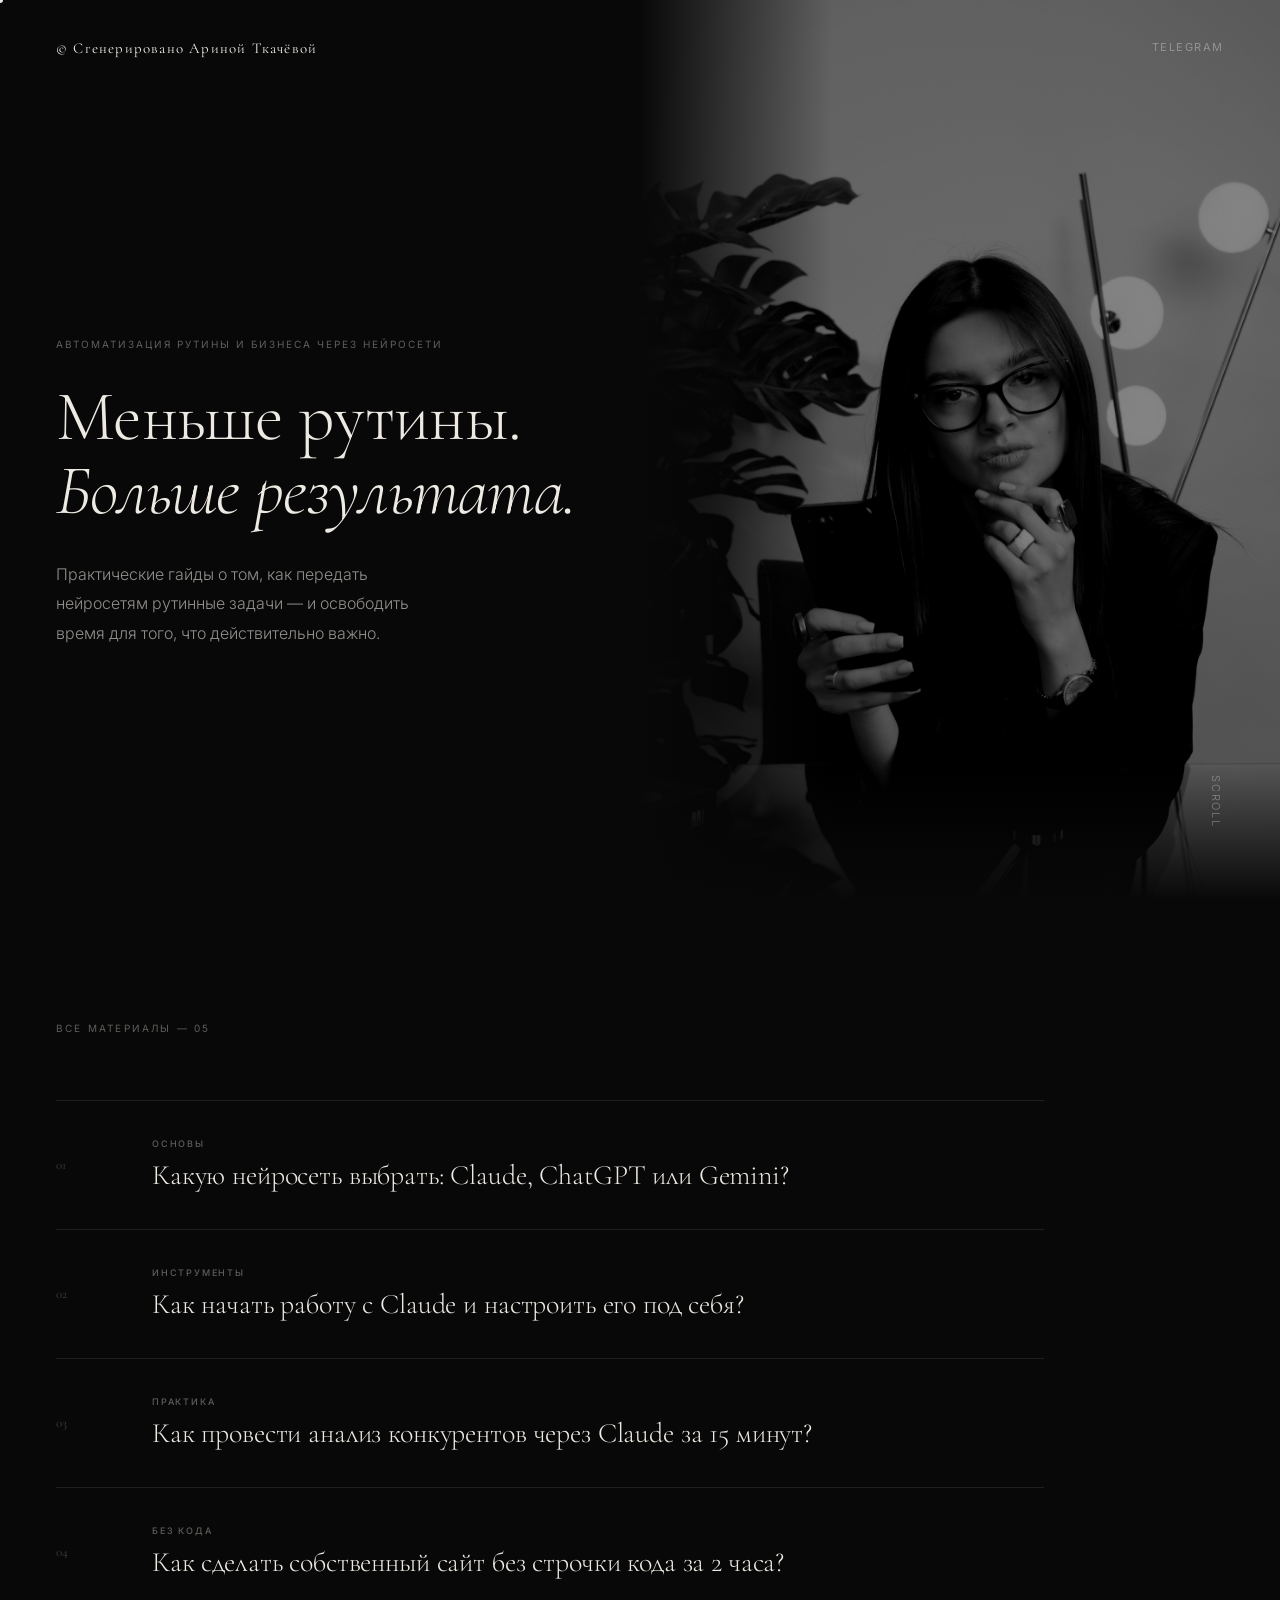
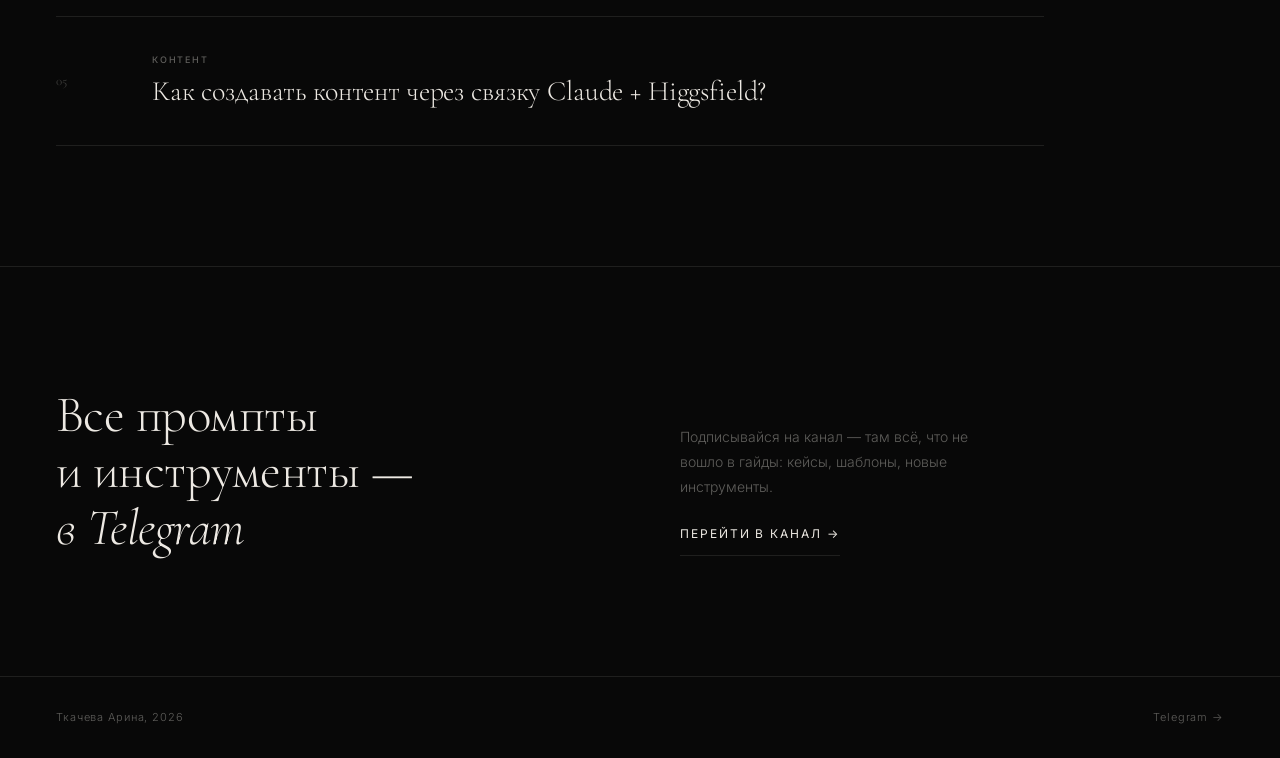
<file: index.html>
<!DOCTYPE html>
<html lang="ru">
<head>
  <meta charset="UTF-8" />
  <meta name="viewport" content="width=device-width, initial-scale=1.0" />
  <title>Ткачева Арина — Автоматизация рутины и бизнеса через нейросети</title>
  <link rel="preconnect" href="https://fonts.googleapis.com" />
  <link rel="preconnect" href="https://fonts.gstatic.com" crossorigin />
  <link rel="preload" as="style" href="https://fonts.googleapis.com/css2?family=Cormorant+Garamond:ital,wght@0,300;0,400;1,300;1,400&family=Inter:wght@300;400;500&display=swap" onload="this.onload=null;this.rel='stylesheet'" />
  <noscript><link rel="stylesheet" href="https://fonts.googleapis.com/css2?family=Cormorant+Garamond:ital,wght@0,300;0,400;1,300;1,400&family=Inter:wght@300;400;500&display=swap" /></noscript>
  <link rel="stylesheet" href="styles.css" />
  <link rel="prefetch" href="article1.html" />
  <link rel="prefetch" href="article2.html" />
  <link rel="prefetch" href="article3.html" />
</head>
<body>

  <div class="cursor" id="cursor"></div>

  <!-- NAV -->
  <nav class="nav">
    <a href="index.html" class="nav-logo">&copy; Сгенерировано Ариной Ткачёвой</a>
    <a href="https://t.me/+708grZ9ppzlkYTQ6" target="_blank" class="btn-tg">Telegram</a>
  </nav>

  <!-- HERO -->
  <section class="hero">
    <div class="hero-left">
      <span class="hero-tag">Автоматизация рутины и бизнеса через нейросети</span>
      <h1 class="hero-title">Меньше рутины.<br /><em>Больше результата.</em></h1>
      <p class="hero-sub">Практические гайды о том, как передать нейросетям рутинные задачи — и освободить время для того, что действительно важно.</p>
    </div>
    <div class="hero-right">
      <img src="founder.jpg" alt="Ткачева Арина" />
    </div>
    <div class="hero-scroll">Scroll</div>
  </section>

  <!-- ARTICLES -->
  <section class="articles" id="articles">
    <p class="section-label">Все материалы — 05</p>

    <div class="articles-list">

      <a href="article1.html" class="article-item">
        <span class="item-num">01</span>
        <div class="item-content">
          <span class="item-tag">Основы</span>
          <h3 class="item-title">Какую нейросеть выбрать: Claude, ChatGPT или Gemini?</h3>
        </div>
        <span class="item-arrow">→</span>
      </a>

      <a href="article2.html" class="article-item">
        <span class="item-num">02</span>
        <div class="item-content">
          <span class="item-tag">Инструменты</span>
          <h3 class="item-title">Как начать работу с Claude и настроить его под себя?</h3>
        </div>
        <span class="item-arrow">→</span>
      </a>

      <a href="article3.html" class="article-item">
        <span class="item-num">03</span>
        <div class="item-content">
          <span class="item-tag">Практика</span>
          <h3 class="item-title">Как провести анализ конкурентов через Claude за 15 минут?</h3>
        </div>
        <span class="item-arrow">→</span>
      </a>

      <a href="article4.html" class="article-item">
        <span class="item-num">04</span>
        <div class="item-content">
          <span class="item-tag">Без кода</span>
          <h3 class="item-title">Как сделать собственный сайт без строчки кода за 2 часа?</h3>
        </div>
        <span class="item-arrow">→</span>
      </a>

      <a href="article5.html" class="article-item">
        <span class="item-num">05</span>
        <div class="item-content">
          <span class="item-tag">Контент</span>
          <h3 class="item-title">Как создавать контент через связку Claude + Higgsfield?</h3>
        </div>
        <span class="item-arrow">→</span>
      </a>

    </div>
  </section>

  <!-- CTA -->
  <section class="cta">
    <div class="cta-left">
      Все промпты<br />и инструменты —<br /><em>в Telegram</em>
    </div>
    <div class="cta-right">
      <p class="cta-desc">Подписывайся на канал — там всё, что не вошло в гайды: кейсы, шаблоны, новые инструменты.</p>
      <a href="https://t.me/+708grZ9ppzlkYTQ6" target="_blank" class="btn-primary">Перейти в канал →</a>
    </div>
  </section>

  <!-- FOOTER -->
  <footer class="footer">
    <span>Ткачева Арина, 2026</span>
    <a href="https://t.me/+708grZ9ppzlkYTQ6" target="_blank">Telegram →</a>
  </footer>

  <script>
    const cursor = document.getElementById('cursor');
    document.addEventListener('mousemove', e => {
      cursor.style.left = e.clientX + 'px';
      cursor.style.top = e.clientY + 'px';
    });
    document.querySelectorAll('a, button').forEach(el => {
      el.addEventListener('mouseenter', () => cursor.classList.add('hover'));
      el.addEventListener('mouseleave', () => cursor.classList.remove('hover'));
    });
  </script>

</body>
</html>
</file>
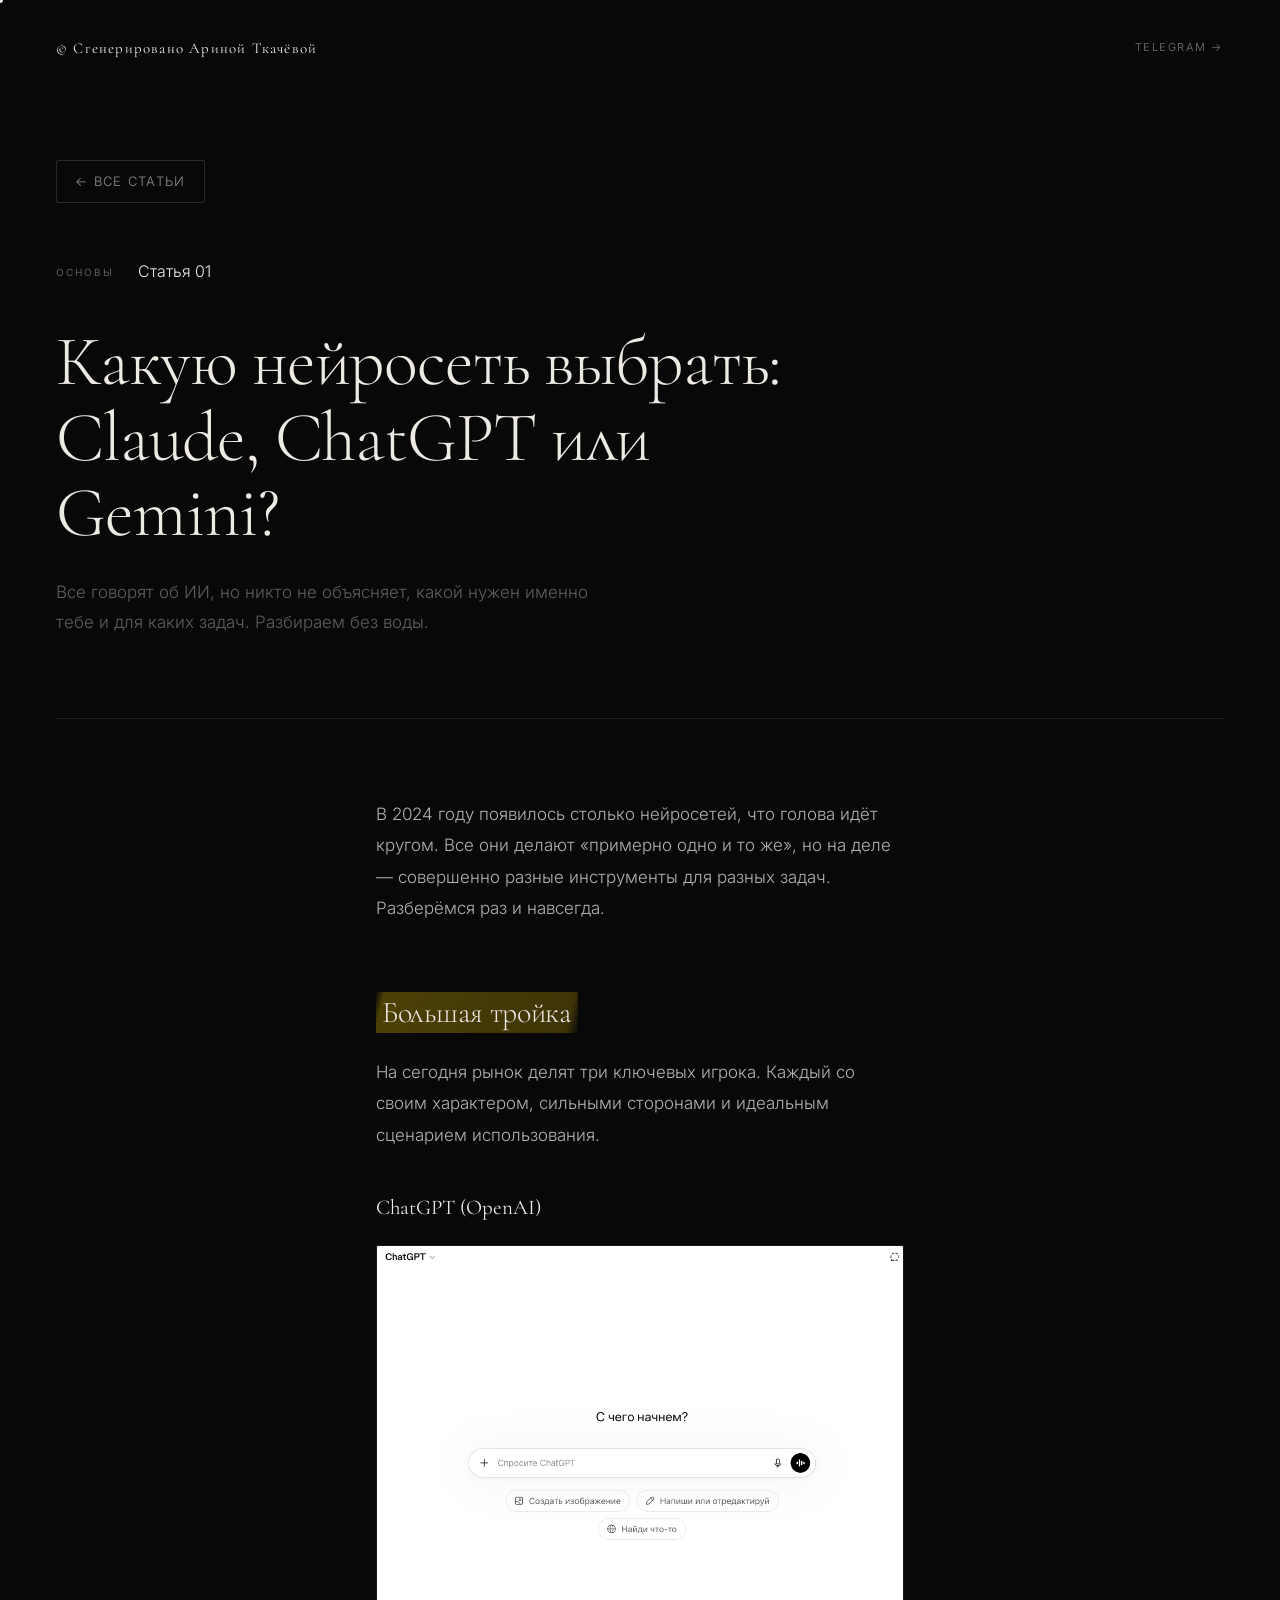
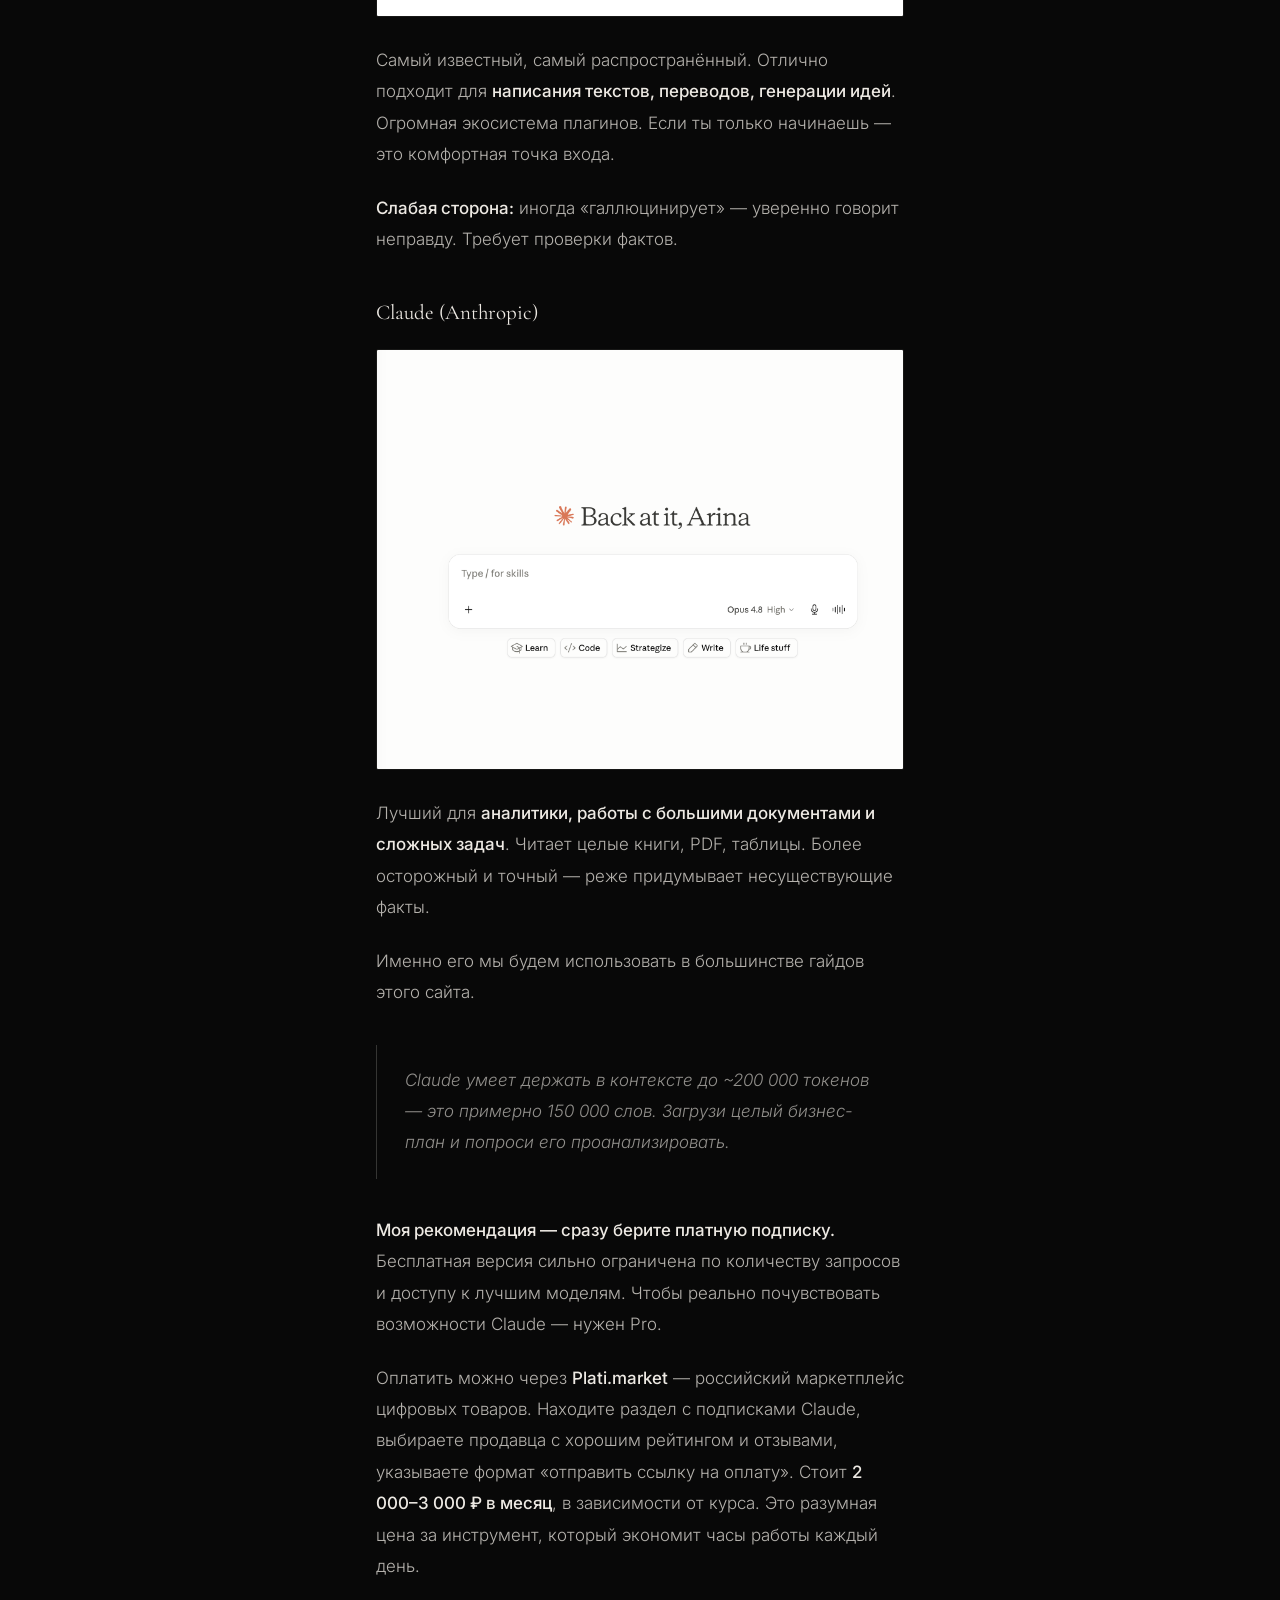
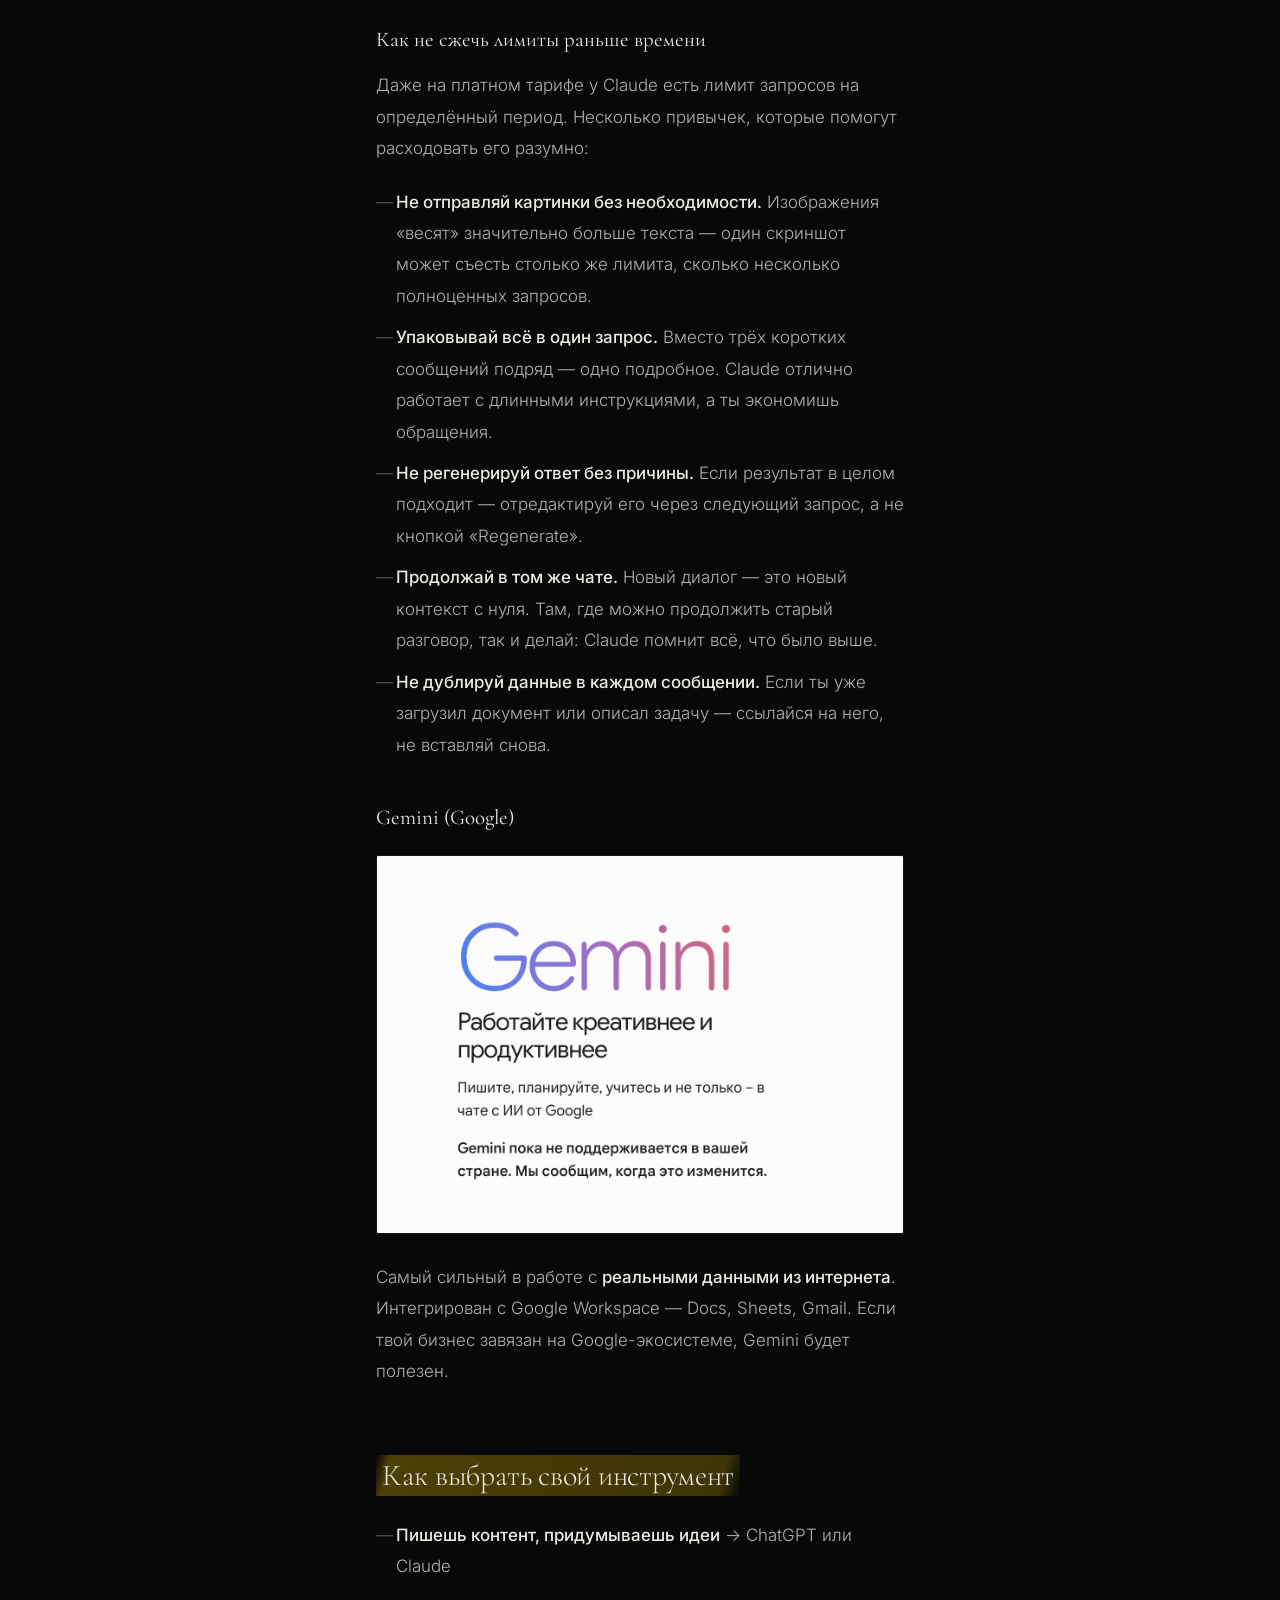
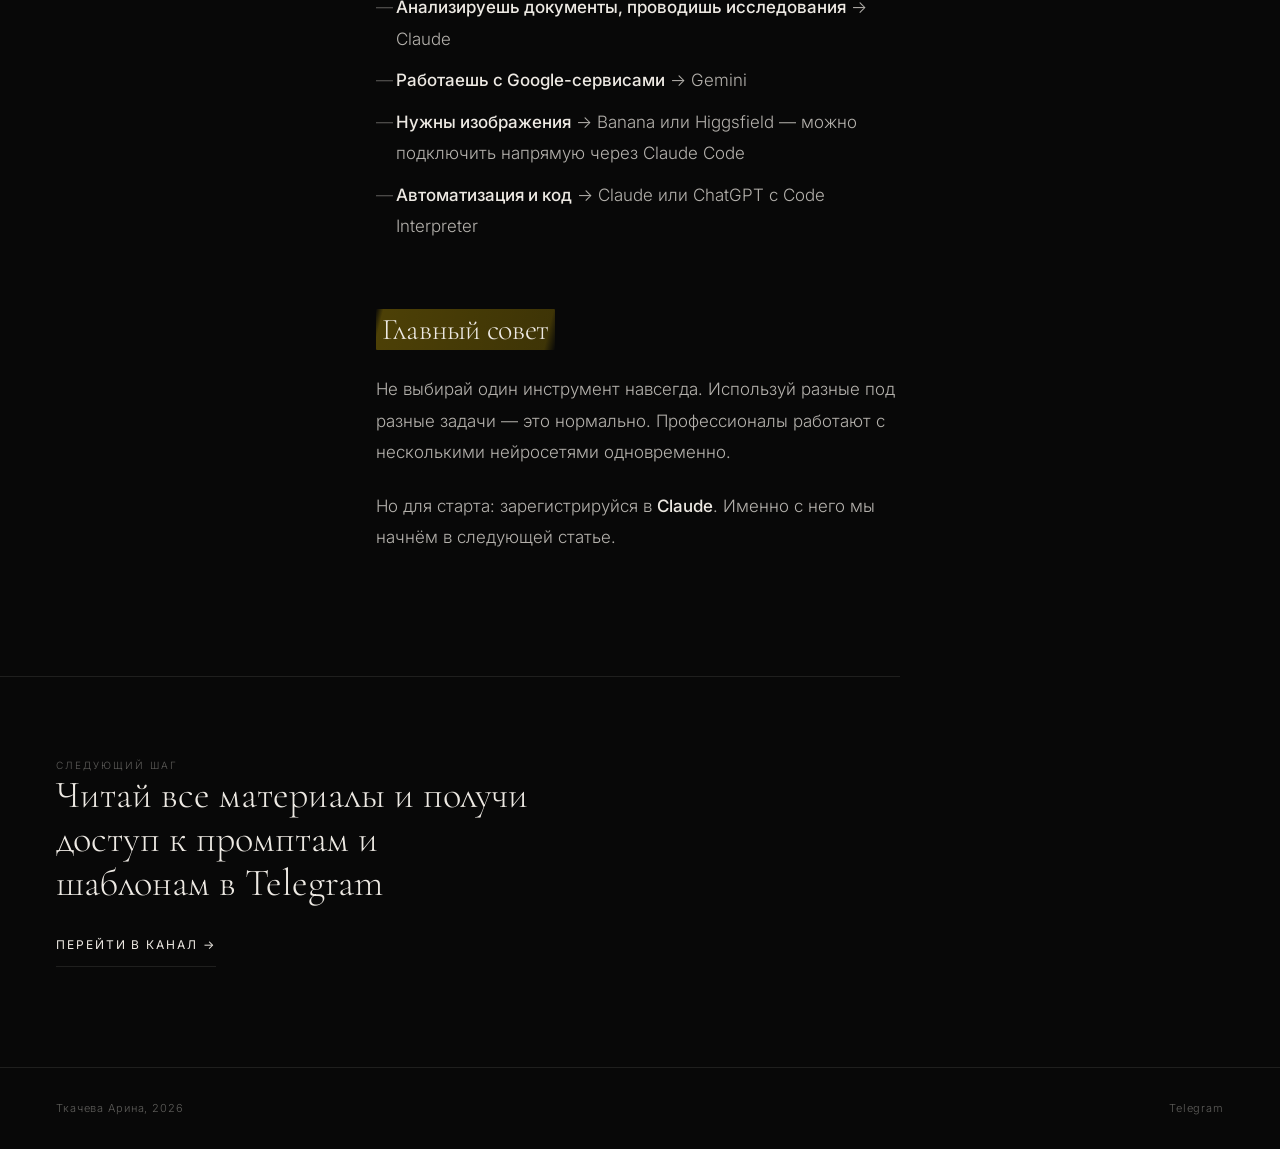
<file: article1.html>
<!DOCTYPE html>
<html lang="ru">
<head>
  <meta charset="UTF-8" />
  <meta name="viewport" content="width=device-width, initial-scale=1.0" />
  <title>Какую нейросеть выбрать: Claude, ChatGPT или Gemini? — Ткачева Арина</title>
  <link rel="preconnect" href="https://fonts.googleapis.com" />
  <link rel="preconnect" href="https://fonts.gstatic.com" crossorigin />
  <link href="https://fonts.googleapis.com/css2?family=Cormorant+Garamond:ital,wght@0,300;0,400;0,600;1,300;1,400&family=Inter:wght@300;400;500&display=swap" rel="stylesheet" />
  <link rel="stylesheet" href="styles.css" />
  <style>
    .ai-img {
      width: 100%;
      display: block;
      border-radius: 2px;
      border: 1px solid rgba(237,233,227,0.07);
      margin: 20px 0 28px;
    }
  </style>
</head>
<body>

  <div class="cursor" id="cursor"></div>

  <!-- NAV -->
  <nav class="nav">
    <a href="index.html" class="nav-logo">&copy; Сгенерировано Ариной Ткачёвой</a>
    <a href="https://t.me/+708grZ9ppzlkYTQ6" target="_blank" class="btn-tg">Telegram →</a>
  </nav>

  <!-- ARTICLE HERO -->
  <div class="article-hero">
    <a href="index.html#articles" class="back-link">← Все статьи</a>
    <div class="article-meta">
      <span class="article-tag">Основы</span>
      <span class="article-date">Статья 01</span>
    </div>
    <h1 class="article-title">Какую нейросеть выбрать: Claude, ChatGPT или Gemini?</h1>
    <p class="article-subtitle">Все говорят об ИИ, но никто не объясняет, какой нужен именно тебе и для каких задач. Разбираем без воды.</p>
  </div>

  <div class="article-divider"></div>

  <!-- ARTICLE BODY -->
  <div class="article-body">

    <p>В 2024 году появилось столько нейросетей, что голова идёт кругом. Все они делают «примерно одно и то же», но на деле — совершенно разные инструменты для разных задач. Разберёмся раз и навсегда.</p>

    <h2><mark>Большая тройка</mark></h2>

    <p>На сегодня рынок делят три ключевых игрока. Каждый со своим характером, сильными сторонами и идеальным сценарием использования.</p>

    <h3>ChatGPT (OpenAI)</h3>
    <img src="gpt.png" alt="Интерфейс ChatGPT" class="ai-img" / loading="lazy">
    <p>Самый известный, самый распространённый. Отлично подходит для <strong>написания текстов, переводов, генерации идей</strong>. Огромная экосистема плагинов. Если ты только начинаешь — это комфортная точка входа.</p>
    <p><strong>Слабая сторона:</strong> иногда «галлюцинирует» — уверенно говорит неправду. Требует проверки фактов.</p>

    <h3>Claude (Anthropic)</h3>
    <img src="claude.png" alt="Интерфейс Claude" class="ai-img" / loading="lazy">
    <p>Лучший для <strong>аналитики, работы с большими документами и сложных задач</strong>. Читает целые книги, PDF, таблицы. Более осторожный и точный — реже придумывает несуществующие факты.</p>
    <p>Именно его мы будем использовать в большинстве гайдов этого сайта.</p>

    <div class="highlight">
      <p>Claude умеет держать в контексте до ~200 000 токенов — это примерно 150 000 слов. Загрузи целый бизнес-план и попроси его проанализировать.</p>
    </div>

    <p><strong>Моя рекомендация — сразу берите платную подписку.</strong> Бесплатная версия сильно ограничена по количеству запросов и доступу к лучшим моделям. Чтобы реально почувствовать возможности Claude — нужен Pro.</p>

    <p>Оплатить можно через <strong>Plati.market</strong> — российский маркетплейс цифровых товаров. Находите раздел с подписками Claude, выбираете продавца с хорошим рейтингом и отзывами, указываете формат «отправить ссылку на оплату». Стоит <strong>2 000–3 000 ₽ в месяц</strong>, в зависимости от курса. Это разумная цена за инструмент, который экономит часы работы каждый день.</p>

    <h3>Как не сжечь лимиты раньше времени</h3>

    <p>Даже на платном тарифе у Claude есть лимит запросов на определённый период. Несколько привычек, которые помогут расходовать его разумно:</p>

    <ul>
      <li><strong>Не отправляй картинки без необходимости.</strong> Изображения «весят» значительно больше текста — один скриншот может съесть столько же лимита, сколько несколько полноценных запросов.</li>
      <li><strong>Упаковывай всё в один запрос.</strong> Вместо трёх коротких сообщений подряд — одно подробное. Claude отлично работает с длинными инструкциями, а ты экономишь обращения.</li>
      <li><strong>Не регенерируй ответ без причины.</strong> Если результат в целом подходит — отредактируй его через следующий запрос, а не кнопкой «Regenerate».</li>
      <li><strong>Продолжай в том же чате.</strong> Новый диалог — это новый контекст с нуля. Там, где можно продолжить старый разговор, так и делай: Claude помнит всё, что было выше.</li>
      <li><strong>Не дублируй данные в каждом сообщении.</strong> Если ты уже загрузил документ или описал задачу — ссылайся на него, не вставляй снова.</li>
    </ul>

    <h3>Gemini (Google)</h3>
    <img src="gemini.png" alt="Интерфейс Gemini" class="ai-img" / loading="lazy">
    <p>Самый сильный в работе с <strong>реальными данными из интернета</strong>. Интегрирован с Google Workspace — Docs, Sheets, Gmail. Если твой бизнес завязан на Google-экосистеме, Gemini будет полезен.</p>

    <h2><mark>Как выбрать свой инструмент</mark></h2>

    <ul>
      <li><strong>Пишешь контент, придумываешь идеи</strong> → ChatGPT или Claude</li>
      <li><strong>Анализируешь документы, проводишь исследования</strong> → Claude</li>
      <li><strong>Работаешь с Google-сервисами</strong> → Gemini</li>
      <li><strong>Нужны изображения</strong> → Banana или Higgsfield — можно подключить напрямую через Claude Code</li>
      <li><strong>Автоматизация и код</strong> → Claude или ChatGPT с Code Interpreter</li>
    </ul>

    <h2><mark>Главный совет</mark></h2>

    <p>Не выбирай один инструмент навсегда. Используй разные под разные задачи — это нормально. Профессионалы работают с несколькими нейросетями одновременно.</p>

    <p>Но для старта: зарегистрируйся в <strong>Claude</strong>. Именно с него мы начнём в следующей статье.</p>

  </div>

  <!-- ARTICLE CTA -->
  <div class="article-cta">
    <div class="article-cta-box">
      <p>Следующий шаг</p>
      <h3>Читай все материалы и получи доступ к промптам и шаблонам в Telegram</h3>
      <br />
      <a href="https://t.me/+708grZ9ppzlkYTQ6" target="_blank" class="btn-primary">Перейти в канал →</a>
    </div>
  </div>

  <!-- FOOTER -->
  <footer class="footer">
    <span>Ткачева Арина, 2026</span>
    <a href="https://t.me/+708grZ9ppzlkYTQ6" target="_blank">Telegram</a>
  </footer>

  <script>
    const cursor = document.getElementById('cursor');
    document.addEventListener('mousemove', e => {
      cursor.style.left = e.clientX + 'px';
      cursor.style.top = e.clientY + 'px';
    });
    document.querySelectorAll('a, button').forEach(el => {
      el.addEventListener('mouseenter', () => cursor.classList.add('hover'));
      el.addEventListener('mouseleave', () => cursor.classList.remove('hover'));
    });
  </script>

</body>
</html>
</file>
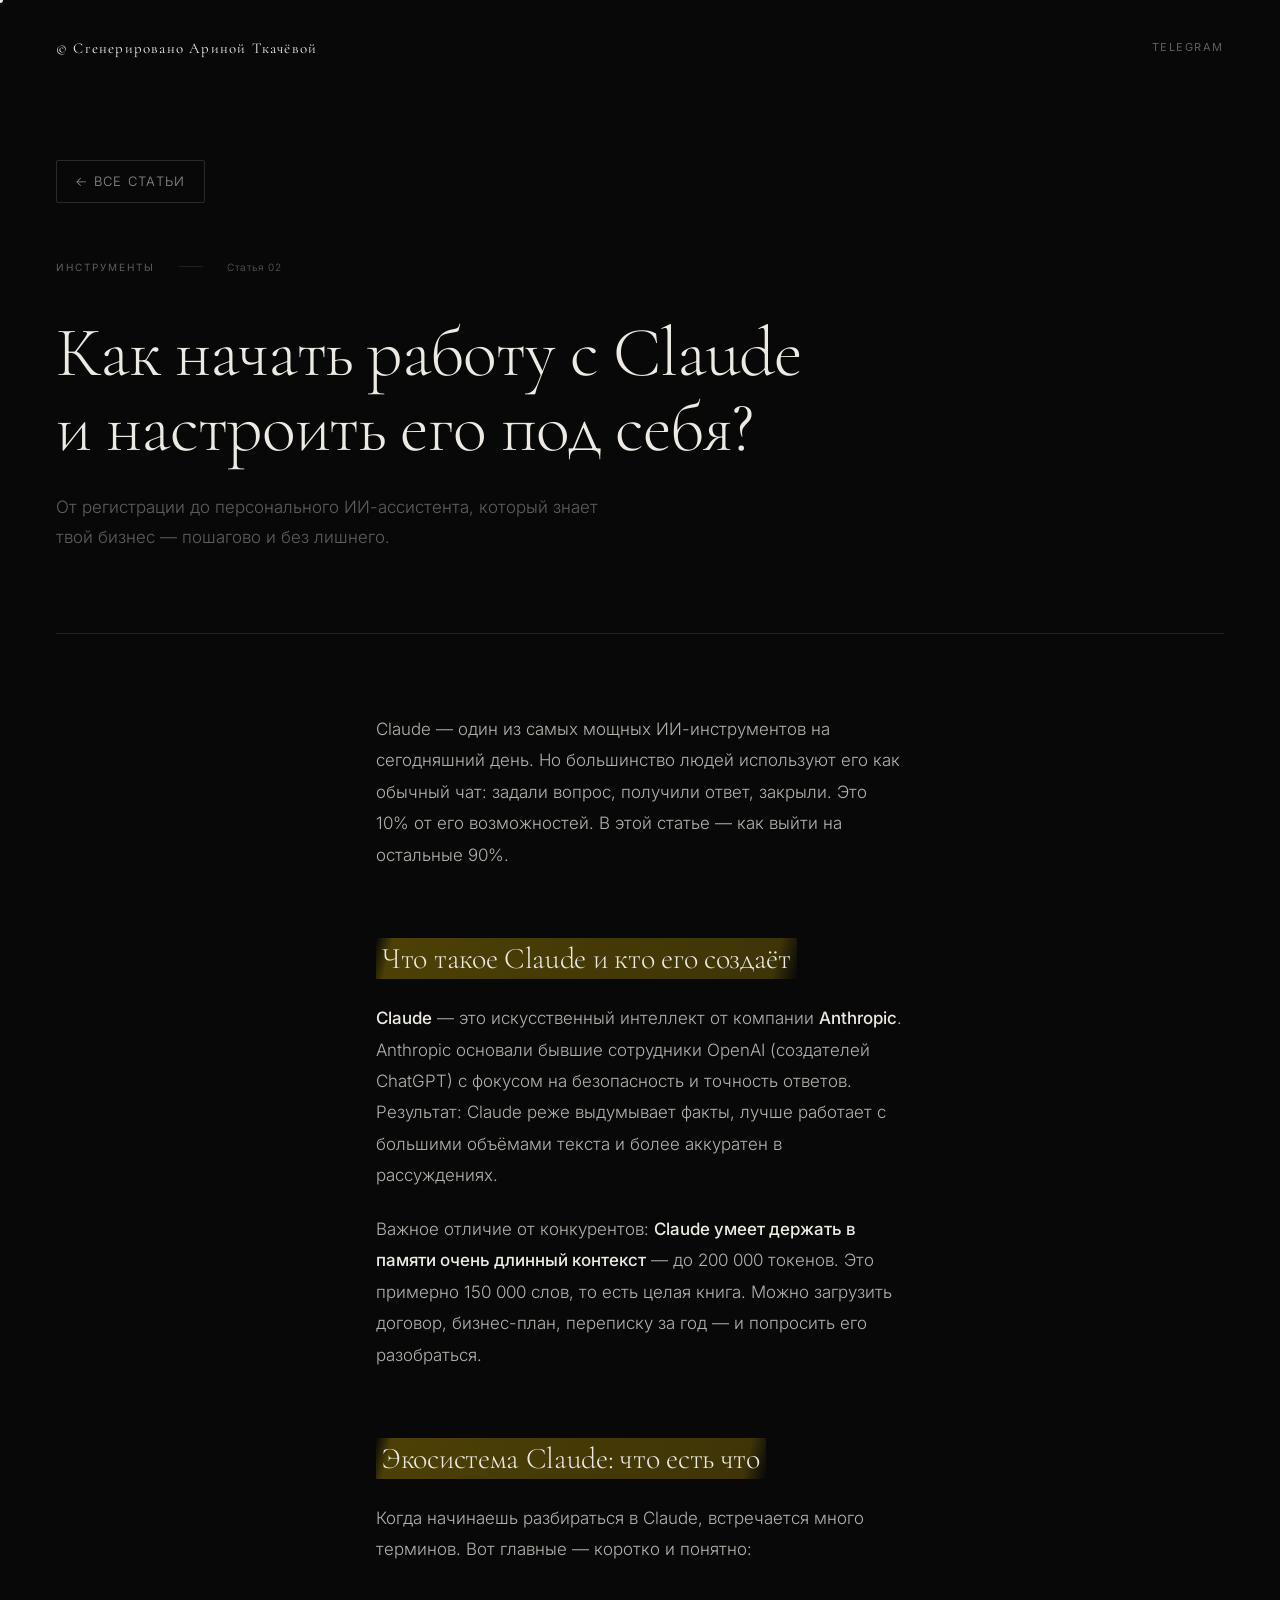
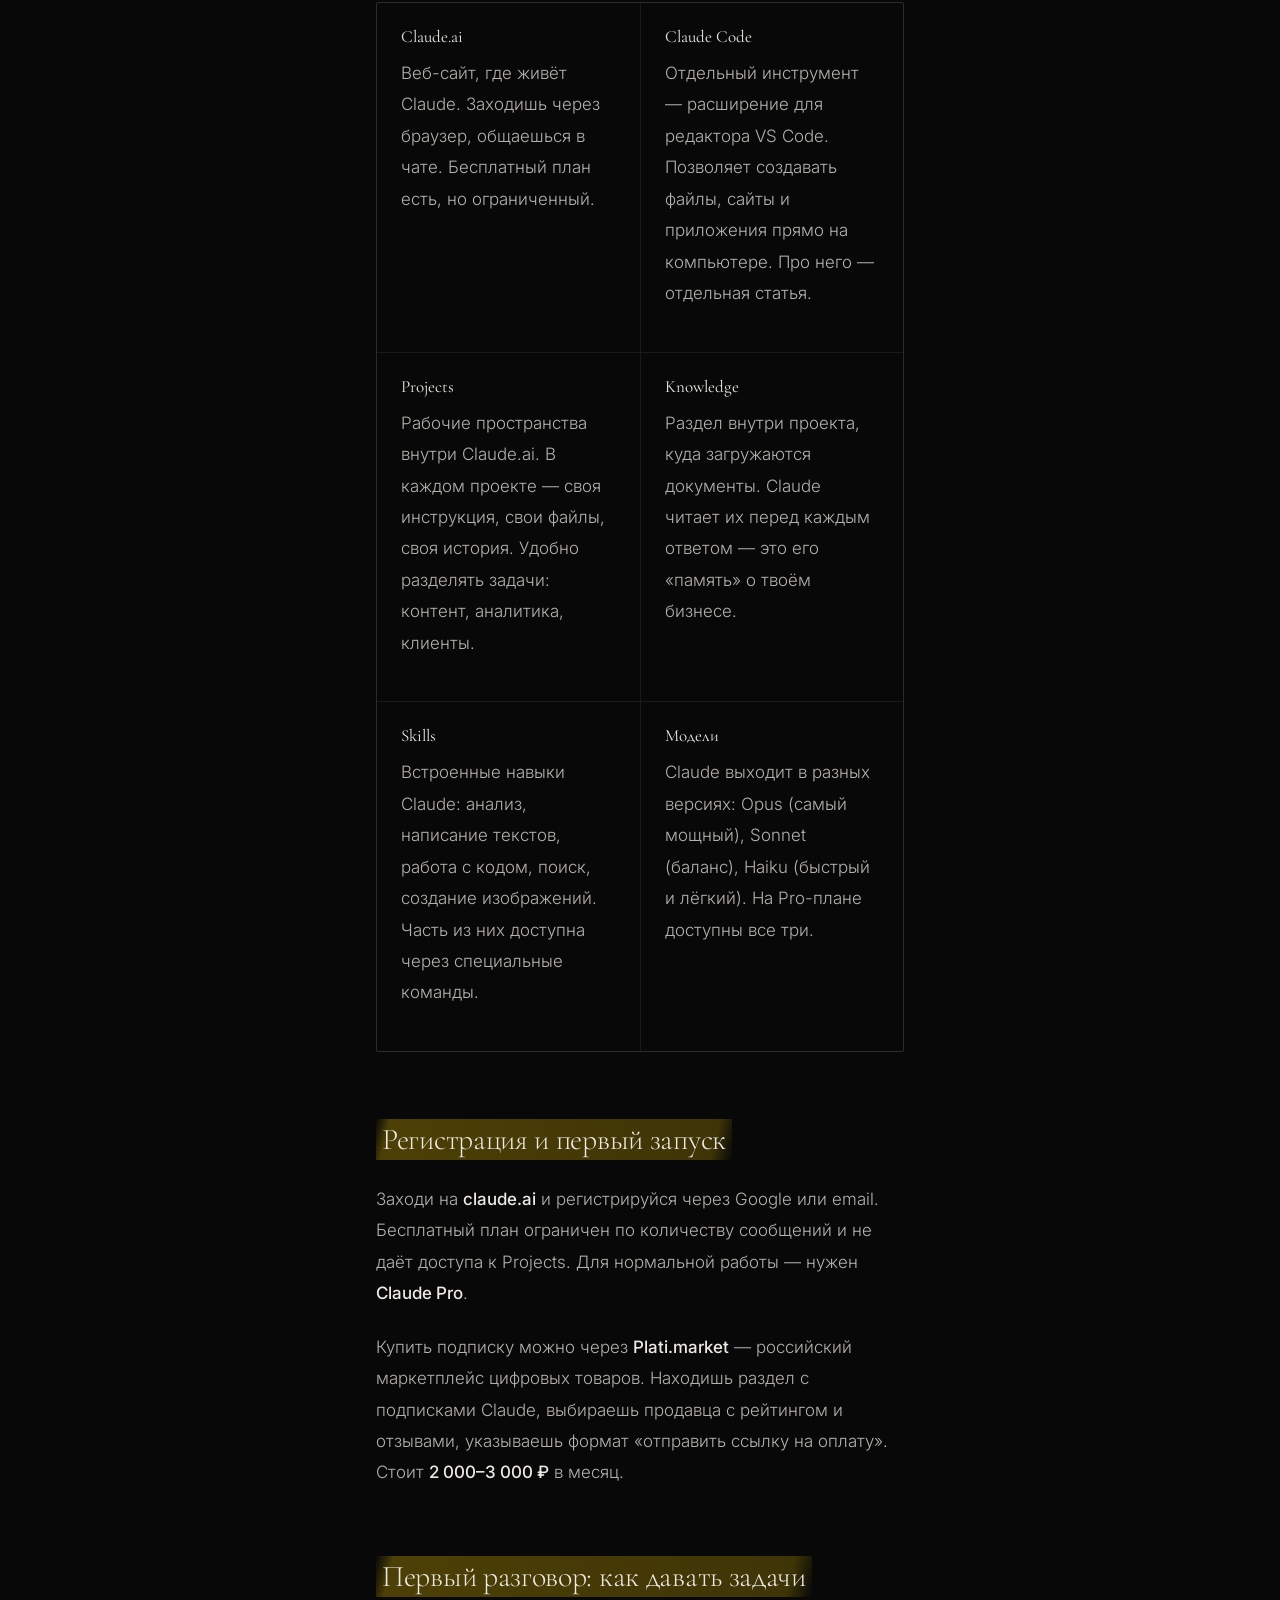
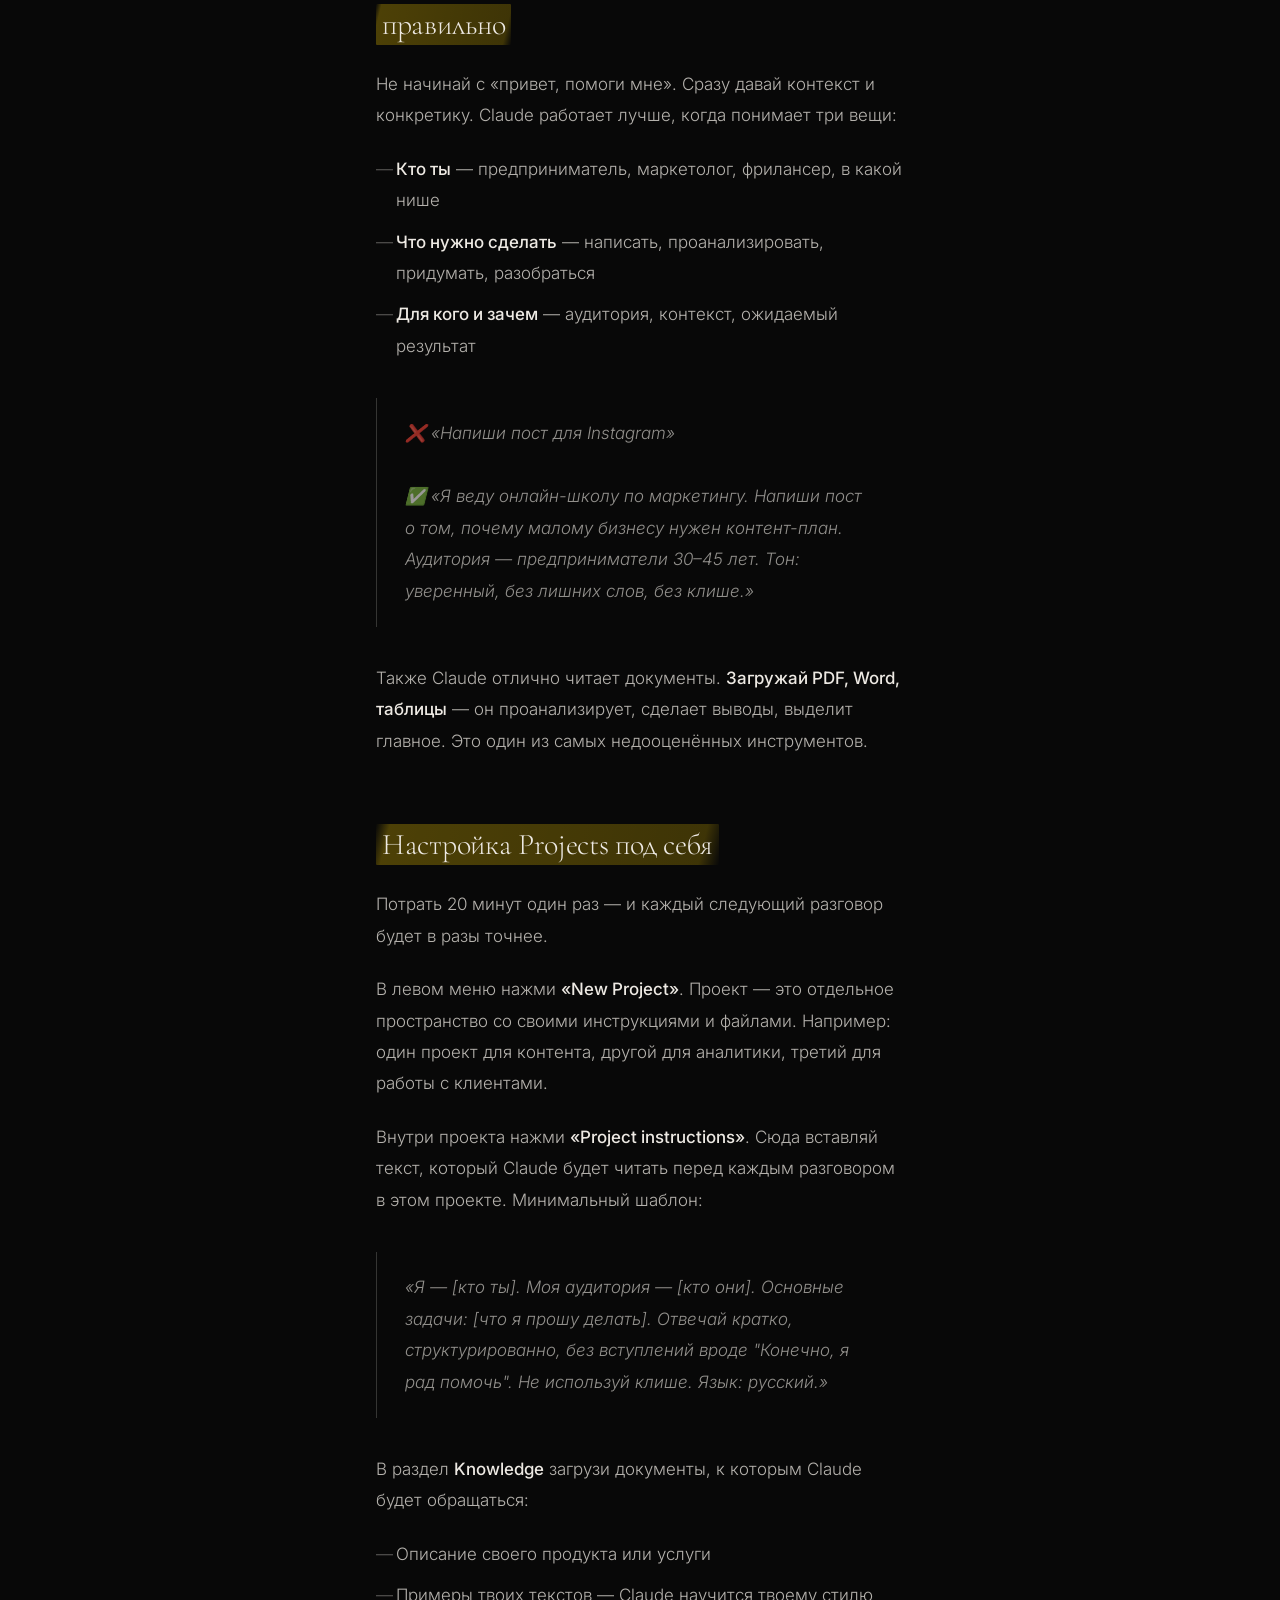
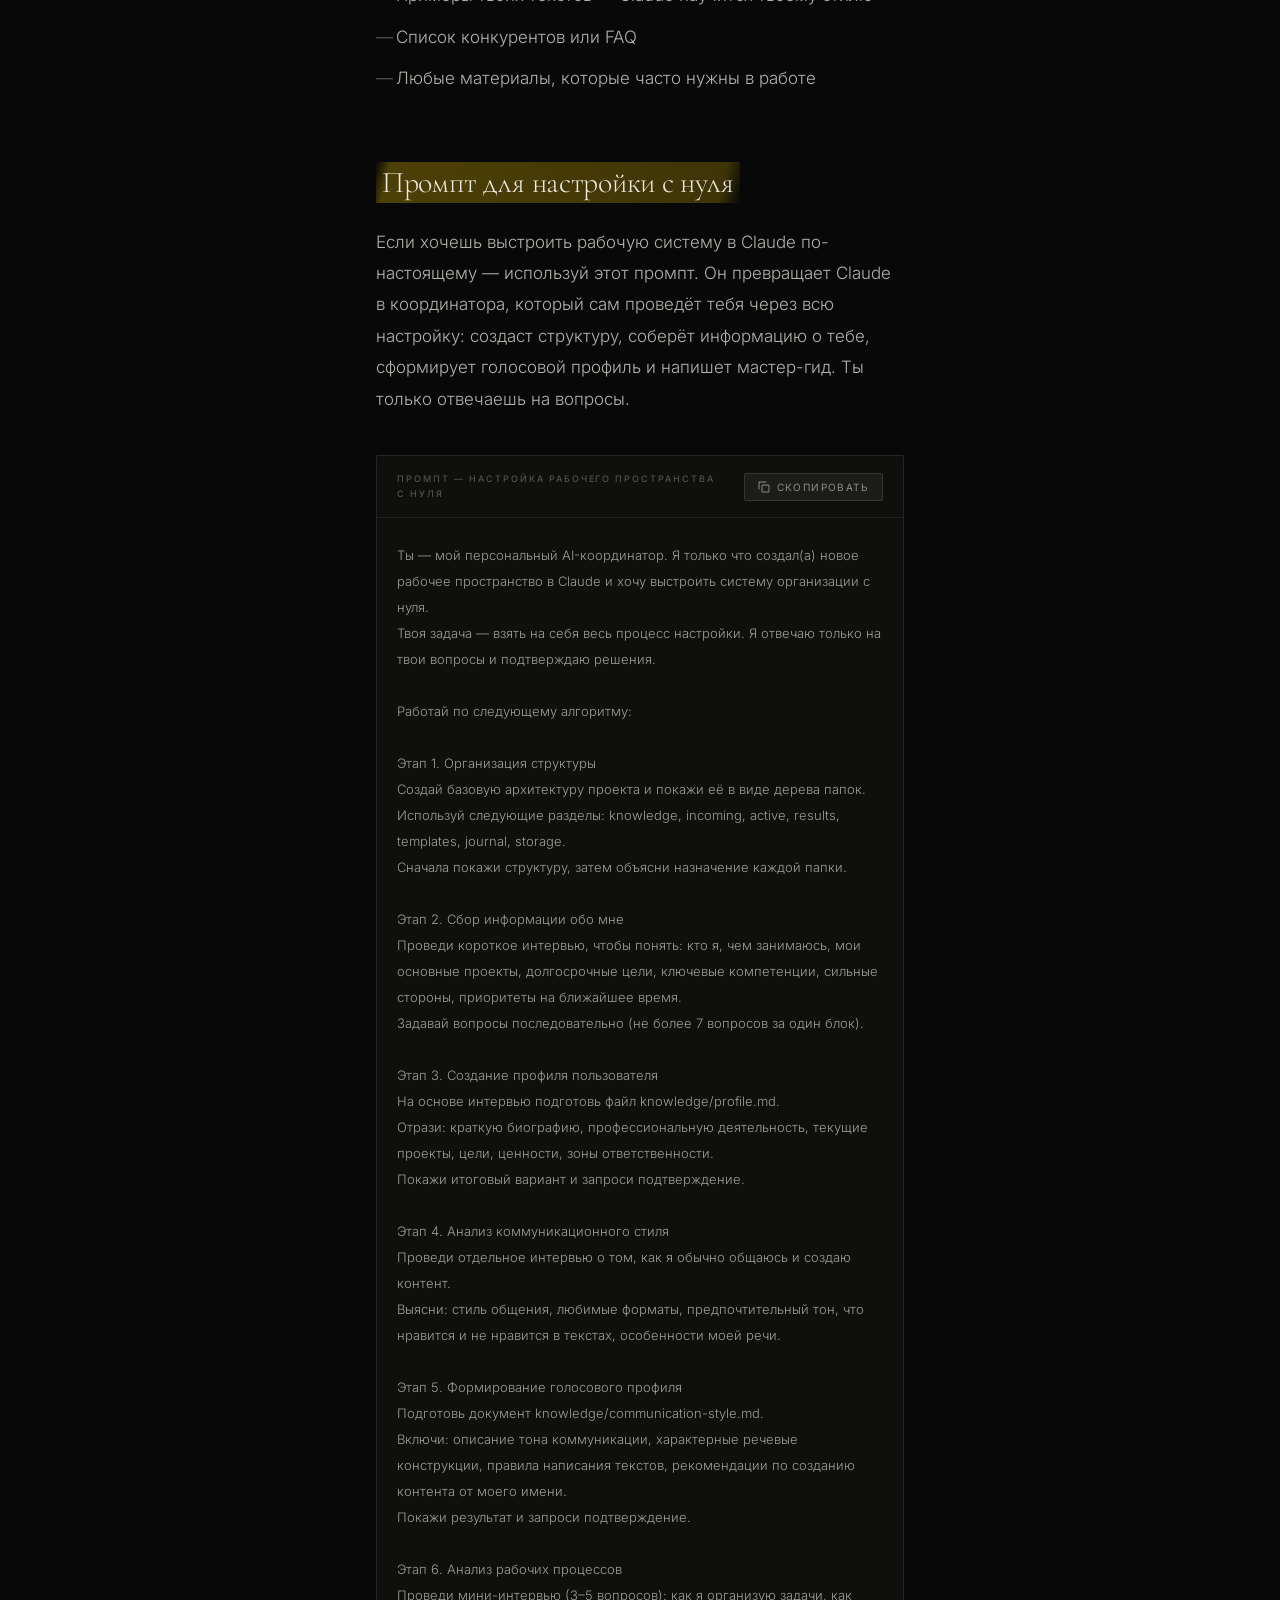
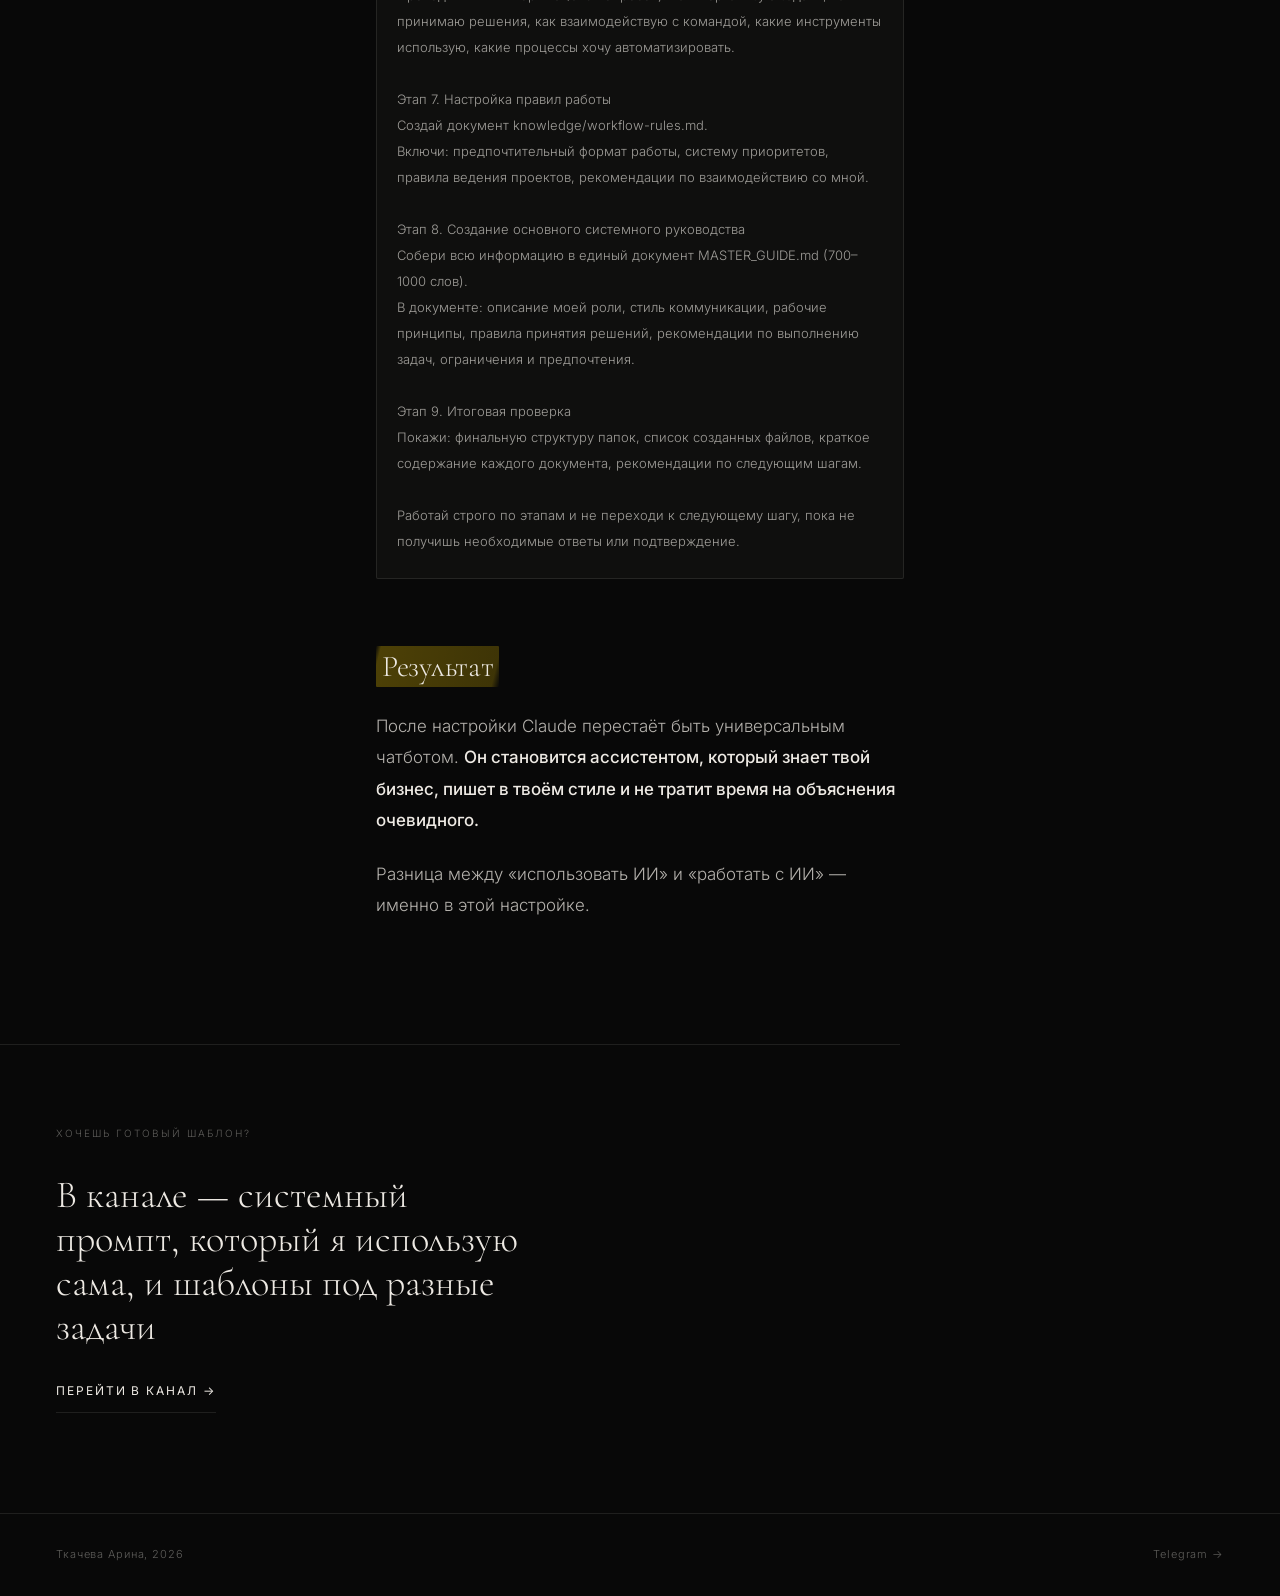
<file: article2.html>
<!DOCTYPE html>
<html lang="ru">
<head>
  <meta charset="UTF-8" />
  <meta name="viewport" content="width=device-width, initial-scale=1.0" />
  <title>Как начать работу с Claude — Ткачева Арина</title>
  <link rel="preconnect" href="https://fonts.googleapis.com" />
  <link rel="preconnect" href="https://fonts.gstatic.com" crossorigin />
  <link href="https://fonts.googleapis.com/css2?family=Cormorant+Garamond:ital,wght@0,300;0,400;1,300;1,400&family=Inter:wght@300;400;500&display=swap" rel="stylesheet" />
  <link rel="stylesheet" href="styles.css" />
  <style>
    .prompt-block {
      background: rgba(237,233,227,0.03);
      border: 1px solid rgba(237,233,227,0.1);
      border-radius: 2px;
      padding: 0;
      margin: 40px 0;
      overflow: hidden;
    }
    .prompt-block-header {
      display: flex;
      align-items: center;
      justify-content: space-between;
      gap: 16px;
      padding: 16px 20px;
      border-bottom: 1px solid rgba(237,233,227,0.08);
    }
    .prompt-block-label {
      font-size: 9px;
      font-weight: 500;
      letter-spacing: 0.22em;
      text-transform: uppercase;
      color: rgba(237,233,227,0.3);
      margin: 0;
    }
    .prompt-block pre {
      font-family: var(--sans);
      font-size: 13px;
      font-weight: 300;
      line-height: 2;
      color: rgba(237,233,227,0.65);
      white-space: pre-wrap;
      word-break: break-word;
      margin: 0;
      padding: 24px 20px;
    }
    .prompt-copy {
      flex-shrink: 0;
      display: inline-flex;
      align-items: center;
      gap: 7px;
      font-size: 10px;
      font-weight: 400;
      letter-spacing: 0.14em;
      text-transform: uppercase;
      color: rgba(237,233,227,0.55);
      background: rgba(237,233,227,0.06);
      border: 1px solid rgba(237,233,227,0.12);
      border-radius: 2px;
      padding: 7px 13px;
      cursor: pointer;
      font-family: var(--sans);
      transition: background 0.25s, color 0.25s, border-color 0.25s;
      white-space: nowrap;
    }
    .prompt-copy:hover {
      background: rgba(237,233,227,0.1);
      border-color: rgba(237,233,227,0.25);
      color: var(--text);
    }
    .prompt-copy.copied {
      background: rgba(212,175,90,0.1);
      border-color: rgba(212,175,90,0.3);
      color: rgba(212,175,90,0.85);
    }
    .term-grid {
      display: grid;
      grid-template-columns: 1fr 1fr;
      gap: 1px;
      background: rgba(237,233,227,0.08);
      border: 1px solid rgba(237,233,227,0.08);
      border-radius: 2px;
      margin: 36px 0;
      overflow: hidden;
    }
    .term-item {
      background: var(--bg);
      padding: 20px 24px;
    }
    .term-name {
      font-family: var(--serif);
      font-size: 17px;
      font-weight: 400;
      color: var(--text);
      margin-bottom: 8px;
      display: block;
    }
    .term-desc {
      font-size: 13px;
      font-weight: 300;
      color: rgba(237,233,227,0.55);
      line-height: 1.75;
      margin: 0;
    }
    @media (max-width: 768px) {
      .term-grid { grid-template-columns: 1fr; }
    }
  </style>
</head>
<body>

  <div class="cursor" id="cursor"></div>

  <nav class="nav">
    <a href="index.html" class="nav-logo">&copy; Сгенерировано Ариной Ткачёвой</a>
    <a href="https://t.me/+708grZ9ppzlkYTQ6" target="_blank" class="btn-tg">Telegram</a>
  </nav>

  <div class="article-hero">
    <a href="index.html#articles" class="back-link">← Все статьи</a>
    <div class="article-meta">
      <span class="article-tag">Инструменты</span>
      <div class="article-meta-sep"></div>
      <span class="article-num">Статья 02</span>
    </div>
    <h1 class="article-title">Как начать работу с Claude и настроить его под себя?</h1>
    <p class="article-subtitle">От регистрации до персонального ИИ-ассистента, который знает твой бизнес — пошагово и без лишнего.</p>
  </div>

  <div class="article-divider"></div>

  <div class="article-body">

    <p>Claude — один из самых мощных ИИ-инструментов на сегодняшний день. Но большинство людей используют его как обычный чат: задали вопрос, получили ответ, закрыли. Это 10% от его возможностей. В этой статье — как выйти на остальные 90%.</p>

    <h2><mark>Что такое Claude и кто его создаёт</mark></h2>

    <p><strong>Claude</strong> — это искусственный интеллект от компании <strong>Anthropic</strong>. Anthropic основали бывшие сотрудники OpenAI (создателей ChatGPT) с фокусом на безопасность и точность ответов. Результат: Claude реже выдумывает факты, лучше работает с большими объёмами текста и более аккуратен в рассуждениях.</p>

    <p>Важное отличие от конкурентов: <strong>Claude умеет держать в памяти очень длинный контекст</strong> — до 200 000 токенов. Это примерно 150 000 слов, то есть целая книга. Можно загрузить договор, бизнес-план, переписку за год — и попросить его разобраться.</p>

    <h2><mark>Экосистема Claude: что есть что</mark></h2>

    <p>Когда начинаешь разбираться в Claude, встречается много терминов. Вот главные — коротко и понятно:</p>

    <div class="term-grid">
      <div class="term-item">
        <span class="term-name">Claude.ai</span>
        <p class="term-desc">Веб-сайт, где живёт Claude. Заходишь через браузер, общаешься в чате. Бесплатный план есть, но ограниченный.</p>
      </div>
      <div class="term-item">
        <span class="term-name">Claude Code</span>
        <p class="term-desc">Отдельный инструмент — расширение для редактора VS Code. Позволяет создавать файлы, сайты и приложения прямо на компьютере. Про него — отдельная статья.</p>
      </div>
      <div class="term-item">
        <span class="term-name">Projects</span>
        <p class="term-desc">Рабочие пространства внутри Claude.ai. В каждом проекте — своя инструкция, свои файлы, своя история. Удобно разделять задачи: контент, аналитика, клиенты.</p>
      </div>
      <div class="term-item">
        <span class="term-name">Knowledge</span>
        <p class="term-desc">Раздел внутри проекта, куда загружаются документы. Claude читает их перед каждым ответом — это его «память» о твоём бизнесе.</p>
      </div>
      <div class="term-item">
        <span class="term-name">Skills</span>
        <p class="term-desc">Встроенные навыки Claude: анализ, написание текстов, работа с кодом, поиск, создание изображений. Часть из них доступна через специальные команды.</p>
      </div>
      <div class="term-item">
        <span class="term-name">Модели</span>
        <p class="term-desc">Claude выходит в разных версиях: Opus (самый мощный), Sonnet (баланс), Haiku (быстрый и лёгкий). На Pro-плане доступны все три.</p>
      </div>
    </div>

    <h2><mark>Регистрация и первый запуск</mark></h2>

    <p>Заходи на <strong>claude.ai</strong> и регистрируйся через Google или email. Бесплатный план ограничен по количеству сообщений и не даёт доступа к Projects. Для нормальной работы — нужен <strong>Claude Pro</strong>.</p>

    <p>Купить подписку можно через <strong>Plati.market</strong> — российский маркетплейс цифровых товаров. Находишь раздел с подписками Claude, выбираешь продавца с рейтингом и отзывами, указываешь формат «отправить ссылку на оплату». Стоит <strong>2 000–3 000 ₽</strong> в месяц.</p>

    <h2><mark>Первый разговор: как давать задачи правильно</mark></h2>

    <p>Не начинай с «привет, помоги мне». Сразу давай контекст и конкретику. Claude работает лучше, когда понимает три вещи:</p>

    <ul>
      <li><strong>Кто ты</strong> — предприниматель, маркетолог, фрилансер, в какой нише</li>
      <li><strong>Что нужно сделать</strong> — написать, проанализировать, придумать, разобраться</li>
      <li><strong>Для кого и зачем</strong> — аудитория, контекст, ожидаемый результат</li>
    </ul>

    <div class="highlight">
      <p>❌ «Напиши пост для Instagram»<br /><br />
      ✅ «Я веду онлайн-школу по маркетингу. Напиши пост о том, почему малому бизнесу нужен контент-план. Аудитория — предприниматели 30–45 лет. Тон: уверенный, без лишних слов, без клише.»</p>
    </div>

    <p>Также Claude отлично читает документы. <strong>Загружай PDF, Word, таблицы</strong> — он проанализирует, сделает выводы, выделит главное. Это один из самых недооценённых инструментов.</p>

    <h2><mark>Настройка Projects под себя</mark></h2>

    <p>Потрать 20 минут один раз — и каждый следующий разговор будет в разы точнее.</p>

    <p>В левом меню нажми <strong>«New Project»</strong>. Проект — это отдельное пространство со своими инструкциями и файлами. Например: один проект для контента, другой для аналитики, третий для работы с клиентами.</p>

    <p>Внутри проекта нажми <strong>«Project instructions»</strong>. Сюда вставляй текст, который Claude будет читать перед каждым разговором в этом проекте. Минимальный шаблон:</p>

    <div class="highlight">
      <p>«Я — [кто ты]. Моя аудитория — [кто они]. Основные задачи: [что я прошу делать]. Отвечай кратко, структурированно, без вступлений вроде "Конечно, я рад помочь". Не используй клише. Язык: русский.»</p>
    </div>

    <p>В раздел <strong>Knowledge</strong> загрузи документы, к которым Claude будет обращаться:</p>

    <ul>
      <li>Описание своего продукта или услуги</li>
      <li>Примеры твоих текстов — Claude научится твоему стилю</li>
      <li>Список конкурентов или FAQ</li>
      <li>Любые материалы, которые часто нужны в работе</li>
    </ul>

    <h2><mark>Промпт для настройки с нуля</mark></h2>

    <p>Если хочешь выстроить рабочую систему в Claude по-настоящему — используй этот промпт. Он превращает Claude в координатора, который сам проведёт тебя через всю настройку: создаст структуру, соберёт информацию о тебе, сформирует голосовой профиль и напишет мастер-гид. Ты только отвечаешь на вопросы.</p>

    <div class="prompt-block">
      <div class="prompt-block-header">
        <span class="prompt-block-label">Промпт — настройка рабочего пространства с нуля</span>
        <button class="prompt-copy" onclick="copyPrompt(this)">
          <svg width="12" height="12" viewBox="0 0 12 12" fill="none" xmlns="http://www.w3.org/2000/svg" aria-hidden="true">
            <rect x="4" y="4" width="7" height="7" rx="0.5" stroke="currentColor" stroke-width="1"/>
            <path d="M1 8V1h7" stroke="currentColor" stroke-width="1" stroke-linecap="round" stroke-linejoin="round"/>
          </svg>
          Скопировать
        </button>
      </div>
      <pre>Ты — мой персональный AI-координатор. Я только что создал(а) новое рабочее пространство в Claude и хочу выстроить систему организации с нуля.
Твоя задача — взять на себя весь процесс настройки. Я отвечаю только на твои вопросы и подтверждаю решения.

Работай по следующему алгоритму:

Этап 1. Организация структуры
Создай базовую архитектуру проекта и покажи её в виде дерева папок.
Используй следующие разделы: knowledge, incoming, active, results, templates, journal, storage.
Сначала покажи структуру, затем объясни назначение каждой папки.

Этап 2. Сбор информации обо мне
Проведи короткое интервью, чтобы понять: кто я, чем занимаюсь, мои основные проекты, долгосрочные цели, ключевые компетенции, сильные стороны, приоритеты на ближайшее время.
Задавай вопросы последовательно (не более 7 вопросов за один блок).

Этап 3. Создание профиля пользователя
На основе интервью подготовь файл knowledge/profile.md.
Отрази: краткую биографию, профессиональную деятельность, текущие проекты, цели, ценности, зоны ответственности.
Покажи итоговый вариант и запроси подтверждение.

Этап 4. Анализ коммуникационного стиля
Проведи отдельное интервью о том, как я обычно общаюсь и создаю контент.
Выясни: стиль общения, любимые форматы, предпочтительный тон, что нравится и не нравится в текстах, особенности моей речи.

Этап 5. Формирование голосового профиля
Подготовь документ knowledge/communication-style.md.
Включи: описание тона коммуникации, характерные речевые конструкции, правила написания текстов, рекомендации по созданию контента от моего имени.
Покажи результат и запроси подтверждение.

Этап 6. Анализ рабочих процессов
Проведи мини-интервью (3–5 вопросов): как я организую задачи, как принимаю решения, как взаимодействую с командой, какие инструменты использую, какие процессы хочу автоматизировать.

Этап 7. Настройка правил работы
Создай документ knowledge/workflow-rules.md.
Включи: предпочтительный формат работы, систему приоритетов, правила ведения проектов, рекомендации по взаимодействию со мной.

Этап 8. Создание основного системного руководства
Собери всю информацию в единый документ MASTER_GUIDE.md (700–1000 слов).
В документе: описание моей роли, стиль коммуникации, рабочие принципы, правила принятия решений, рекомендации по выполнению задач, ограничения и предпочтения.

Этап 9. Итоговая проверка
Покажи: финальную структуру папок, список созданных файлов, краткое содержание каждого документа, рекомендации по следующим шагам.

Работай строго по этапам и не переходи к следующему шагу, пока не получишь необходимые ответы или подтверждение.</pre>
    </div>

    <h2><mark>Результат</mark></h2>

    <p>После настройки Claude перестаёт быть универсальным чатботом. <strong>Он становится ассистентом, который знает твой бизнес, пишет в твоём стиле и не тратит время на объяснения очевидного.</strong></p>

    <p>Разница между «использовать ИИ» и «работать с ИИ» — именно в этой настройке.</p>

  </div>

  <div class="article-cta">
    <p>Хочешь готовый шаблон?</p>
    <h3>В канале — системный промпт, который я использую сама, и шаблоны под разные задачи</h3>
    <a href="https://t.me/+708grZ9ppzlkYTQ6" target="_blank" class="btn-primary">Перейти в канал →</a>
  </div>

  <footer class="footer">
    <span>Ткачева Арина, 2026</span>
    <a href="https://t.me/+708grZ9ppzlkYTQ6" target="_blank">Telegram →</a>
  </footer>

  <script>
    const cursor = document.getElementById('cursor');
    document.addEventListener('mousemove', e => {
      cursor.style.left = e.clientX + 'px';
      cursor.style.top = e.clientY + 'px';
    });
    document.querySelectorAll('a, button').forEach(el => {
      el.addEventListener('mouseenter', () => cursor.classList.add('hover'));
      el.addEventListener('mouseleave', () => cursor.classList.remove('hover'));
    });

    function copyPrompt(btn) {
      const pre = btn.closest('.prompt-block').querySelector('pre');
      navigator.clipboard.writeText(pre.textContent.trim()).then(() => {
        btn.querySelector('svg').style.display = 'none';
        btn.childNodes[btn.childNodes.length - 1].textContent = ' Скопировано ✓';
        btn.classList.add('copied');
        setTimeout(() => {
          btn.querySelector('svg').style.display = '';
          btn.childNodes[btn.childNodes.length - 1].textContent = ' Скопировать';
          btn.classList.remove('copied');
        }, 2000);
      });
    }
  </script>

</body>
</html>
</file>
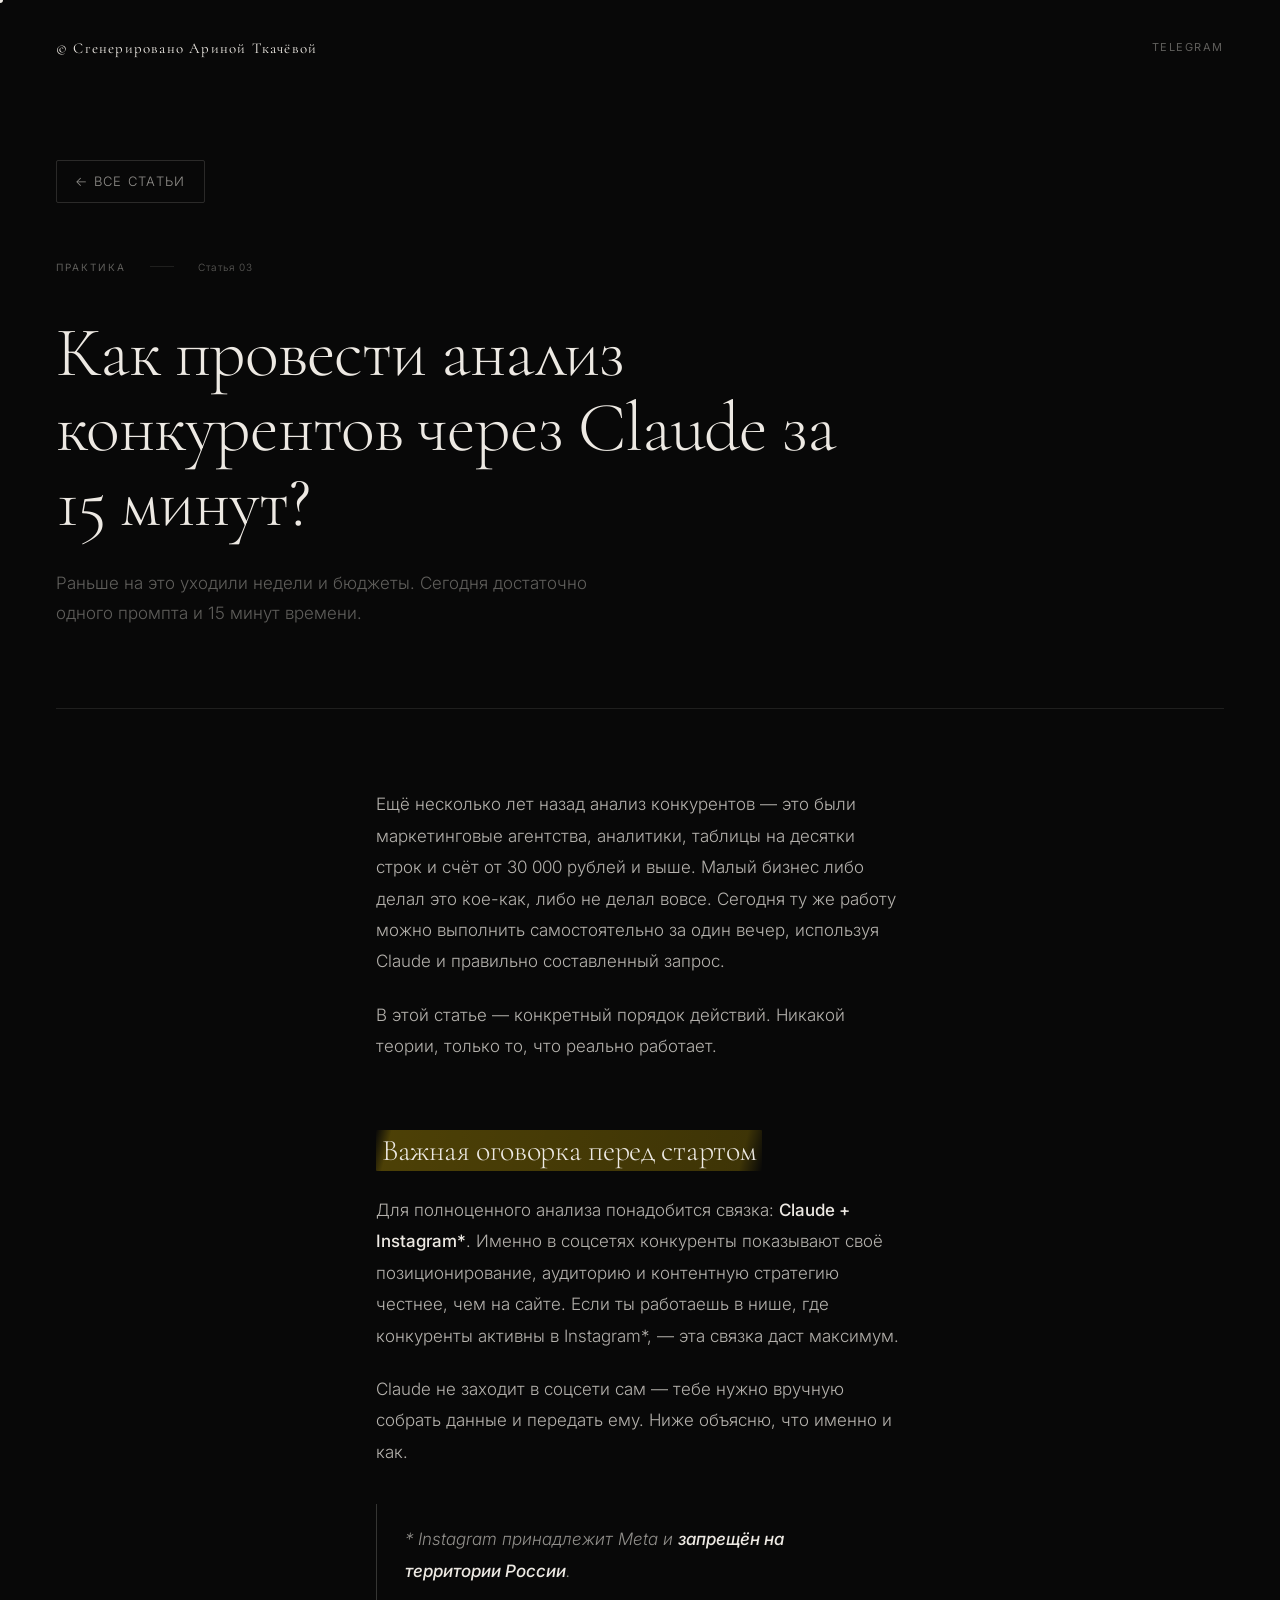
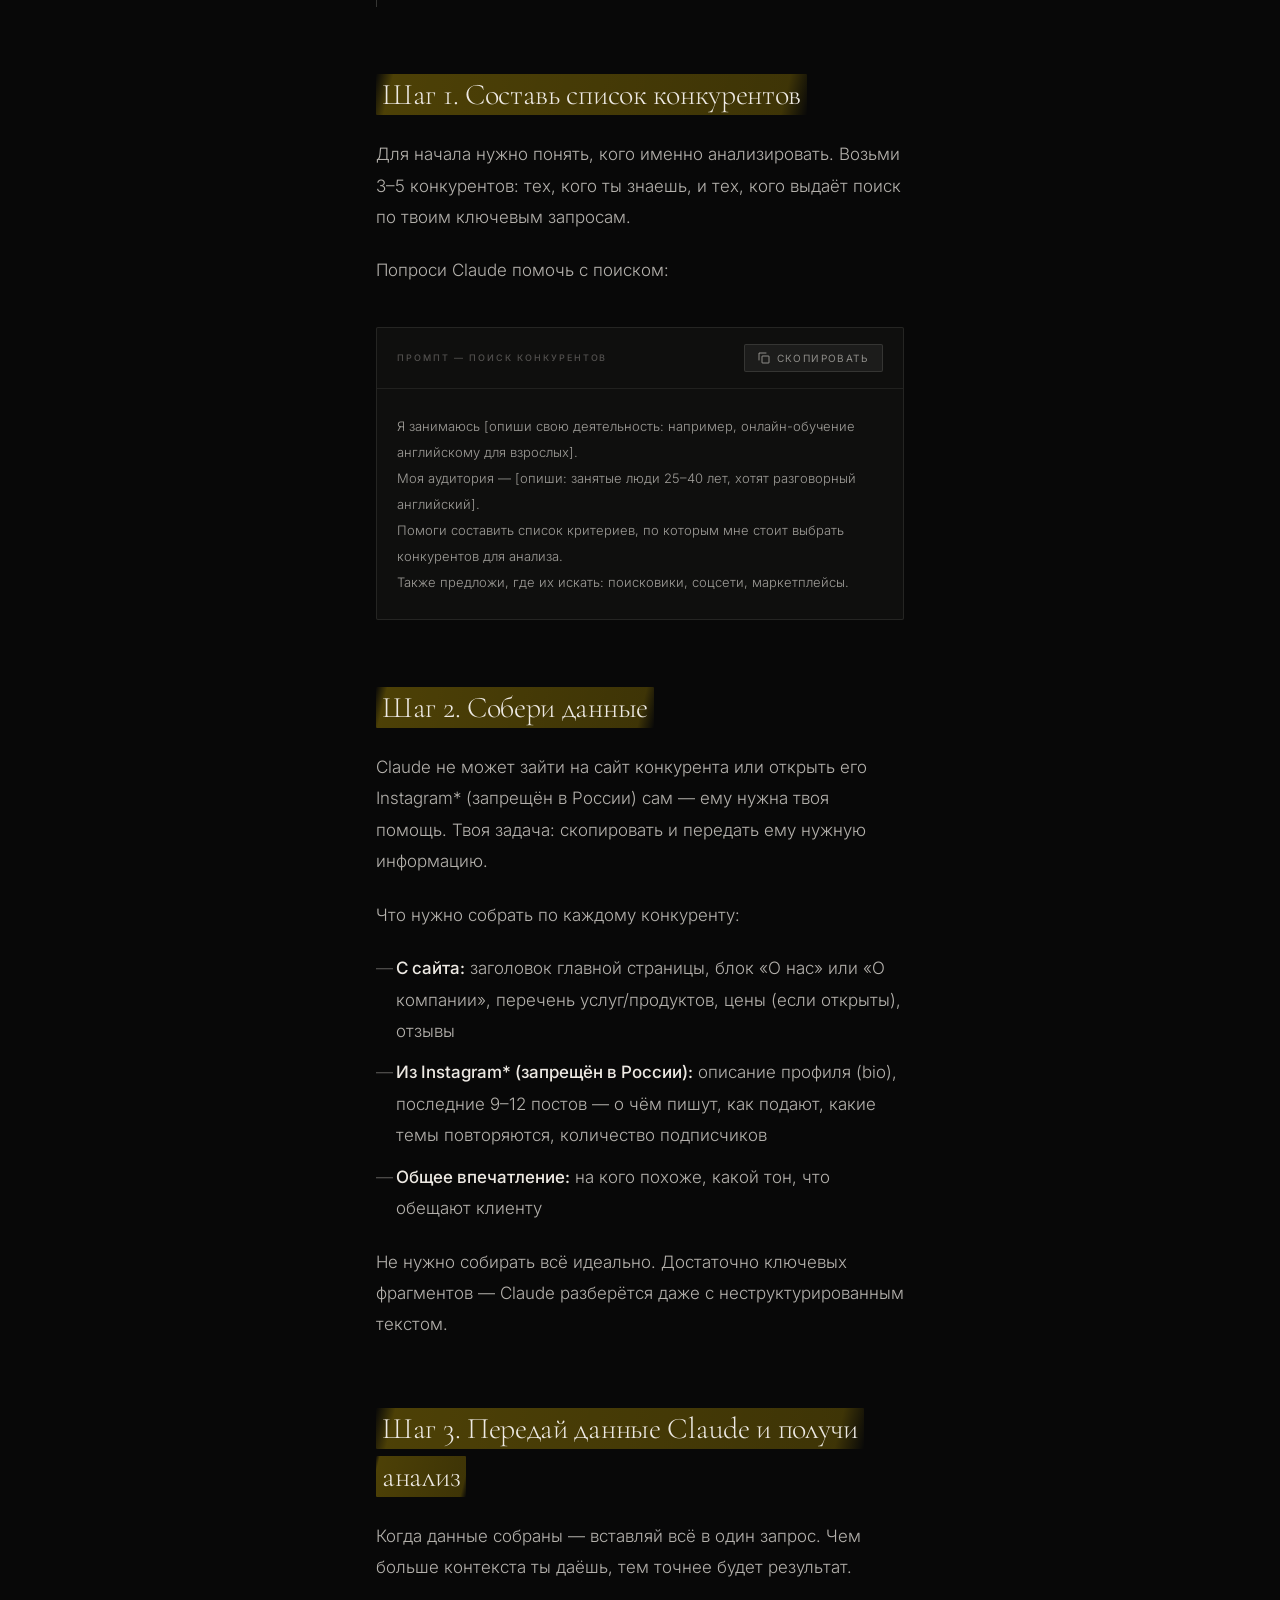
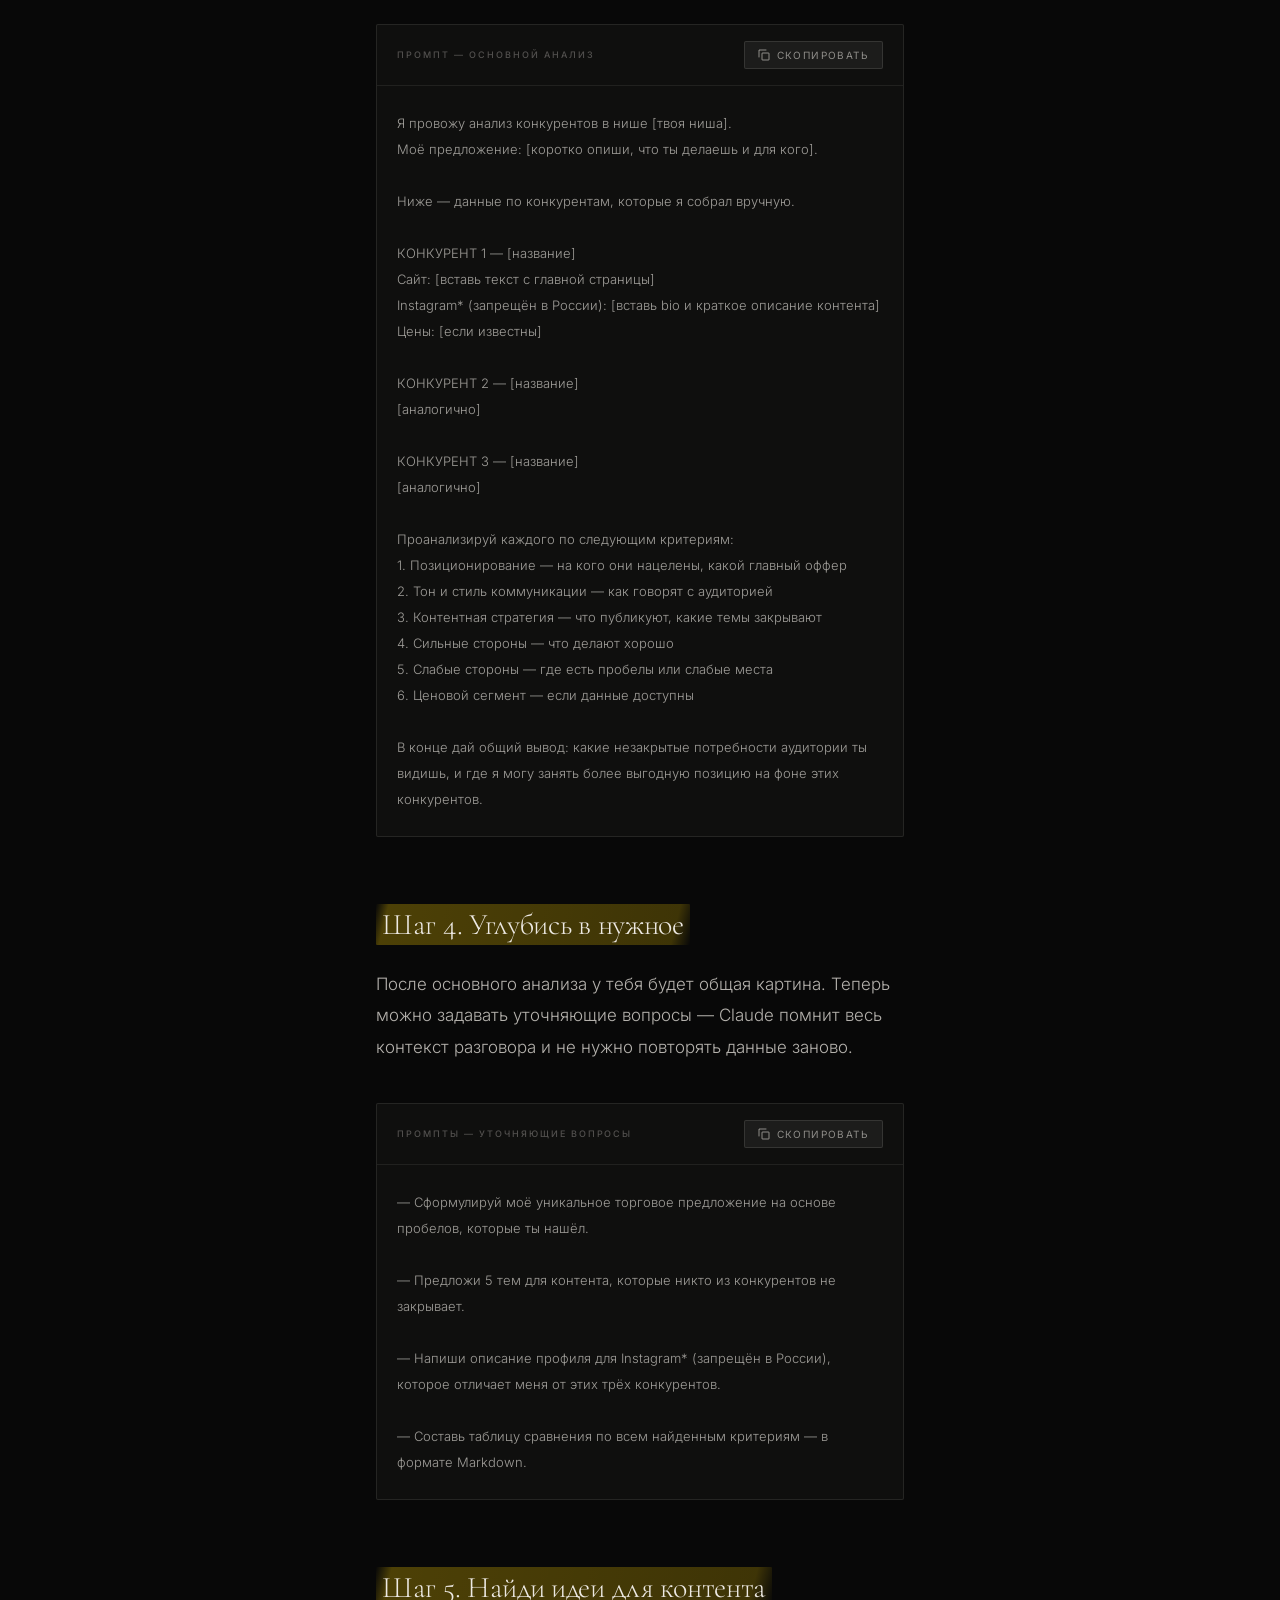
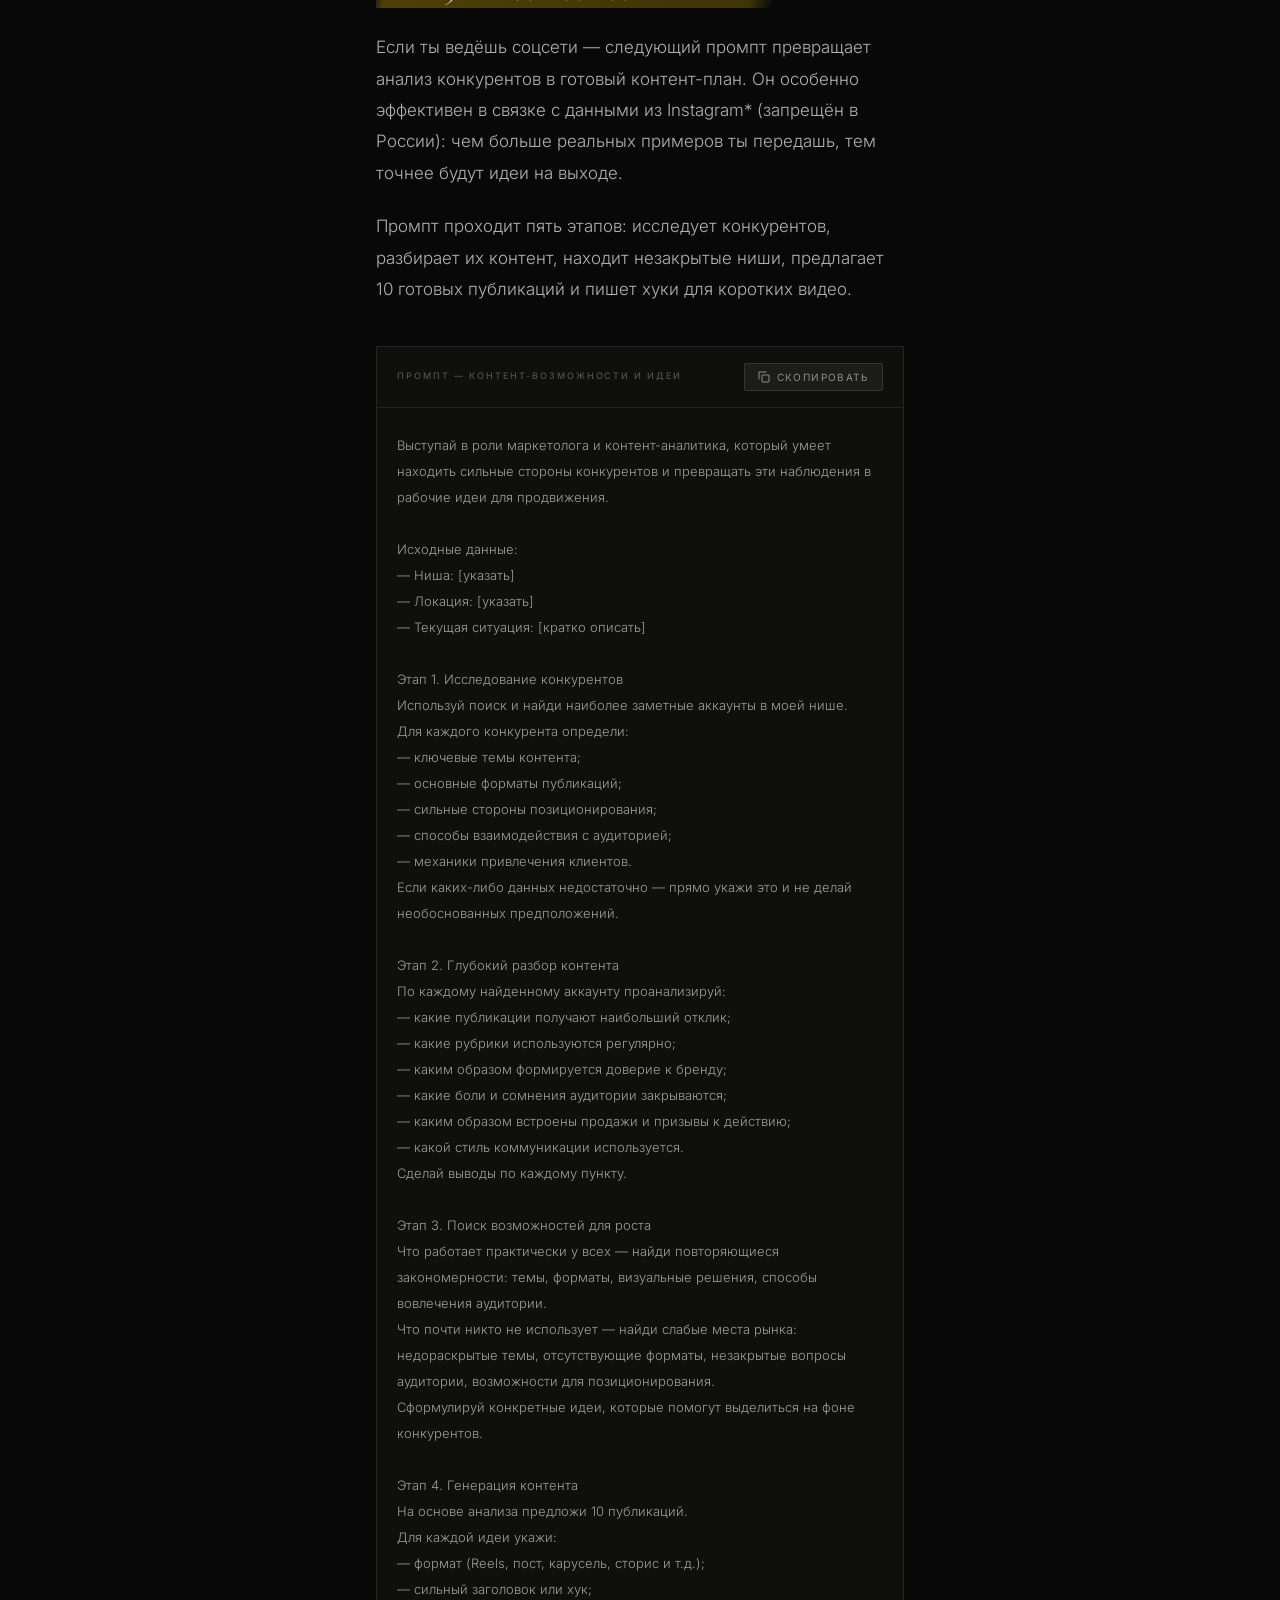
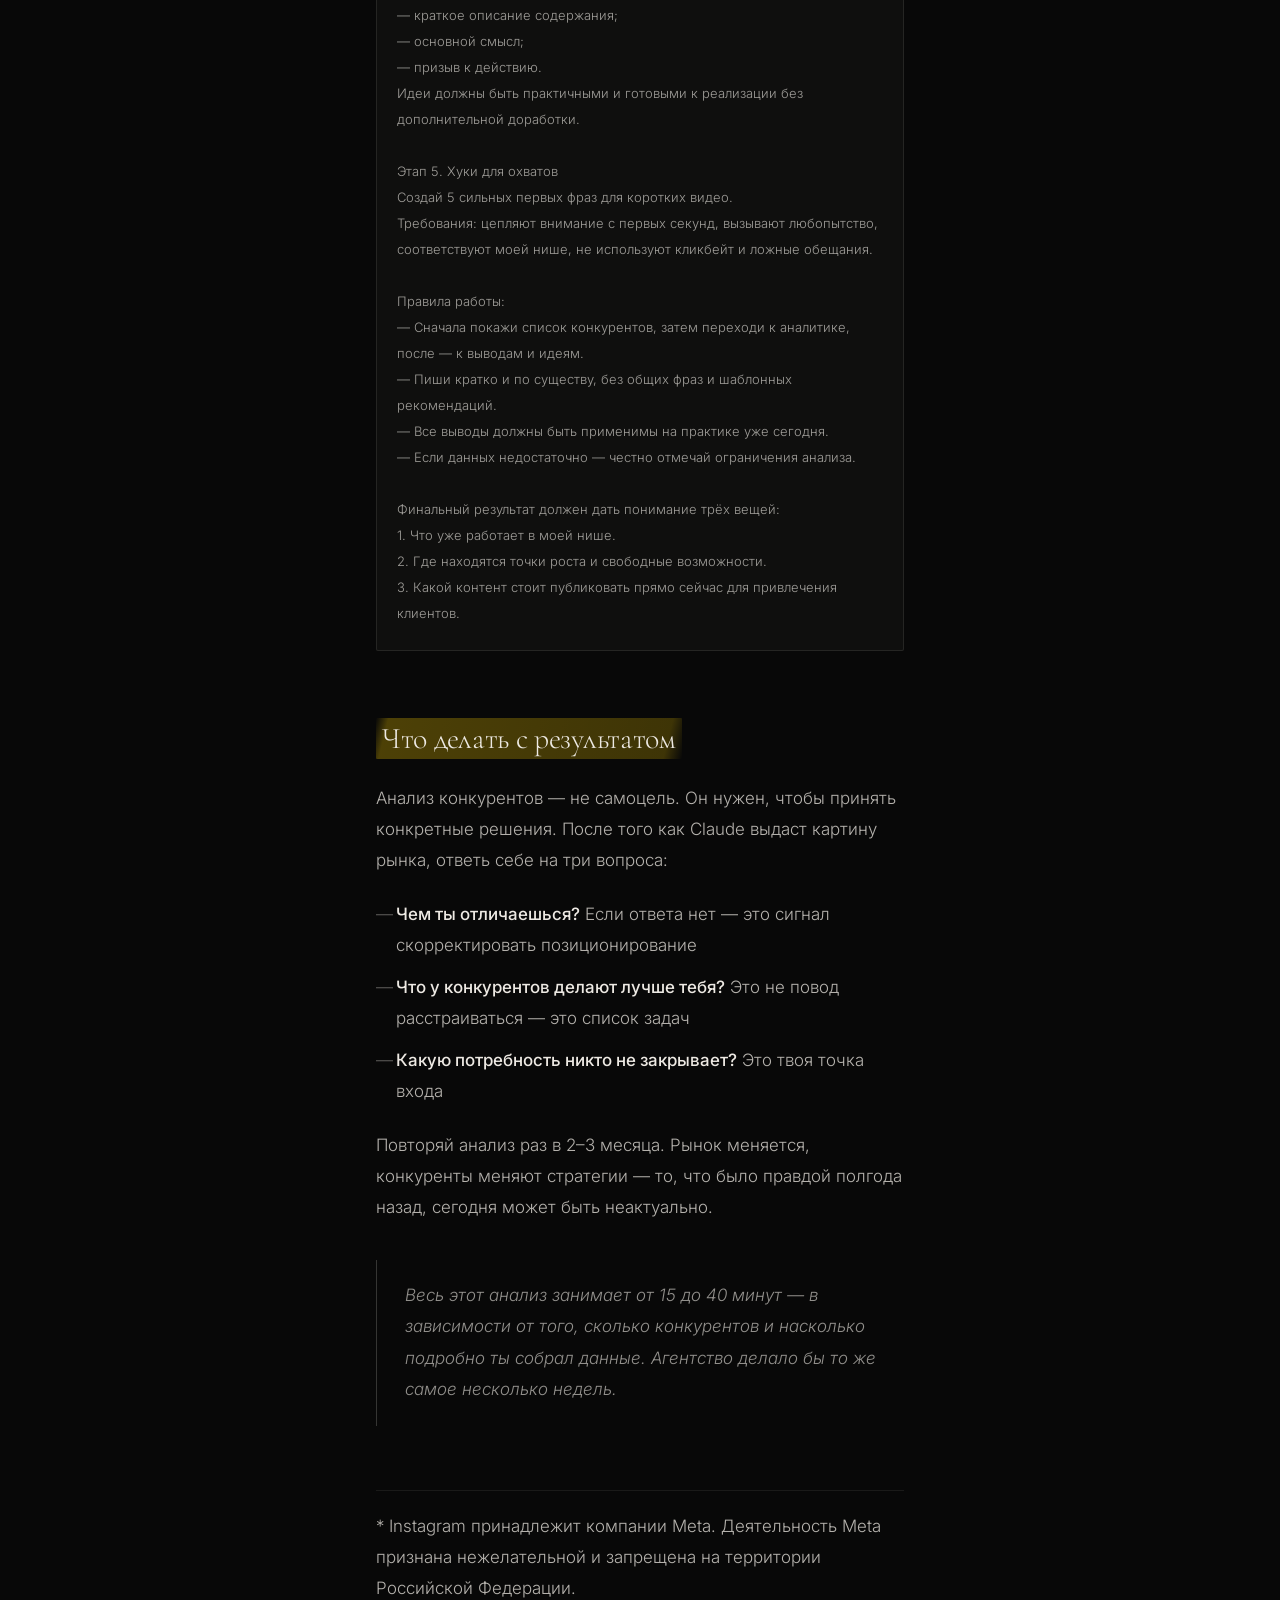
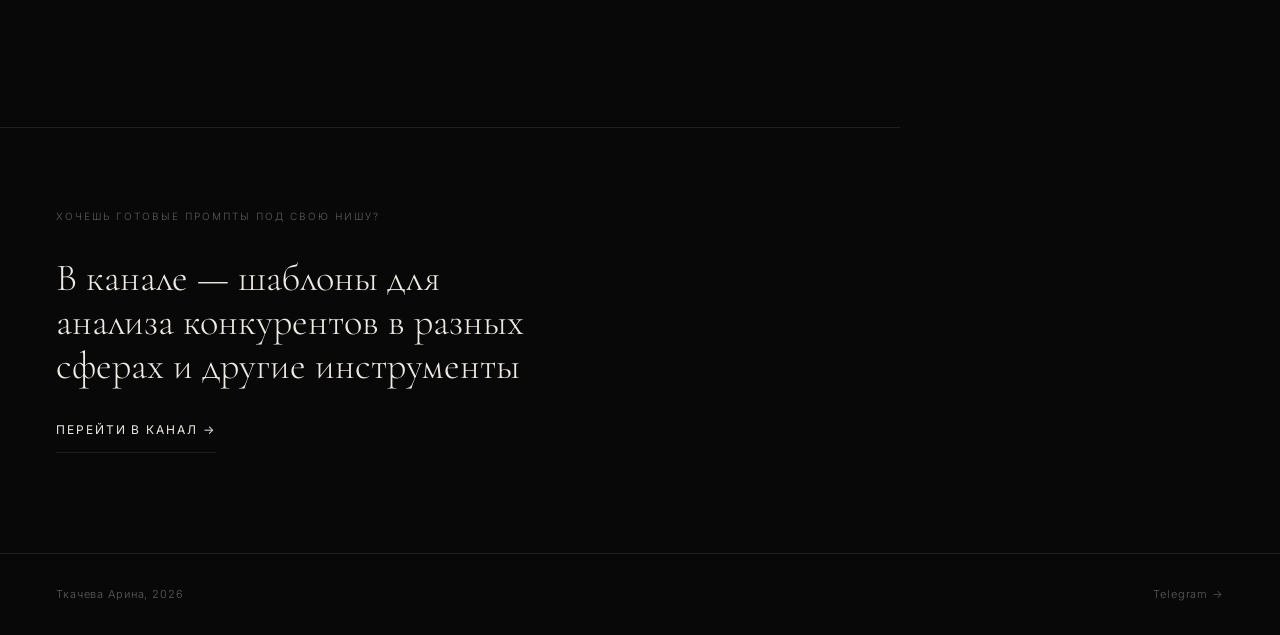
<file: article3.html>
<!DOCTYPE html>
<html lang="ru">
<head>
  <meta charset="UTF-8" />
  <meta name="viewport" content="width=device-width, initial-scale=1.0" />
  <title>Анализ конкурентов за 15 минут — Ткачева Арина</title>
  <link rel="preconnect" href="https://fonts.googleapis.com" />
  <link rel="preconnect" href="https://fonts.gstatic.com" crossorigin />
  <link href="https://fonts.googleapis.com/css2?family=Cormorant+Garamond:ital,wght@0,300;0,400;1,300;1,400&family=Inter:wght@300;400;500&display=swap" rel="stylesheet" />
  <link rel="stylesheet" href="styles.css" />
  <style>
    .prompt-block {
      background: rgba(237,233,227,0.03);
      border: 1px solid rgba(237,233,227,0.1);
      border-radius: 2px;
      padding: 0;
      margin: 40px 0;
      overflow: hidden;
    }
    .prompt-block-header {
      display: flex;
      align-items: center;
      justify-content: space-between;
      gap: 16px;
      padding: 16px 20px;
      border-bottom: 1px solid rgba(237,233,227,0.08);
    }
    .prompt-block-label {
      font-size: 9px;
      font-weight: 500;
      letter-spacing: 0.22em;
      text-transform: uppercase;
      color: rgba(237,233,227,0.3);
      margin: 0;
    }
    .prompt-block pre {
      font-family: var(--sans);
      font-size: 13px;
      font-weight: 300;
      line-height: 2;
      color: rgba(237,233,227,0.65);
      white-space: pre-wrap;
      word-break: break-word;
      margin: 0;
      padding: 24px 20px;
    }
    .prompt-copy {
      flex-shrink: 0;
      display: inline-flex;
      align-items: center;
      gap: 7px;
      font-size: 10px;
      font-weight: 400;
      letter-spacing: 0.14em;
      text-transform: uppercase;
      color: rgba(237,233,227,0.55);
      background: rgba(237,233,227,0.06);
      border: 1px solid rgba(237,233,227,0.12);
      border-radius: 2px;
      padding: 7px 13px;
      cursor: pointer;
      font-family: var(--sans);
      transition: background 0.25s, color 0.25s, border-color 0.25s;
      white-space: nowrap;
    }
    .prompt-copy:hover {
      background: rgba(237,233,227,0.1);
      border-color: rgba(237,233,227,0.25);
      color: var(--text);
    }
    .prompt-copy.copied {
      background: rgba(212,175,90,0.1);
      border-color: rgba(212,175,90,0.3);
      color: rgba(212,175,90,0.85);
    }
    .footnote {
      font-size: 12px;
      color: rgba(237,233,227,0.3);
      border-top: 1px solid rgba(237,233,227,0.08);
      margin-top: 64px;
      padding-top: 20px;
      line-height: 1.8;
    }
  </style>
</head>
<body>

  <div class="cursor" id="cursor"></div>

  <nav class="nav">
    <a href="index.html" class="nav-logo">&copy; Сгенерировано Ариной Ткачёвой</a>
    <a href="https://t.me/+708grZ9ppzlkYTQ6" target="_blank" class="btn-tg">Telegram</a>
  </nav>

  <div class="article-hero">
    <a href="index.html#articles" class="back-link">← Все статьи</a>
    <div class="article-meta">
      <span class="article-tag">Практика</span>
      <div class="article-meta-sep"></div>
      <span class="article-num">Статья 03</span>
    </div>
    <h1 class="article-title">Как провести анализ конкурентов через Claude за 15 минут?</h1>
    <p class="article-subtitle">Раньше на это уходили недели и бюджеты. Сегодня достаточно одного промпта и 15 минут времени.</p>
  </div>

  <div class="article-divider"></div>

  <div class="article-body">

    <p>Ещё несколько лет назад анализ конкурентов — это были маркетинговые агентства, аналитики, таблицы на десятки строк и счёт от 30 000 рублей и выше. Малый бизнес либо делал это кое-как, либо не делал вовсе. Сегодня ту же работу можно выполнить самостоятельно за один вечер, используя Claude и правильно составленный запрос.</p>

    <p>В этой статье — конкретный порядок действий. Никакой теории, только то, что реально работает.</p>

    <h2><mark>Важная оговорка перед стартом</mark></h2>

    <p>Для полноценного анализа понадобится связка: <strong>Claude + Instagram*</strong>. Именно в соцсетях конкуренты показывают своё позиционирование, аудиторию и контентную стратегию честнее, чем на сайте. Если ты работаешь в нише, где конкуренты активны в Instagram*, — эта связка даст максимум.</p>

    <p>Claude не заходит в соцсети сам — тебе нужно вручную собрать данные и передать ему. Ниже объясню, что именно и как.</p>

    <div class="highlight">
      <p>* Instagram принадлежит Meta и <strong>запрещён на территории России</strong>.</p>
    </div>

    <h2><mark>Шаг 1. Составь список конкурентов</mark></h2>

    <p>Для начала нужно понять, кого именно анализировать. Возьми 3–5 конкурентов: тех, кого ты знаешь, и тех, кого выдаёт поиск по твоим ключевым запросам.</p>

    <p>Попроси Claude помочь с поиском:</p>

    <div class="prompt-block">
      <div class="prompt-block-header">
        <span class="prompt-block-label">Промпт — поиск конкурентов</span>
        <button class="prompt-copy" onclick="copyPrompt(this)">
          <svg width="12" height="12" viewBox="0 0 12 12" fill="none" xmlns="http://www.w3.org/2000/svg" aria-hidden="true">
            <rect x="4" y="4" width="7" height="7" rx="0.5" stroke="currentColor" stroke-width="1"/>
            <path d="M1 8V1h7" stroke="currentColor" stroke-width="1" stroke-linecap="round" stroke-linejoin="round"/>
          </svg>
          Скопировать
        </button>
      </div>
      <pre>Я занимаюсь [опиши свою деятельность: например, онлайн-обучение английскому для взрослых].
Моя аудитория — [опиши: занятые люди 25–40 лет, хотят разговорный английский].
Помоги составить список критериев, по которым мне стоит выбрать конкурентов для анализа.
Также предложи, где их искать: поисковики, соцсети, маркетплейсы.</pre>
    </div>

    <h2><mark>Шаг 2. Собери данные</mark></h2>

    <p>Claude не может зайти на сайт конкурента или открыть его Instagram* (запрещён в России) сам — ему нужна твоя помощь. Твоя задача: скопировать и передать ему нужную информацию.</p>

    <p>Что нужно собрать по каждому конкуренту:</p>

    <ul>
      <li><strong>С сайта:</strong> заголовок главной страницы, блок «О нас» или «О компании», перечень услуг/продуктов, цены (если открыты), отзывы</li>
      <li><strong>Из Instagram* (запрещён в России):</strong> описание профиля (bio), последние 9–12 постов — о чём пишут, как подают, какие темы повторяются, количество подписчиков</li>
      <li><strong>Общее впечатление:</strong> на кого похоже, какой тон, что обещают клиенту</li>
    </ul>

    <p>Не нужно собирать всё идеально. Достаточно ключевых фрагментов — Claude разберётся даже с неструктурированным текстом.</p>

    <h2><mark>Шаг 3. Передай данные Claude и получи анализ</mark></h2>

    <p>Когда данные собраны — вставляй всё в один запрос. Чем больше контекста ты даёшь, тем точнее будет результат.</p>

    <div class="prompt-block">
      <div class="prompt-block-header">
        <span class="prompt-block-label">Промпт — основной анализ</span>
        <button class="prompt-copy" onclick="copyPrompt(this)">
          <svg width="12" height="12" viewBox="0 0 12 12" fill="none" xmlns="http://www.w3.org/2000/svg" aria-hidden="true">
            <rect x="4" y="4" width="7" height="7" rx="0.5" stroke="currentColor" stroke-width="1"/>
            <path d="M1 8V1h7" stroke="currentColor" stroke-width="1" stroke-linecap="round" stroke-linejoin="round"/>
          </svg>
          Скопировать
        </button>
      </div>
      <pre>Я провожу анализ конкурентов в нише [твоя ниша].
Моё предложение: [коротко опиши, что ты делаешь и для кого].

Ниже — данные по конкурентам, которые я собрал вручную.

КОНКУРЕНТ 1 — [название]
Сайт: [вставь текст с главной страницы]
Instagram* (запрещён в России): [вставь bio и краткое описание контента]
Цены: [если известны]

КОНКУРЕНТ 2 — [название]
[аналогично]

КОНКУРЕНТ 3 — [название]
[аналогично]

Проанализируй каждого по следующим критериям:
1. Позиционирование — на кого они нацелены, какой главный оффер
2. Тон и стиль коммуникации — как говорят с аудиторией
3. Контентная стратегия — что публикуют, какие темы закрывают
4. Сильные стороны — что делают хорошо
5. Слабые стороны — где есть пробелы или слабые места
6. Ценовой сегмент — если данные доступны

В конце дай общий вывод: какие незакрытые потребности аудитории ты видишь, и где я могу занять более выгодную позицию на фоне этих конкурентов.</pre>
    </div>

    <h2><mark>Шаг 4. Углубись в нужное</mark></h2>

    <p>После основного анализа у тебя будет общая картина. Теперь можно задавать уточняющие вопросы — Claude помнит весь контекст разговора и не нужно повторять данные заново.</p>

    <div class="prompt-block">
      <div class="prompt-block-header">
        <span class="prompt-block-label">Промпты — уточняющие вопросы</span>
        <button class="prompt-copy" onclick="copyPrompt(this)">
          <svg width="12" height="12" viewBox="0 0 12 12" fill="none" xmlns="http://www.w3.org/2000/svg" aria-hidden="true">
            <rect x="4" y="4" width="7" height="7" rx="0.5" stroke="currentColor" stroke-width="1"/>
            <path d="M1 8V1h7" stroke="currentColor" stroke-width="1" stroke-linecap="round" stroke-linejoin="round"/>
          </svg>
          Скопировать
        </button>
      </div>
      <pre>— Сформулируй моё уникальное торговое предложение на основе пробелов, которые ты нашёл.

— Предложи 5 тем для контента, которые никто из конкурентов не закрывает.

— Напиши описание профиля для Instagram* (запрещён в России), которое отличает меня от этих трёх конкурентов.

— Составь таблицу сравнения по всем найденным критериям — в формате Markdown.</pre>
    </div>

    <h2><mark>Шаг 5. Найди идеи для контента</mark></h2>

    <p>Если ты ведёшь соцсети — следующий промпт превращает анализ конкурентов в готовый контент-план. Он особенно эффективен в связке с данными из Instagram* (запрещён в России): чем больше реальных примеров ты передашь, тем точнее будут идеи на выходе.</p>

    <p>Промпт проходит пять этапов: исследует конкурентов, разбирает их контент, находит незакрытые ниши, предлагает 10 готовых публикаций и пишет хуки для коротких видео.</p>

    <div class="prompt-block">
      <div class="prompt-block-header">
        <span class="prompt-block-label">Промпт — контент-возможности и идеи</span>
        <button class="prompt-copy" onclick="copyPrompt(this)">
          <svg width="12" height="12" viewBox="0 0 12 12" fill="none" xmlns="http://www.w3.org/2000/svg" aria-hidden="true">
            <rect x="4" y="4" width="7" height="7" rx="0.5" stroke="currentColor" stroke-width="1"/>
            <path d="M1 8V1h7" stroke="currentColor" stroke-width="1" stroke-linecap="round" stroke-linejoin="round"/>
          </svg>
          Скопировать
        </button>
      </div>
      <pre>Выступай в роли маркетолога и контент-аналитика, который умеет находить сильные стороны конкурентов и превращать эти наблюдения в рабочие идеи для продвижения.

Исходные данные:
— Ниша: [указать]
— Локация: [указать]
— Текущая ситуация: [кратко описать]

Этап 1. Исследование конкурентов
Используй поиск и найди наиболее заметные аккаунты в моей нише.
Для каждого конкурента определи:
— ключевые темы контента;
— основные форматы публикаций;
— сильные стороны позиционирования;
— способы взаимодействия с аудиторией;
— механики привлечения клиентов.
Если каких-либо данных недостаточно — прямо укажи это и не делай необоснованных предположений.

Этап 2. Глубокий разбор контента
По каждому найденному аккаунту проанализируй:
— какие публикации получают наибольший отклик;
— какие рубрики используются регулярно;
— каким образом формируется доверие к бренду;
— какие боли и сомнения аудитории закрываются;
— каким образом встроены продажи и призывы к действию;
— какой стиль коммуникации используется.
Сделай выводы по каждому пункту.

Этап 3. Поиск возможностей для роста
Что работает практически у всех — найди повторяющиеся закономерности: темы, форматы, визуальные решения, способы вовлечения аудитории.
Что почти никто не использует — найди слабые места рынка: недораскрытые темы, отсутствующие форматы, незакрытые вопросы аудитории, возможности для позиционирования.
Сформулируй конкретные идеи, которые помогут выделиться на фоне конкурентов.

Этап 4. Генерация контента
На основе анализа предложи 10 публикаций.
Для каждой идеи укажи:
— формат (Reels, пост, карусель, сторис и т.д.);
— сильный заголовок или хук;
— краткое описание содержания;
— основной смысл;
— призыв к действию.
Идеи должны быть практичными и готовыми к реализации без дополнительной доработки.

Этап 5. Хуки для охватов
Создай 5 сильных первых фраз для коротких видео.
Требования: цепляют внимание с первых секунд, вызывают любопытство, соответствуют моей нише, не используют кликбейт и ложные обещания.

Правила работы:
— Сначала покажи список конкурентов, затем переходи к аналитике, после — к выводам и идеям.
— Пиши кратко и по существу, без общих фраз и шаблонных рекомендаций.
— Все выводы должны быть применимы на практике уже сегодня.
— Если данных недостаточно — честно отмечай ограничения анализа.

Финальный результат должен дать понимание трёх вещей:
1. Что уже работает в моей нише.
2. Где находятся точки роста и свободные возможности.
3. Какой контент стоит публиковать прямо сейчас для привлечения клиентов.</pre>
    </div>

    <h2><mark>Что делать с результатом</mark></h2>

    <p>Анализ конкурентов — не самоцель. Он нужен, чтобы принять конкретные решения. После того как Claude выдаст картину рынка, ответь себе на три вопроса:</p>

    <ul>
      <li><strong>Чем ты отличаешься?</strong> Если ответа нет — это сигнал скорректировать позиционирование</li>
      <li><strong>Что у конкурентов делают лучше тебя?</strong> Это не повод расстраиваться — это список задач</li>
      <li><strong>Какую потребность никто не закрывает?</strong> Это твоя точка входа</li>
    </ul>

    <p>Повторяй анализ раз в 2–3 месяца. Рынок меняется, конкуренты меняют стратегии — то, что было правдой полгода назад, сегодня может быть неактуально.</p>

    <div class="highlight">
      <p>Весь этот анализ занимает от 15 до 40 минут — в зависимости от того, сколько конкурентов и насколько подробно ты собрал данные. Агентство делало бы то же самое несколько недель.</p>
    </div>

    <p class="footnote">* Instagram принадлежит компании Meta. Деятельность Meta признана нежелательной и запрещена на территории Российской Федерации.</p>

  </div>

  <div class="article-cta">
    <p>Хочешь готовые промпты под свою нишу?</p>
    <h3>В канале — шаблоны для анализа конкурентов в разных сферах и другие инструменты</h3>
    <a href="https://t.me/+708grZ9ppzlkYTQ6" target="_blank" class="btn-primary">Перейти в канал →</a>
  </div>

  <footer class="footer">
    <span>Ткачева Арина, 2026</span>
    <a href="https://t.me/+708grZ9ppzlkYTQ6" target="_blank">Telegram →</a>
  </footer>

  <script>
    const cursor = document.getElementById('cursor');
    document.addEventListener('mousemove', e => {
      cursor.style.left = e.clientX + 'px';
      cursor.style.top = e.clientY + 'px';
    });
    document.querySelectorAll('a, button').forEach(el => {
      el.addEventListener('mouseenter', () => cursor.classList.add('hover'));
      el.addEventListener('mouseleave', () => cursor.classList.remove('hover'));
    });

    function copyPrompt(btn) {
      const pre = btn.closest('.prompt-block').querySelector('pre');
      navigator.clipboard.writeText(pre.textContent.trim()).then(() => {
        btn.querySelector('svg').style.display = 'none';
        const originalText = btn.textContent.trim();
        btn.childNodes[btn.childNodes.length - 1].textContent = ' Скопировано ✓';
        btn.classList.add('copied');
        setTimeout(() => {
          btn.querySelector('svg').style.display = '';
          btn.childNodes[btn.childNodes.length - 1].textContent = ' Скопировать';
          btn.classList.remove('copied');
        }, 2000);
      });
    }
  </script>

</body>
</html>
</file>
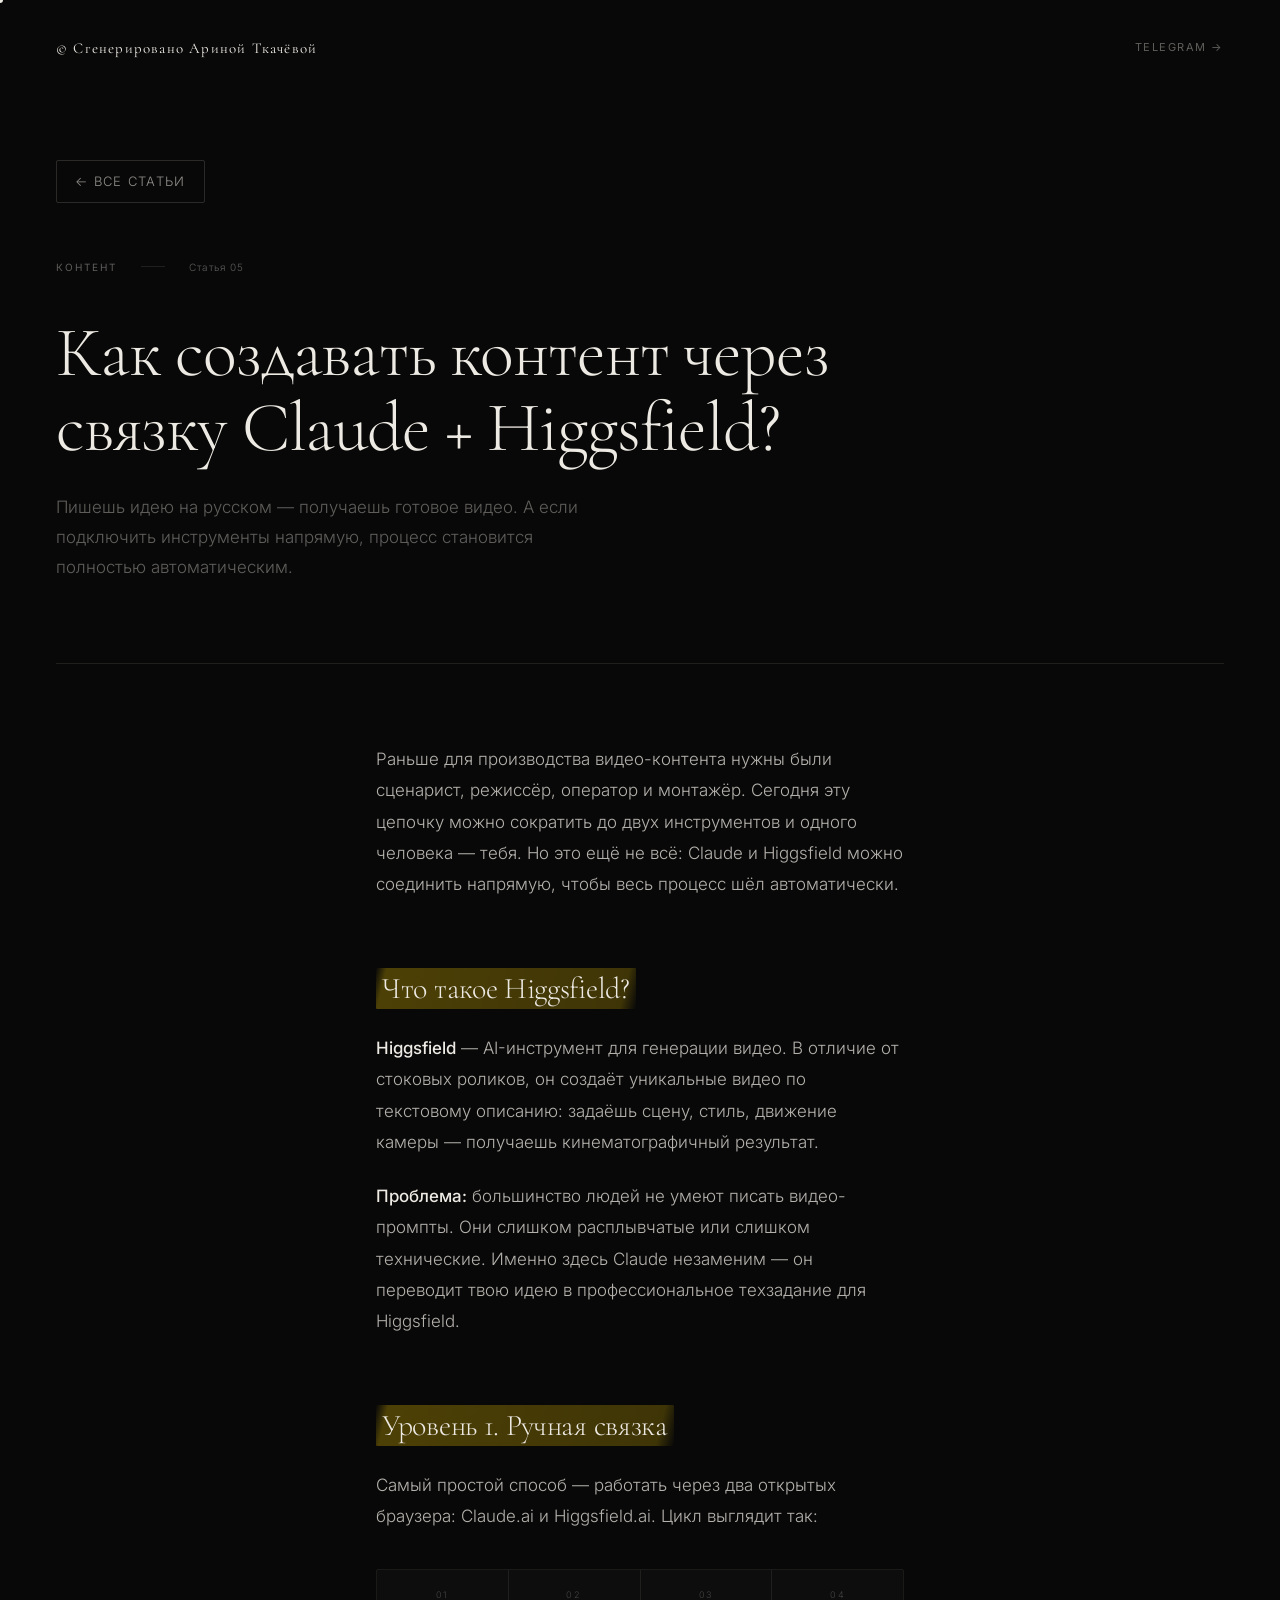
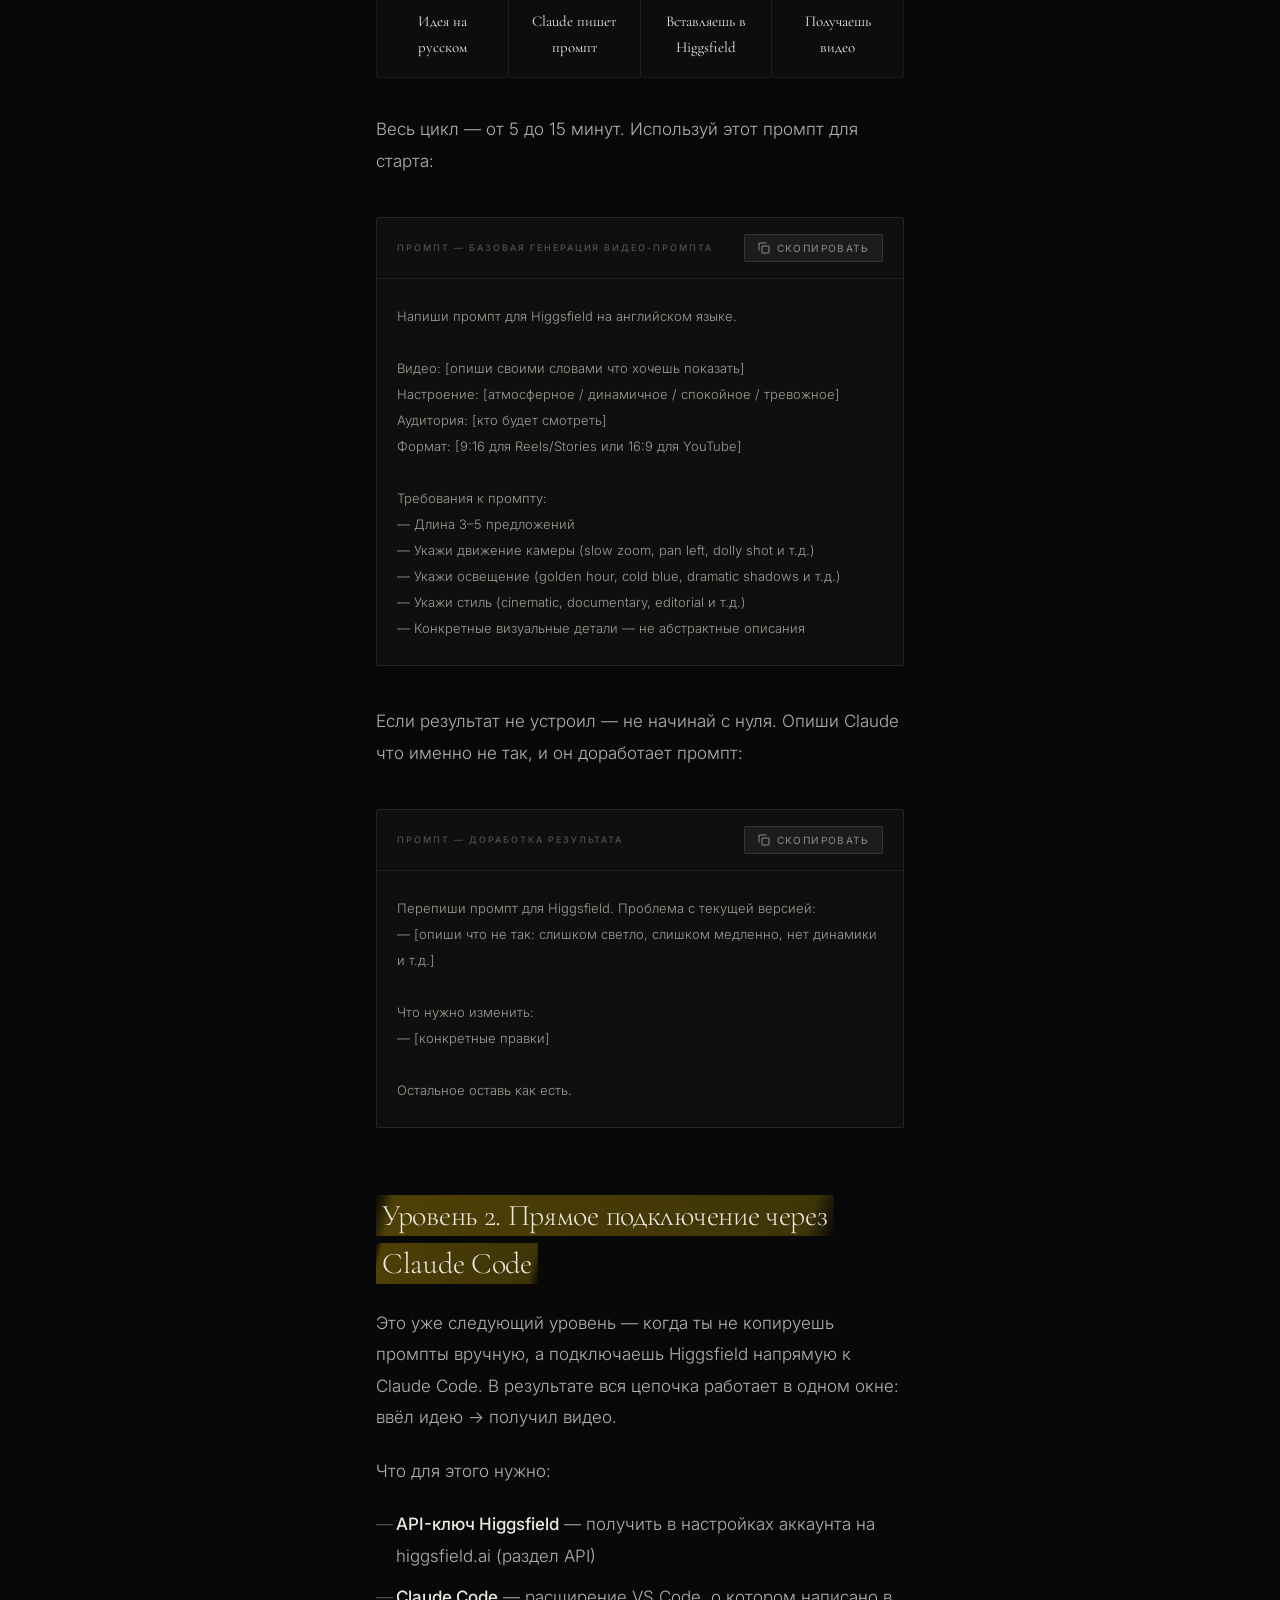
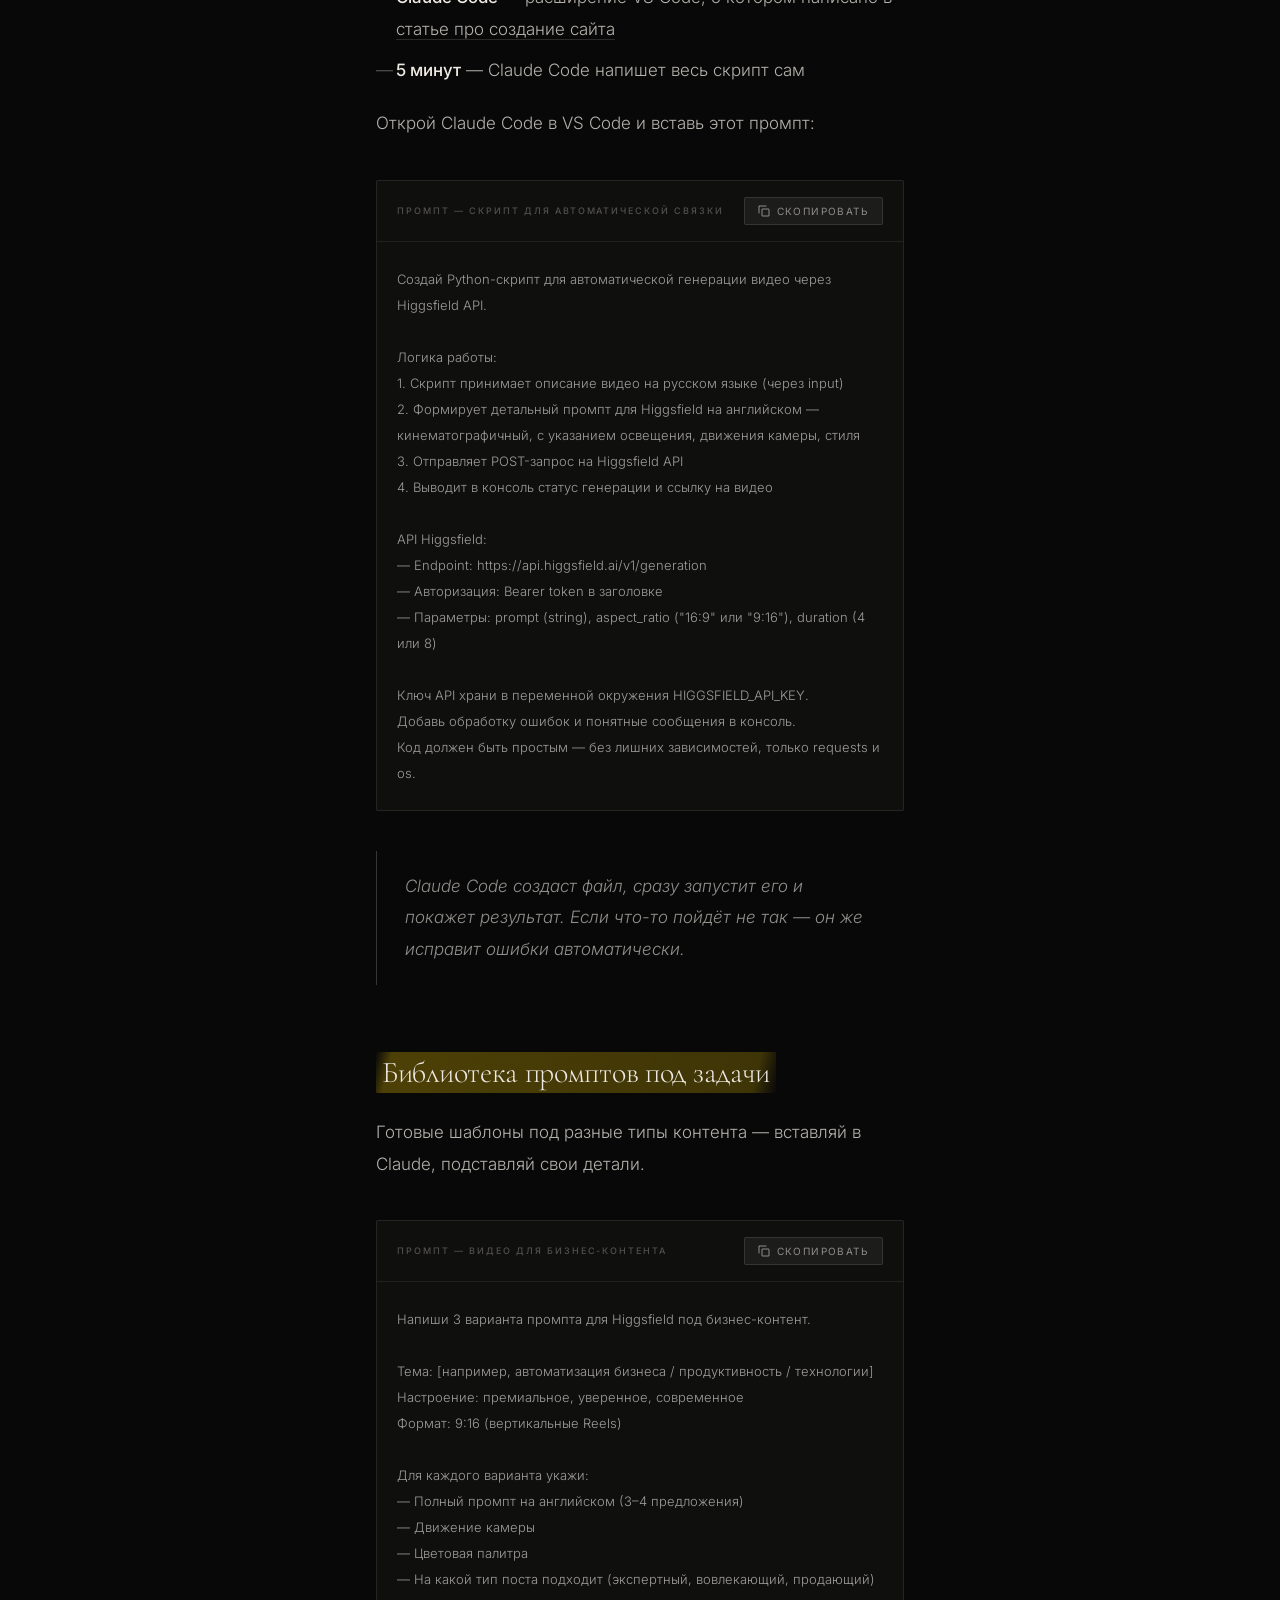
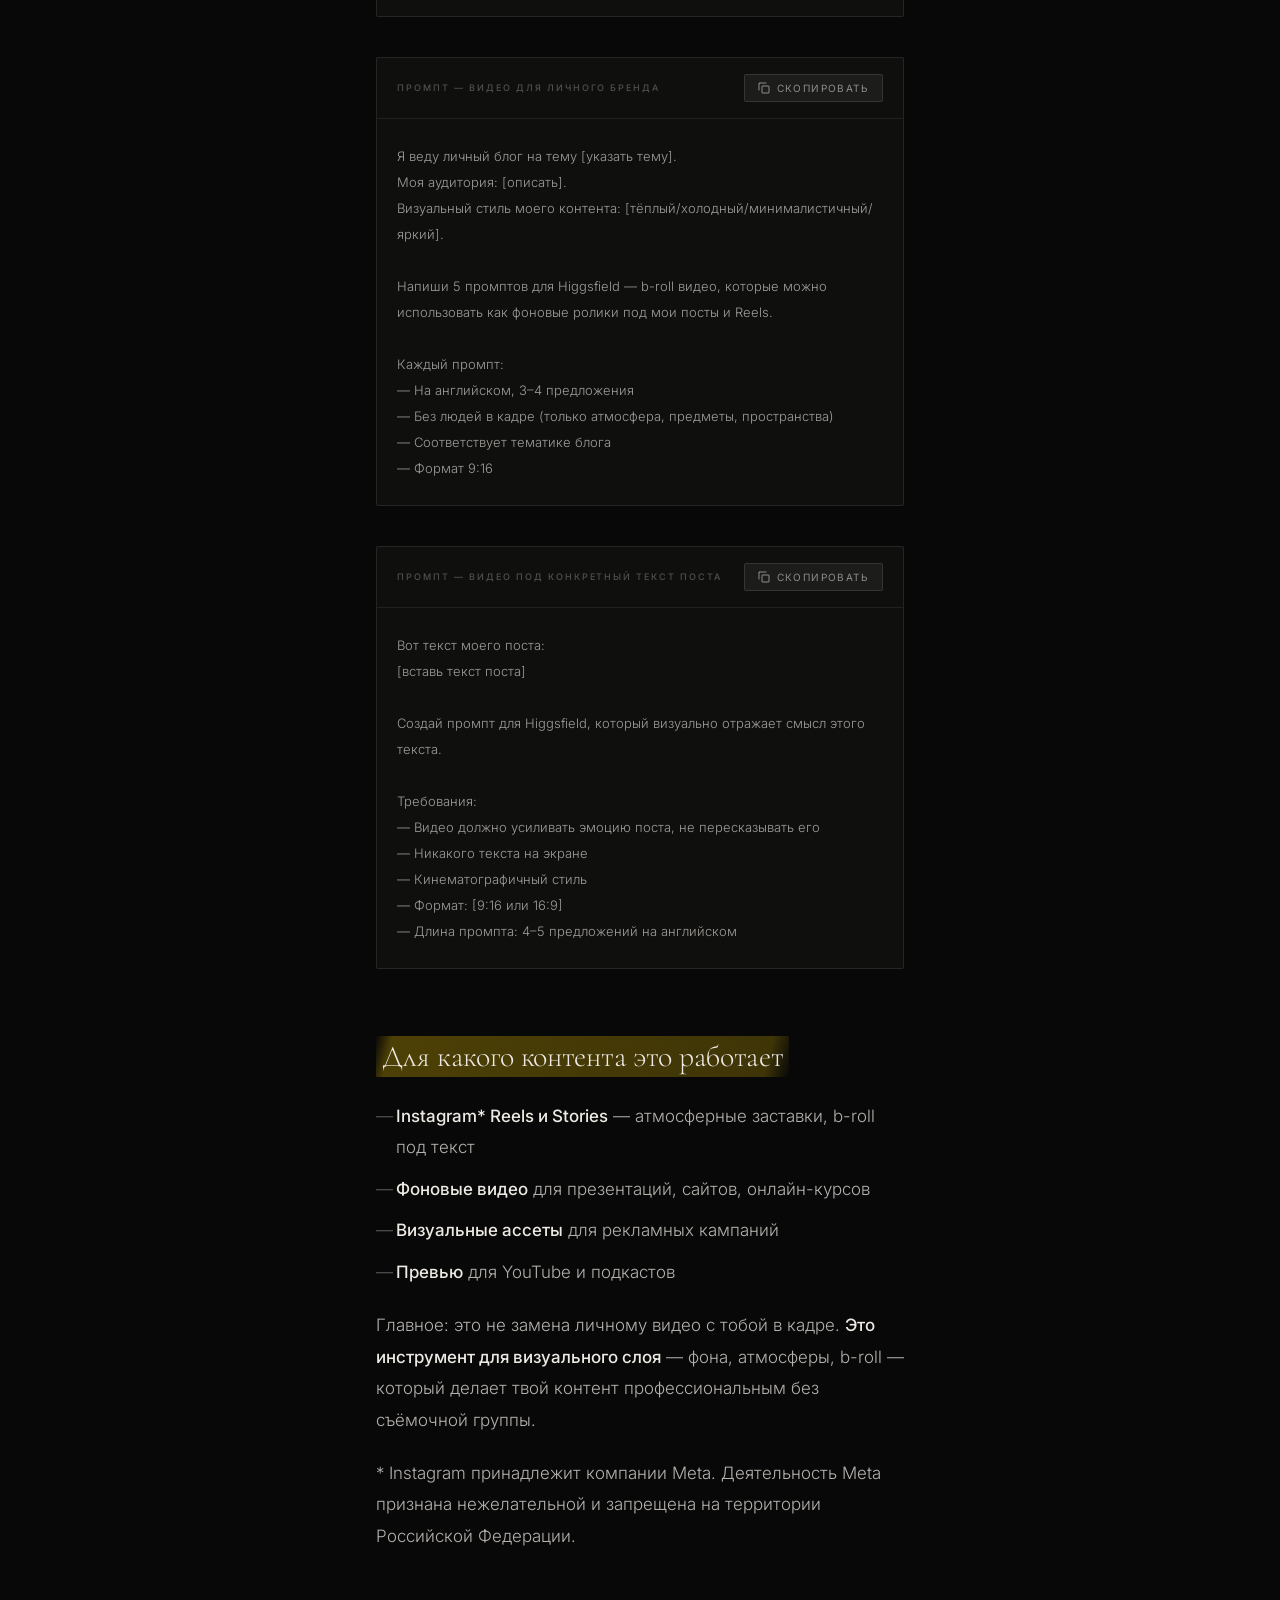
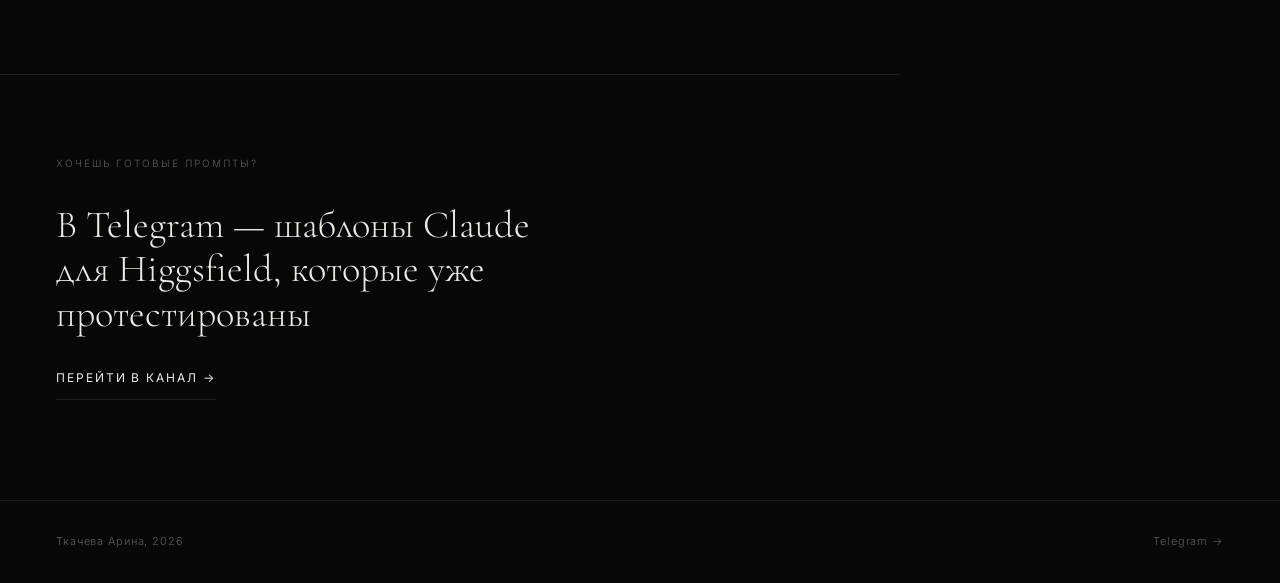
<file: article5.html>
<!DOCTYPE html>
<html lang="ru">
<head>
  <meta charset="UTF-8" />
  <meta name="viewport" content="width=device-width, initial-scale=1.0" />
  <title>Claude + Higgsfield — Ткачева Арина</title>
  <link rel="preconnect" href="https://fonts.googleapis.com" />
  <link rel="preconnect" href="https://fonts.gstatic.com" crossorigin />
  <link href="https://fonts.googleapis.com/css2?family=Cormorant+Garamond:ital,wght@0,300;0,400;1,300;1,400&family=Inter:wght@300;400;500&display=swap" rel="stylesheet" />
  <link rel="stylesheet" href="styles.css" />
  <style>
    .prompt-block {
      background: rgba(237,233,227,0.03);
      border: 1px solid rgba(237,233,227,0.1);
      border-radius: 2px;
      padding: 0;
      margin: 40px 0;
      overflow: hidden;
    }
    .prompt-block-header {
      display: flex;
      align-items: center;
      justify-content: space-between;
      gap: 16px;
      padding: 16px 20px;
      border-bottom: 1px solid rgba(237,233,227,0.08);
    }
    .prompt-block-label {
      font-size: 9px;
      font-weight: 500;
      letter-spacing: 0.22em;
      text-transform: uppercase;
      color: rgba(237,233,227,0.3);
      margin: 0;
    }
    .prompt-block pre {
      font-family: var(--sans);
      font-size: 13px;
      font-weight: 300;
      line-height: 2;
      color: rgba(237,233,227,0.65);
      white-space: pre-wrap;
      word-break: break-word;
      margin: 0;
      padding: 24px 20px;
    }
    .prompt-copy {
      flex-shrink: 0;
      display: inline-flex;
      align-items: center;
      gap: 7px;
      font-size: 10px;
      font-weight: 400;
      letter-spacing: 0.14em;
      text-transform: uppercase;
      color: rgba(237,233,227,0.55);
      background: rgba(237,233,227,0.06);
      border: 1px solid rgba(237,233,227,0.12);
      border-radius: 2px;
      padding: 7px 13px;
      cursor: pointer;
      font-family: var(--sans);
      transition: background 0.25s, color 0.25s, border-color 0.25s;
      white-space: nowrap;
    }
    .prompt-copy:hover {
      background: rgba(237,233,227,0.1);
      border-color: rgba(237,233,227,0.25);
      color: var(--text);
    }
    .prompt-copy.copied {
      background: rgba(212,175,90,0.1);
      border-color: rgba(212,175,90,0.3);
      color: rgba(212,175,90,0.85);
    }
    .flow-steps {
      display: flex;
      align-items: center;
      gap: 0;
      margin: 36px 0;
      border: 1px solid rgba(237,233,227,0.08);
      border-radius: 2px;
      overflow: hidden;
    }
    .flow-step {
      flex: 1;
      padding: 18px 16px;
      text-align: center;
      background: rgba(237,233,227,0.02);
      border-right: 1px solid rgba(237,233,227,0.08);
    }
    .flow-step:last-child { border-right: none; }
    .flow-step-num {
      font-size: 9px;
      letter-spacing: 0.2em;
      color: rgba(237,233,227,0.25);
      text-transform: uppercase;
      display: block;
      margin-bottom: 6px;
    }
    .flow-step-text {
      font-family: var(--serif);
      font-size: 15px;
      font-weight: 400;
      color: var(--text);
    }
    @media (max-width: 768px) {
      .flow-steps { flex-direction: column; }
      .flow-step { border-right: none; border-bottom: 1px solid rgba(237,233,227,0.08); }
      .flow-step:last-child { border-bottom: none; }
    }
  </style>
</head>
<body>

  <div class="cursor" id="cursor"></div>

  <nav class="nav">
    <a href="index.html" class="nav-logo">&copy; Сгенерировано Ариной Ткачёвой</a>
    <a href="https://t.me/+708grZ9ppzlkYTQ6" target="_blank" class="btn-tg">Telegram →</a>
  </nav>

  <div class="article-hero">
    <a href="index.html#articles" class="back-link">← Все статьи</a>
    <div class="article-meta">
      <span class="article-tag">Контент</span>
      <div class="article-meta-sep"></div>
      <span class="article-num">Статья 05</span>
    </div>
    <h1 class="article-title">Как создавать контент через связку Claude + Higgsfield?</h1>
    <p class="article-subtitle">Пишешь идею на русском — получаешь готовое видео. А если подключить инструменты напрямую, процесс становится полностью автоматическим.</p>
  </div>

  <div class="article-divider"></div>

  <div class="article-body">

    <p>Раньше для производства видео-контента нужны были сценарист, режиссёр, оператор и монтажёр. Сегодня эту цепочку можно сократить до двух инструментов и одного человека — тебя. Но это ещё не всё: Claude и Higgsfield можно соединить напрямую, чтобы весь процесс шёл автоматически.</p>

    <h2><mark>Что такое Higgsfield?</mark></h2>

    <p><strong>Higgsfield</strong> — AI-инструмент для генерации видео. В отличие от стоковых роликов, он создаёт уникальные видео по текстовому описанию: задаёшь сцену, стиль, движение камеры — получаешь кинематографичный результат.</p>

    <p><strong>Проблема:</strong> большинство людей не умеют писать видео-промпты. Они слишком расплывчатые или слишком технические. Именно здесь Claude незаменим — он переводит твою идею в профессиональное техзадание для Higgsfield.</p>

    <h2><mark>Уровень 1. Ручная связка</mark></h2>

    <p>Самый простой способ — работать через два открытых браузера: Claude.ai и Higgsfield.ai. Цикл выглядит так:</p>

    <div class="flow-steps">
      <div class="flow-step">
        <span class="flow-step-num">01</span>
        <span class="flow-step-text">Идея на русском</span>
      </div>
      <div class="flow-step">
        <span class="flow-step-num">02</span>
        <span class="flow-step-text">Claude пишет промпт</span>
      </div>
      <div class="flow-step">
        <span class="flow-step-num">03</span>
        <span class="flow-step-text">Вставляешь в Higgsfield</span>
      </div>
      <div class="flow-step">
        <span class="flow-step-num">04</span>
        <span class="flow-step-text">Получаешь видео</span>
      </div>
    </div>

    <p>Весь цикл — от 5 до 15 минут. Используй этот промпт для старта:</p>

    <div class="prompt-block">
      <div class="prompt-block-header">
        <span class="prompt-block-label">Промпт — базовая генерация видео-промпта</span>
        <button class="prompt-copy" onclick="copyPrompt(this)">
          <svg width="12" height="12" viewBox="0 0 12 12" fill="none" xmlns="http://www.w3.org/2000/svg" aria-hidden="true">
            <rect x="4" y="4" width="7" height="7" rx="0.5" stroke="currentColor" stroke-width="1"/>
            <path d="M1 8V1h7" stroke="currentColor" stroke-width="1" stroke-linecap="round" stroke-linejoin="round"/>
          </svg>
          Скопировать
        </button>
      </div>
      <pre>Напиши промпт для Higgsfield на английском языке.

Видео: [опиши своими словами что хочешь показать]
Настроение: [атмосферное / динамичное / спокойное / тревожное]
Аудитория: [кто будет смотреть]
Формат: [9:16 для Reels/Stories или 16:9 для YouTube]

Требования к промпту:
— Длина 3–5 предложений
— Укажи движение камеры (slow zoom, pan left, dolly shot и т.д.)
— Укажи освещение (golden hour, cold blue, dramatic shadows и т.д.)
— Укажи стиль (cinematic, documentary, editorial и т.д.)
— Конкретные визуальные детали — не абстрактные описания</pre>
    </div>

    <p>Если результат не устроил — не начинай с нуля. Опиши Claude что именно не так, и он доработает промпт:</p>

    <div class="prompt-block">
      <div class="prompt-block-header">
        <span class="prompt-block-label">Промпт — доработка результата</span>
        <button class="prompt-copy" onclick="copyPrompt(this)">
          <svg width="12" height="12" viewBox="0 0 12 12" fill="none" xmlns="http://www.w3.org/2000/svg" aria-hidden="true">
            <rect x="4" y="4" width="7" height="7" rx="0.5" stroke="currentColor" stroke-width="1"/>
            <path d="M1 8V1h7" stroke="currentColor" stroke-width="1" stroke-linecap="round" stroke-linejoin="round"/>
          </svg>
          Скопировать
        </button>
      </div>
      <pre>Перепиши промпт для Higgsfield. Проблема с текущей версией:
— [опиши что не так: слишком светло, слишком медленно, нет динамики и т.д.]

Что нужно изменить:
— [конкретные правки]

Остальное оставь как есть.</pre>
    </div>

    <h2><mark>Уровень 2. Прямое подключение через Claude Code</mark></h2>

    <p>Это уже следующий уровень — когда ты не копируешь промпты вручную, а подключаешь Higgsfield напрямую к Claude Code. В результате вся цепочка работает в одном окне: ввёл идею → получил видео.</p>

    <p>Что для этого нужно:</p>

    <ul>
      <li><strong>API-ключ Higgsfield</strong> — получить в настройках аккаунта на higgsfield.ai (раздел API)</li>
      <li><strong>Claude Code</strong> — расширение VS Code, о котором написано в <a href="article4.html" style="color:inherit;border-bottom:1px solid rgba(237,233,227,0.15);">статье про создание сайта</a></li>
      <li><strong>5 минут</strong> — Claude Code напишет весь скрипт сам</li>
    </ul>

    <p>Открой Claude Code в VS Code и вставь этот промпт:</p>

    <div class="prompt-block">
      <div class="prompt-block-header">
        <span class="prompt-block-label">Промпт — скрипт для автоматической связки</span>
        <button class="prompt-copy" onclick="copyPrompt(this)">
          <svg width="12" height="12" viewBox="0 0 12 12" fill="none" xmlns="http://www.w3.org/2000/svg" aria-hidden="true">
            <rect x="4" y="4" width="7" height="7" rx="0.5" stroke="currentColor" stroke-width="1"/>
            <path d="M1 8V1h7" stroke="currentColor" stroke-width="1" stroke-linecap="round" stroke-linejoin="round"/>
          </svg>
          Скопировать
        </button>
      </div>
      <pre>Создай Python-скрипт для автоматической генерации видео через Higgsfield API.

Логика работы:
1. Скрипт принимает описание видео на русском языке (через input)
2. Формирует детальный промпт для Higgsfield на английском — кинематографичный, с указанием освещения, движения камеры, стиля
3. Отправляет POST-запрос на Higgsfield API
4. Выводит в консоль статус генерации и ссылку на видео

API Higgsfield:
— Endpoint: https://api.higgsfield.ai/v1/generation
— Авторизация: Bearer token в заголовке
— Параметры: prompt (string), aspect_ratio ("16:9" или "9:16"), duration (4 или 8)

Ключ API храни в переменной окружения HIGGSFIELD_API_KEY.
Добавь обработку ошибок и понятные сообщения в консоль.
Код должен быть простым — без лишних зависимостей, только requests и os.</pre>
    </div>

    <div class="highlight">
      <p>Claude Code создаст файл, сразу запустит его и покажет результат. Если что-то пойдёт не так — он же исправит ошибки автоматически.</p>
    </div>

    <h2><mark>Библиотека промптов под задачи</mark></h2>

    <p>Готовые шаблоны под разные типы контента — вставляй в Claude, подставляй свои детали.</p>

    <div class="prompt-block">
      <div class="prompt-block-header">
        <span class="prompt-block-label">Промпт — видео для бизнес-контента</span>
        <button class="prompt-copy" onclick="copyPrompt(this)">
          <svg width="12" height="12" viewBox="0 0 12 12" fill="none" xmlns="http://www.w3.org/2000/svg" aria-hidden="true">
            <rect x="4" y="4" width="7" height="7" rx="0.5" stroke="currentColor" stroke-width="1"/>
            <path d="M1 8V1h7" stroke="currentColor" stroke-width="1" stroke-linecap="round" stroke-linejoin="round"/>
          </svg>
          Скопировать
        </button>
      </div>
      <pre>Напиши 3 варианта промпта для Higgsfield под бизнес-контент.

Тема: [например, автоматизация бизнеса / продуктивность / технологии]
Настроение: премиальное, уверенное, современное
Формат: 9:16 (вертикальные Reels)

Для каждого варианта укажи:
— Полный промпт на английском (3–4 предложения)
— Движение камеры
— Цветовая палитра
— На какой тип поста подходит (экспертный, вовлекающий, продающий)</pre>
    </div>

    <div class="prompt-block">
      <div class="prompt-block-header">
        <span class="prompt-block-label">Промпт — видео для личного бренда</span>
        <button class="prompt-copy" onclick="copyPrompt(this)">
          <svg width="12" height="12" viewBox="0 0 12 12" fill="none" xmlns="http://www.w3.org/2000/svg" aria-hidden="true">
            <rect x="4" y="4" width="7" height="7" rx="0.5" stroke="currentColor" stroke-width="1"/>
            <path d="M1 8V1h7" stroke="currentColor" stroke-width="1" stroke-linecap="round" stroke-linejoin="round"/>
          </svg>
          Скопировать
        </button>
      </div>
      <pre>Я веду личный блог на тему [указать тему].
Моя аудитория: [описать].
Визуальный стиль моего контента: [тёплый/холодный/минималистичный/яркий].

Напиши 5 промптов для Higgsfield — b-roll видео, которые можно использовать как фоновые ролики под мои посты и Reels.

Каждый промпт:
— На английском, 3–4 предложения
— Без людей в кадре (только атмосфера, предметы, пространства)
— Соответствует тематике блога
— Формат 9:16</pre>
    </div>

    <div class="prompt-block">
      <div class="prompt-block-header">
        <span class="prompt-block-label">Промпт — видео под конкретный текст поста</span>
        <button class="prompt-copy" onclick="copyPrompt(this)">
          <svg width="12" height="12" viewBox="0 0 12 12" fill="none" xmlns="http://www.w3.org/2000/svg" aria-hidden="true">
            <rect x="4" y="4" width="7" height="7" rx="0.5" stroke="currentColor" stroke-width="1"/>
            <path d="M1 8V1h7" stroke="currentColor" stroke-width="1" stroke-linecap="round" stroke-linejoin="round"/>
          </svg>
          Скопировать
        </button>
      </div>
      <pre>Вот текст моего поста:
[вставь текст поста]

Создай промпт для Higgsfield, который визуально отражает смысл этого текста.

Требования:
— Видео должно усиливать эмоцию поста, не пересказывать его
— Никакого текста на экране
— Кинематографичный стиль
— Формат: [9:16 или 16:9]
— Длина промпта: 4–5 предложений на английском</pre>
    </div>

    <h2><mark>Для какого контента это работает</mark></h2>

    <ul>
      <li><strong>Instagram* Reels и Stories</strong> — атмосферные заставки, b-roll под текст</li>
      <li><strong>Фоновые видео</strong> для презентаций, сайтов, онлайн-курсов</li>
      <li><strong>Визуальные ассеты</strong> для рекламных кампаний</li>
      <li><strong>Превью</strong> для YouTube и подкастов</li>
    </ul>

    <p>Главное: это не замена личному видео с тобой в кадре. <strong>Это инструмент для визуального слоя</strong> — фона, атмосферы, b-roll — который делает твой контент профессиональным без съёмочной группы.</p>

    <p class="footnote">* Instagram принадлежит компании Meta. Деятельность Meta признана нежелательной и запрещена на территории Российской Федерации.</p>

  </div>

  <div class="article-cta">
    <p>Хочешь готовые промпты?</p>
    <h3>В Telegram — шаблоны Claude для Higgsfield, которые уже протестированы</h3>
    <a href="https://t.me/+708grZ9ppzlkYTQ6" target="_blank" class="btn-primary">Перейти в канал →</a>
  </div>

  <footer class="footer">
    <span>Ткачева Арина, 2026</span>
    <a href="https://t.me/+708grZ9ppzlkYTQ6" target="_blank">Telegram →</a>
  </footer>

  <script>
    const cursor = document.getElementById('cursor');
    document.addEventListener('mousemove', e => {
      cursor.style.left = e.clientX + 'px';
      cursor.style.top = e.clientY + 'px';
    });
    document.querySelectorAll('a, button').forEach(el => {
      el.addEventListener('mouseenter', () => cursor.classList.add('hover'));
      el.addEventListener('mouseleave', () => cursor.classList.remove('hover'));
    });

    function copyPrompt(btn) {
      const pre = btn.closest('.prompt-block').querySelector('pre');
      navigator.clipboard.writeText(pre.textContent.trim()).then(() => {
        btn.querySelector('svg').style.display = 'none';
        btn.childNodes[btn.childNodes.length - 1].textContent = ' Скопировано ✓';
        btn.classList.add('copied');
        setTimeout(() => {
          btn.querySelector('svg').style.display = '';
          btn.childNodes[btn.childNodes.length - 1].textContent = ' Скопировать';
          btn.classList.remove('copied');
        }, 2000);
      });
    }
  </script>

</body>
</html>
</file>
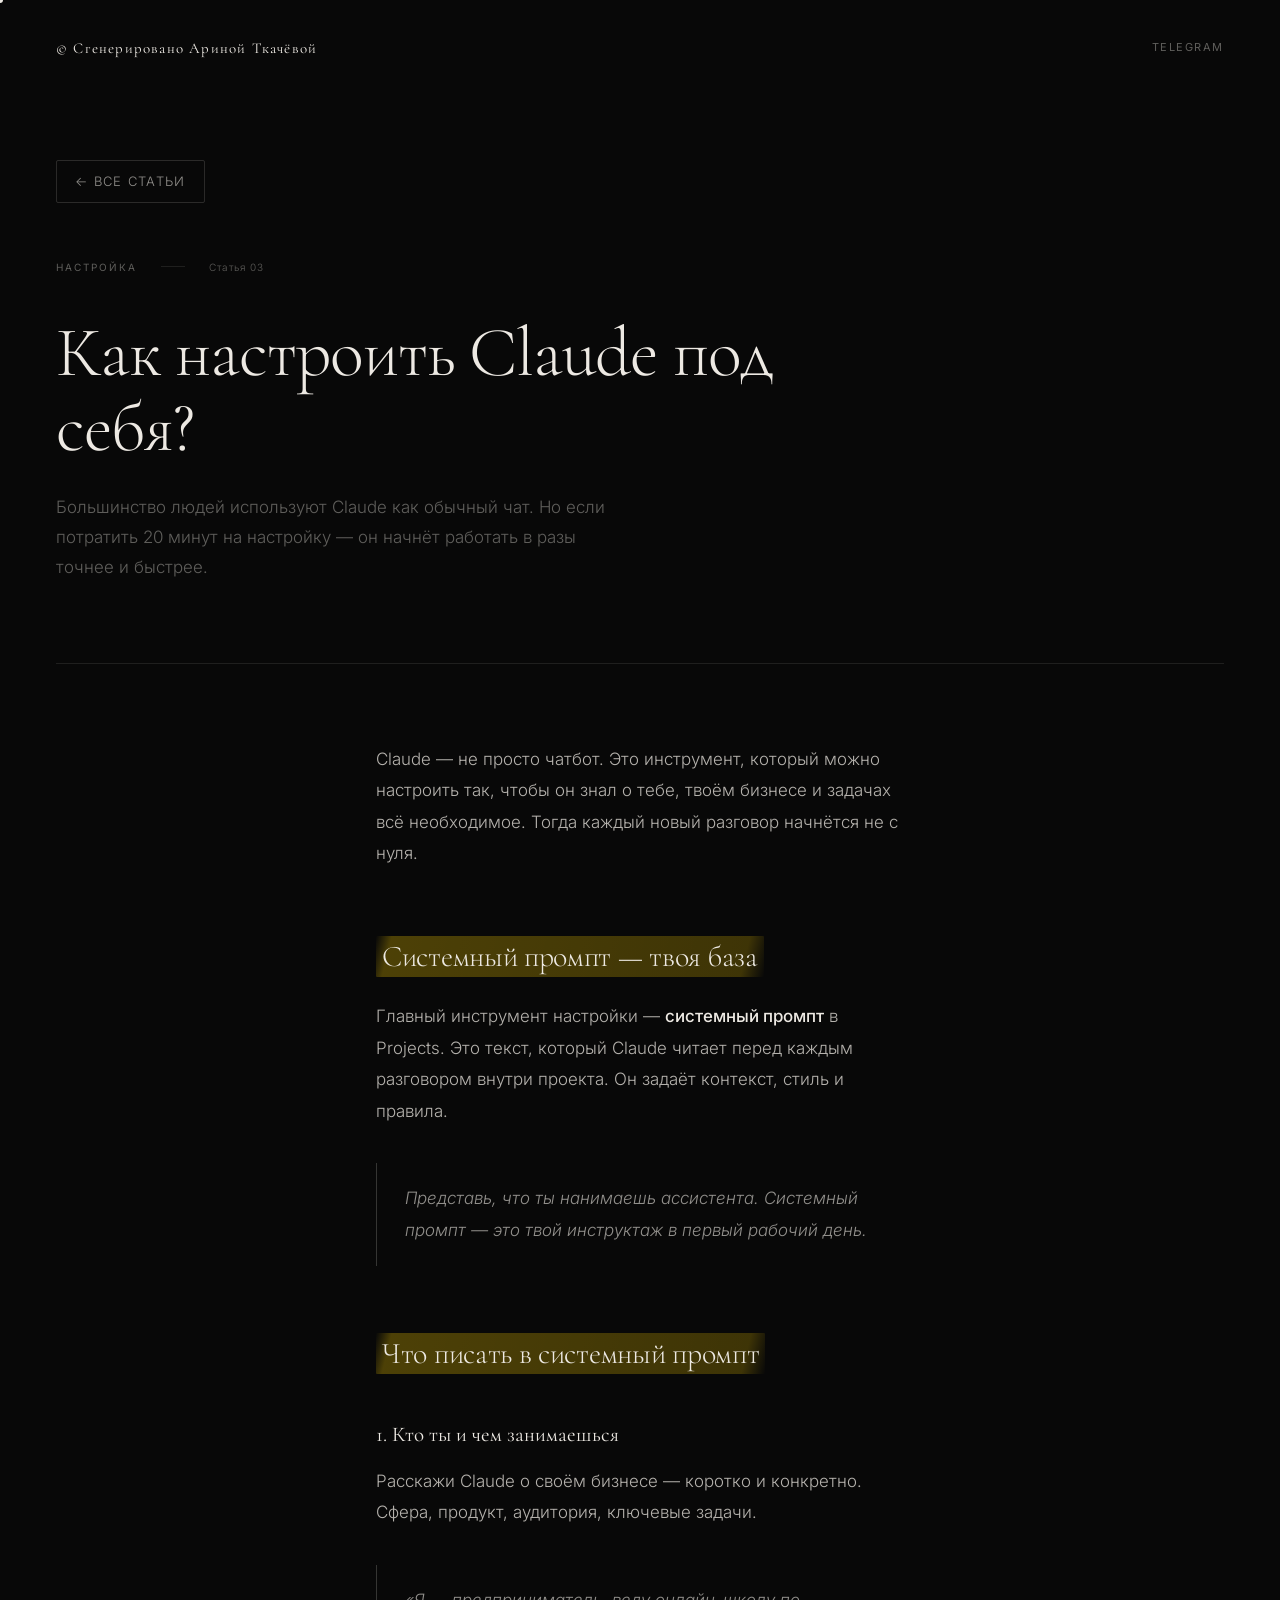
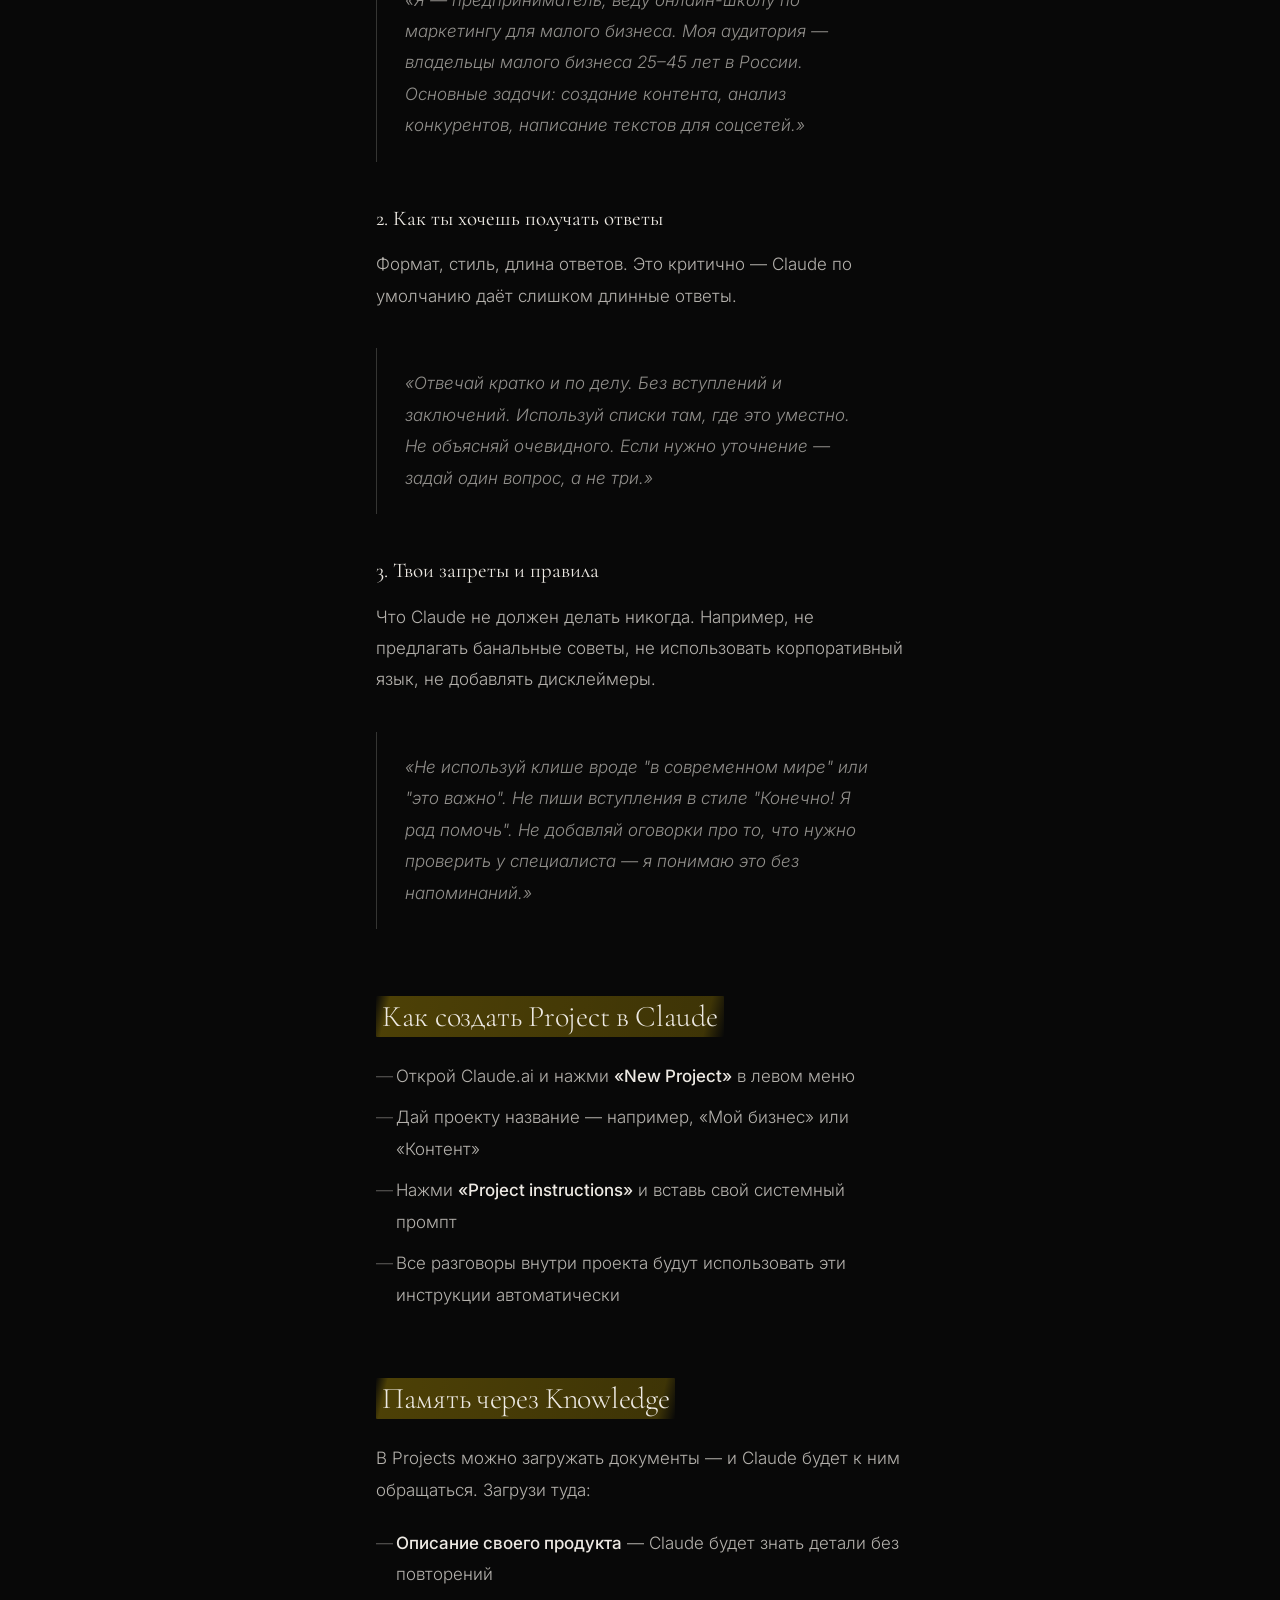
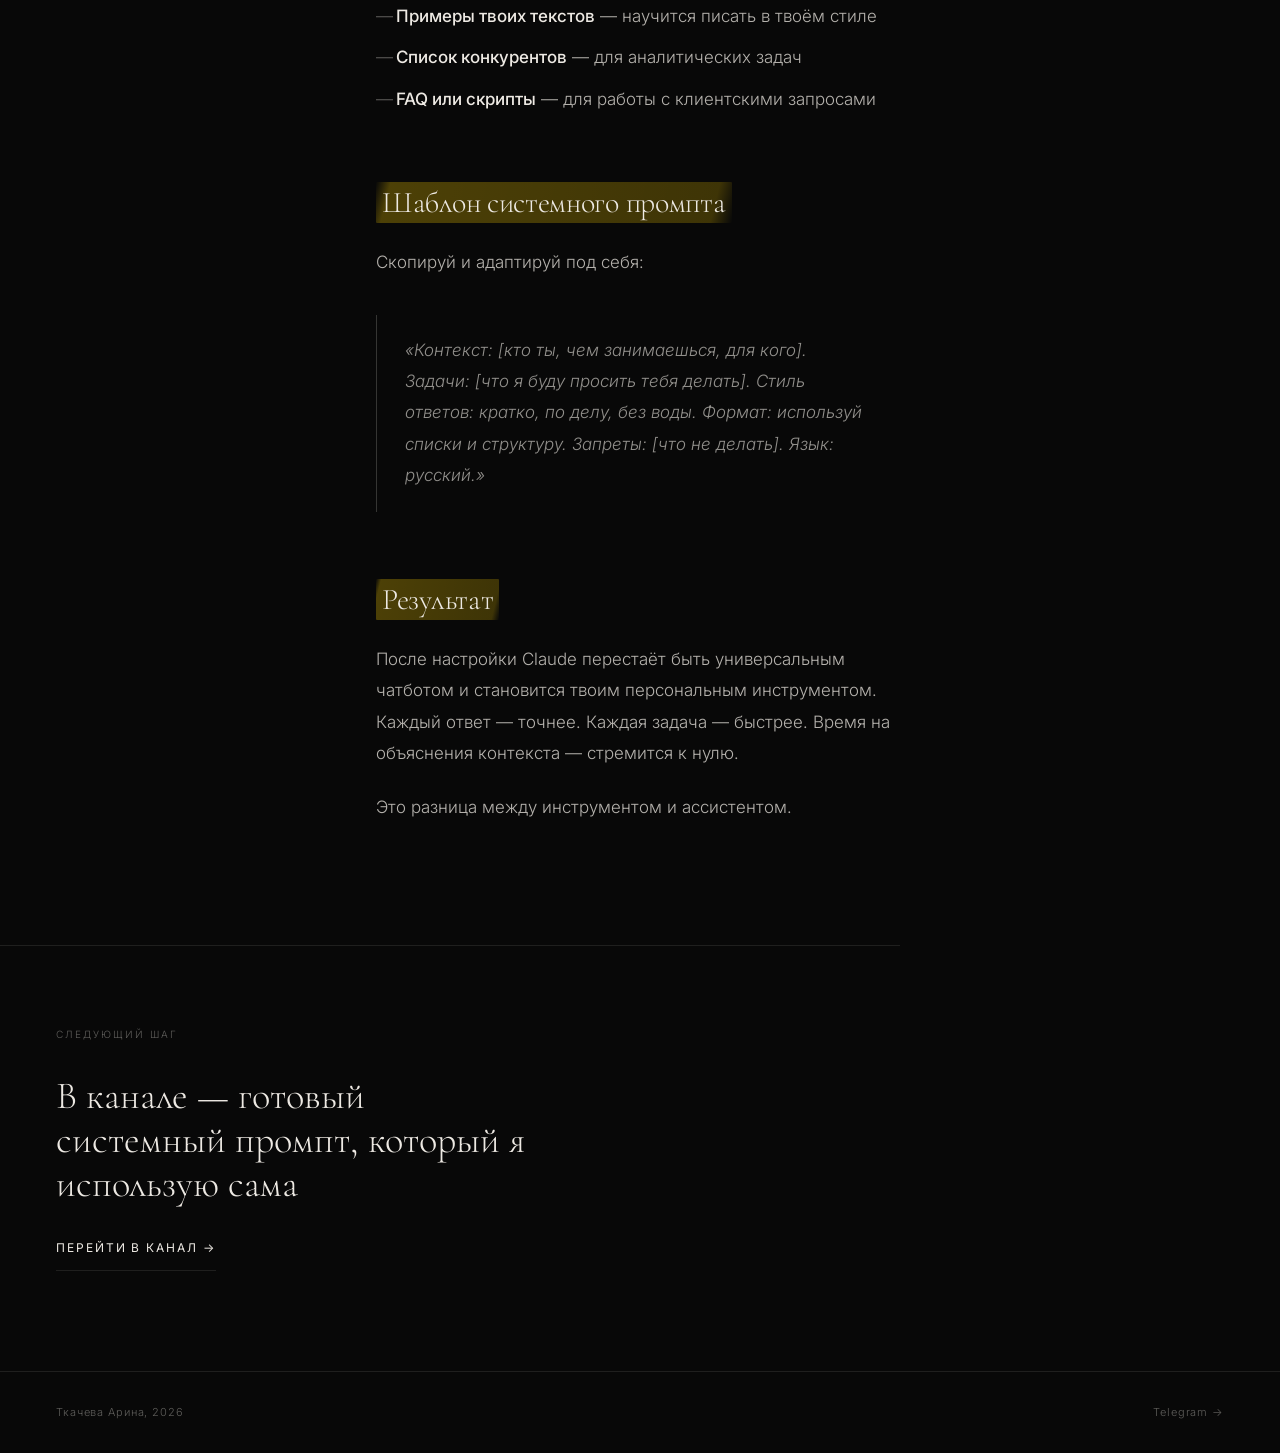
<file: article6.html>
<!DOCTYPE html>
<html lang="ru">
<head>
  <meta charset="UTF-8" />
  <meta name="viewport" content="width=device-width, initial-scale=1.0" />
  <title>Как настроить Claude под себя — Ткачева Арина</title>
  <link rel="preconnect" href="https://fonts.googleapis.com" />
  <link rel="preconnect" href="https://fonts.gstatic.com" crossorigin />
  <link href="https://fonts.googleapis.com/css2?family=Cormorant+Garamond:ital,wght@0,300;0,400;1,300;1,400&family=Inter:wght@300;400;500&display=swap" rel="stylesheet" />
  <link rel="stylesheet" href="styles.css" />
</head>
<body>

  <div class="cursor" id="cursor"></div>

  <!-- NAV -->
  <nav class="nav">
    <a href="index.html" class="nav-logo">&copy; Сгенерировано Ариной Ткачёвой</a>
    <a href="https://t.me/+708grZ9ppzlkYTQ6" target="_blank" class="btn-tg">Telegram</a>
  </nav>

  <!-- ARTICLE HERO -->
  <div class="article-hero">
    <a href="index.html#articles" class="back-link">← Все статьи</a>
    <div class="article-meta">
      <span class="article-tag">Настройка</span>
      <div class="article-meta-sep"></div>
      <span class="article-num">Статья 03</span>
    </div>
    <h1 class="article-title">Как настроить Claude под себя?</h1>
    <p class="article-subtitle">Большинство людей используют Claude как обычный чат. Но если потратить 20 минут на настройку — он начнёт работать в разы точнее и быстрее.</p>
  </div>

  <div class="article-divider"></div>

  <div class="article-body">

    <p>Claude — не просто чатбот. Это инструмент, который можно настроить так, чтобы он знал о тебе, твоём бизнесе и задачах всё необходимое. Тогда каждый новый разговор начнётся не с нуля.</p>

    <h2><mark>Системный промпт — твоя база</mark></h2>

    <p>Главный инструмент настройки — <strong>системный промпт</strong> в Projects. Это текст, который Claude читает перед каждым разговором внутри проекта. Он задаёт контекст, стиль и правила.</p>

    <div class="highlight">
      <p>Представь, что ты нанимаешь ассистента. Системный промпт — это твой инструктаж в первый рабочий день.</p>
    </div>

    <h2><mark>Что писать в системный промпт</mark></h2>

    <h3>1. Кто ты и чем занимаешься</h3>
    <p>Расскажи Claude о своём бизнесе — коротко и конкретно. Сфера, продукт, аудитория, ключевые задачи.</p>

    <div class="highlight">
      <p>«Я — предприниматель, веду онлайн-школу по маркетингу для малого бизнеса. Моя аудитория — владельцы малого бизнеса 25–45 лет в России. Основные задачи: создание контента, анализ конкурентов, написание текстов для соцсетей.»</p>
    </div>

    <h3>2. Как ты хочешь получать ответы</h3>
    <p>Формат, стиль, длина ответов. Это критично — Claude по умолчанию даёт слишком длинные ответы.</p>

    <div class="highlight">
      <p>«Отвечай кратко и по делу. Без вступлений и заключений. Используй списки там, где это уместно. Не объясняй очевидного. Если нужно уточнение — задай один вопрос, а не три.»</p>
    </div>

    <h3>3. Твои запреты и правила</h3>
    <p>Что Claude не должен делать никогда. Например, не предлагать банальные советы, не использовать корпоративный язык, не добавлять дисклеймеры.</p>

    <div class="highlight">
      <p>«Не используй клише вроде "в современном мире" или "это важно". Не пиши вступления в стиле "Конечно! Я рад помочь". Не добавляй оговорки про то, что нужно проверить у специалиста — я понимаю это без напоминаний.»</p>
    </div>

    <h2><mark>Как создать Project в Claude</mark></h2>

    <ul>
      <li>Открой Claude.ai и нажми <strong>«New Project»</strong> в левом меню</li>
      <li>Дай проекту название — например, «Мой бизнес» или «Контент»</li>
      <li>Нажми <strong>«Project instructions»</strong> и вставь свой системный промпт</li>
      <li>Все разговоры внутри проекта будут использовать эти инструкции автоматически</li>
    </ul>

    <h2><mark>Память через Knowledge</mark></h2>

    <p>В Projects можно загружать документы — и Claude будет к ним обращаться. Загрузи туда:</p>

    <ul>
      <li><strong>Описание своего продукта</strong> — Claude будет знать детали без повторений</li>
      <li><strong>Примеры твоих текстов</strong> — научится писать в твоём стиле</li>
      <li><strong>Список конкурентов</strong> — для аналитических задач</li>
      <li><strong>FAQ или скрипты</strong> — для работы с клиентскими запросами</li>
    </ul>

    <h2><mark>Шаблон системного промпта</mark></h2>

    <p>Скопируй и адаптируй под себя:</p>

    <div class="highlight">
      <p>«Контекст: [кто ты, чем занимаешься, для кого]. Задачи: [что я буду просить тебя делать]. Стиль ответов: кратко, по делу, без воды. Формат: используй списки и структуру. Запреты: [что не делать]. Язык: русский.»</p>
    </div>

    <h2><mark>Результат</mark></h2>

    <p>После настройки Claude перестаёт быть универсальным чатботом и становится твоим персональным инструментом. Каждый ответ — точнее. Каждая задача — быстрее. Время на объяснения контекста — стремится к нулю.</p>

    <p>Это разница между инструментом и ассистентом.</p>

  </div>

  <!-- ARTICLE CTA -->
  <div class="article-cta">
    <p>Следующий шаг</p>
    <h3>В канале — готовый системный промпт, который я использую сама</h3>
    <a href="https://t.me/+708grZ9ppzlkYTQ6" target="_blank" class="btn-primary">Перейти в канал →</a>
  </div>

  <!-- FOOTER -->
  <footer class="footer">
    <span>Ткачева Арина, 2026</span>
    <a href="https://t.me/+708grZ9ppzlkYTQ6" target="_blank">Telegram →</a>
  </footer>

  <script>
    const cursor = document.getElementById('cursor');
    document.addEventListener('mousemove', e => {
      cursor.style.left = e.clientX + 'px';
      cursor.style.top = e.clientY + 'px';
    });
    document.querySelectorAll('a, button').forEach(el => {
      el.addEventListener('mouseenter', () => cursor.classList.add('hover'));
      el.addEventListener('mouseleave', () => cursor.classList.remove('hover'));
    });
  </script>

</body>
</html>
</file>
<file: styles.css>
/* ─── RESET & BASE ─────────────────────────────────────────── */
*, *::before, *::after { box-sizing: border-box; margin: 0; padding: 0; }

:root {
  --bg: #080808;
  --text: #ede9e3;
  --muted: rgba(237,233,227,0.38);
  --line: rgba(237,233,227,0.1);
  --serif: 'Cormorant Garamond', Georgia, serif;
  --sans: 'Inter', system-ui, sans-serif;
}

html { scroll-behavior: smooth; }

mark {
  background: linear-gradient(104deg,
    rgba(255,210,0,0) 0%,
    rgba(255,210,0,0.28) 4%,
    rgba(255,210,0,0.22) 94%,
    rgba(255,210,0,0) 100%);
  color: inherit;
  padding: 2px 6px;
  border-radius: 1px;
  -webkit-box-decoration-break: clone;
  box-decoration-break: clone;
}

::selection {
  background: rgba(237,233,227,0.2);
  color: var(--text);
}

body {
  background: var(--bg);
  color: var(--text);
  font-family: var(--sans);
  font-weight: 300;
  font-size: 16px;
  line-height: 1.6;
  -webkit-font-smoothing: antialiased;
  cursor: none;
}

a { text-decoration: none; color: inherit; }

/* ─── CUSTOM CURSOR ────────────────────────────────────────── */
.cursor {
  position: fixed;
  width: 6px;
  height: 6px;
  background: var(--text);
  border-radius: 50%;
  pointer-events: none;
  z-index: 9999;
  transform: translate(-50%, -50%);
  transition: transform 0.1s, width 0.25s, height 0.25s, opacity 0.25s;
}

.cursor.hover {
  width: 40px;
  height: 40px;
  background: transparent;
  border: 1px solid rgba(237,233,227,0.4);
}

/* ─── NAV ──────────────────────────────────────────────────── */
.nav {
  position: fixed;
  top: 0; left: 0; right: 0;
  z-index: 100;
  display: flex;
  align-items: center;
  justify-content: space-between;
  padding: 36px 56px;
  mix-blend-mode: normal;
}


.nav-logo {
  font-family: var(--serif);
  font-size: 15px;
  font-weight: 400;
  letter-spacing: 0.08em;
  color: var(--text);
  transition: opacity 0.3s;
}
.nav-logo:hover { opacity: 0.5; }

.btn-tg {
  font-size: 11px;
  font-weight: 400;
  letter-spacing: 0.14em;
  text-transform: uppercase;
  color: var(--muted);
  transition: color 0.3s;
}
.btn-tg:hover { color: var(--text); }

/* ─── HERO ─────────────────────────────────────────────────── */
.hero {
  position: relative;
  height: 100vh;
  display: grid;
  grid-template-columns: 1fr 1fr;
  overflow: hidden;
}

.hero-left {
  display: flex;
  flex-direction: column;
  justify-content: center;
  padding: 140px 56px 56px;
  position: relative;
  z-index: 2;
}

.hero-tag {
  font-size: 10px;
  font-weight: 400;
  letter-spacing: 0.2em;
  text-transform: uppercase;
  color: var(--muted);
  margin-bottom: 28px;
}

.hero-title {
  font-family: var(--serif);
  font-size: clamp(48px, 5.5vw, 80px);
  font-weight: 300;
  line-height: 1.05;
  letter-spacing: -0.01em;
  margin-bottom: 32px;
}

.hero-title em {
  font-style: italic;
  font-weight: 300;
}

.hero-sub {
  font-size: 16px;
  font-weight: 300;
  color: rgba(237,233,227,0.6);
  line-height: 1.85;
  max-width: 380px;
}

.hero-right {
  position: relative;
  overflow: hidden;
}

.hero-right::before {
  content: '';
  position: absolute;
  inset: 0;
  background: linear-gradient(to right, var(--bg) 0%, transparent 30%),
              linear-gradient(to top, var(--bg) 0%, transparent 15%);
  z-index: 1;
}

.hero-right img {
  width: 100%;
  height: 100%;
  object-fit: cover;
  object-position: center top;
  filter: grayscale(100%) brightness(0.52) contrast(1.1);
  display: block;
}

.hero-scroll {
  position: absolute;
  bottom: 72px;
  right: 56px;
  font-size: 11px;
  letter-spacing: 0.16em;
  text-transform: uppercase;
  color: var(--muted);
  z-index: 2;
  writing-mode: vertical-rl;
  animation: fade 3s ease-in-out infinite;
}

@keyframes fade {
  0%, 100% { opacity: 0.4; }
  50% { opacity: 1; }
}

/* ─── ARTICLES ─────────────────────────────────────────────── */
.articles {
  padding: 120px 56px;
  max-width: 1100px;
}

.section-label {
  font-size: 10px;
  font-weight: 400;
  letter-spacing: 0.22em;
  text-transform: uppercase;
  color: var(--muted);
  margin-bottom: 64px;
}

.articles-list {
  border-top: 1px solid var(--line);
}

.article-item {
  display: grid;
  grid-template-columns: 56px 1fr auto;
  align-items: center;
  gap: 40px;
  padding: 36px 0;
  border-bottom: 1px solid var(--line);
  transition: all 0.35s;
  position: relative;
  overflow: hidden;
}

.article-item::before {
  content: '';
  position: absolute;
  left: 0; top: 0; bottom: 0;
  width: 0;
  background: rgba(237,233,227,0.03);
  transition: width 0.4s ease;
}

.article-item:hover::before { width: 100%; }

.article-item:hover .item-num { opacity: 1; }
.article-item:hover .item-title { letter-spacing: 0.005em; }
.article-item:hover .item-arrow { opacity: 1; transform: translateX(0); }

.item-num {
  font-family: var(--serif);
  font-size: 13px;
  font-weight: 400;
  color: var(--muted);
  opacity: 0.6;
  transition: opacity 0.3s;
  position: relative;
  z-index: 1;
}

.item-content {
  position: relative;
  z-index: 1;
}

.item-tag {
  font-size: 9px;
  font-weight: 500;
  letter-spacing: 0.2em;
  text-transform: uppercase;
  color: var(--muted);
  margin-bottom: 8px;
  display: block;
}

.item-title {
  font-family: var(--serif);
  font-size: clamp(20px, 2.2vw, 28px);
  font-weight: 300;
  line-height: 1.2;
  letter-spacing: -0.005em;
  color: var(--text);
  transition: letter-spacing 0.35s;
}

.item-arrow {
  font-size: 18px;
  color: var(--muted);
  opacity: 0;
  transform: translateX(-8px);
  transition: all 0.35s;
  position: relative;
  z-index: 1;
  white-space: nowrap;
}

/* ─── CTA ──────────────────────────────────────────────────── */
.cta {
  padding: 120px 56px;
  border-top: 1px solid var(--line);
  display: grid;
  grid-template-columns: 1fr 1fr;
  align-items: end;
  gap: 80px;
}

.cta-left {
  font-family: var(--serif);
  font-size: clamp(36px, 4vw, 56px);
  font-weight: 300;
  line-height: 1.1;
  letter-spacing: -0.01em;
}

.cta-left em { font-style: italic; }

.cta-right {
  display: flex;
  flex-direction: column;
  gap: 24px;
}

.cta-desc {
  font-size: 14px;
  font-weight: 300;
  color: var(--muted);
  line-height: 1.8;
  max-width: 320px;
}

.btn-primary {
  display: inline-flex;
  align-items: center;
  gap: 12px;
  font-size: 12px;
  font-weight: 400;
  letter-spacing: 0.16em;
  text-transform: uppercase;
  color: var(--text);
  padding-bottom: 12px;
  border-bottom: 1px solid var(--line);
  transition: border-color 0.3s, gap 0.3s;
  width: fit-content;
}

.btn-primary:hover {
  border-color: rgba(237,233,227,0.5);
  gap: 20px;
}

/* ─── FOOTER ───────────────────────────────────────────────── */
.footer {
  display: flex;
  justify-content: space-between;
  align-items: center;
  padding: 32px 56px;
  border-top: 1px solid var(--line);
  font-size: 11px;
  letter-spacing: 0.08em;
  color: var(--muted);
}

.footer a { transition: color 0.3s; }
.footer a:hover { color: var(--text); }

/* ─── ARTICLE PAGE ─────────────────────────────────────────── */
.article-hero {
  padding: 160px 56px 80px;
  max-width: 900px;
}

.article-meta {
  display: flex;
  align-items: center;
  gap: 24px;
  margin-bottom: 40px;
}

.article-tag {
  font-size: 10px;
  font-weight: 400;
  letter-spacing: 0.2em;
  text-transform: uppercase;
  color: var(--muted);
}

.article-num {
  font-size: 10px;
  letter-spacing: 0.1em;
  color: var(--muted);
}

.article-meta-sep {
  width: 24px;
  height: 1px;
  background: var(--line);
}

.article-title {
  font-family: var(--serif);
  font-size: clamp(40px, 5.5vw, 72px);
  font-weight: 300;
  line-height: 1.07;
  letter-spacing: -0.015em;
  margin-bottom: 28px;
}

.article-subtitle {
  font-size: 17px;
  font-weight: 300;
  color: var(--muted);
  line-height: 1.75;
  max-width: 560px;
}

.article-divider {
  height: 1px;
  background: var(--line);
  margin: 0 56px;
}

.article-body {
  max-width: 640px;
  margin: 0 auto;
  padding: 80px 56px 100px;
}

.article-body h2 {
  font-family: var(--serif);
  font-size: 30px;
  font-weight: 300;
  letter-spacing: -0.01em;
  margin: 64px 0 20px;
  color: var(--text);
}

.article-body h3 {
  font-family: var(--serif);
  font-size: 21px;
  font-weight: 400;
  margin: 40px 0 14px;
  color: var(--text);
}

.article-body p {
  font-size: 17px;
  font-weight: 300;
  line-height: 1.85;
  color: rgba(237,233,227,0.75);
  margin-bottom: 22px;
}

.article-body ul, .article-body ol {
  padding-left: 0;
  margin-bottom: 22px;
  list-style: none;
}

.article-body li {
  font-size: 17px;
  font-weight: 300;
  line-height: 1.85;
  color: rgba(237,233,227,0.75);
  margin-bottom: 10px;
  padding-left: 20px;
  position: relative;
}

.article-body li::before {
  content: '—';
  position: absolute;
  left: 0;
  color: var(--muted);
}

.article-body strong {
  font-weight: 500;
  color: var(--text);
}

.article-body .highlight {
  border-left: 1px solid rgba(237,233,227,0.2);
  padding: 20px 28px;
  margin: 36px 0;
}

.article-body .highlight p {
  margin: 0;
  font-style: italic;
  color: rgba(237,233,227,0.6);
}

/* ─── BACK LINK ────────────────────────────────────────────── */
.back-link {
  display: inline-flex;
  align-items: center;
  gap: 10px;
  font-size: 13px;
  letter-spacing: 0.1em;
  text-transform: uppercase;
  color: rgba(237,233,227,0.6);
  margin-bottom: 56px;
  border: 1px solid rgba(237,233,227,0.15);
  border-radius: 2px;
  padding: 10px 18px;
  transition: color 0.3s, gap 0.3s, border-color 0.3s, background 0.3s;
}
.back-link:hover {
  color: var(--text);
  gap: 16px;
  border-color: rgba(237,233,227,0.35);
  background: rgba(237,233,227,0.04);
}

/* ─── ARTICLE CTA ──────────────────────────────────────────── */
.article-cta {
  border-top: 1px solid var(--line);
  padding: 80px 56px 100px;
  display: flex;
  flex-direction: column;
  gap: 32px;
  max-width: 900px;
}

.article-cta p {
  font-size: 10px;
  letter-spacing: 0.2em;
  text-transform: uppercase;
  color: var(--muted);
}

.article-cta h3 {
  font-family: var(--serif);
  font-size: clamp(28px, 3vw, 42px);
  font-weight: 300;
  line-height: 1.15;
  max-width: 480px;
}

/* ─── CURSOR SCRIPT ────────────────────────────────────────── */

/* ─── RESPONSIVE ───────────────────────────────────────────── */
@media (max-width: 768px) {

  /* Cursor */
  body { cursor: auto; }
  .cursor { display: none; }

  /* Nav */
  .nav {
    padding: 28px 24px;
  }
  .nav-logo { font-size: 14px; }
  .btn-tg { font-size: 10px; letter-spacing: 0.12em; }

  /* Hero — фото на весь экран, текст поверх */
  .hero {
    grid-template-columns: 1fr;
    height: 100svh;
    min-height: 600px;
    position: relative;
  }

  .hero-right {
    position: absolute;
    inset: 0;
    width: 100%;
    z-index: 0;
  }

  .hero-right::before {
    background: linear-gradient(to top, var(--bg) 0%, rgba(8,8,8,0.7) 50%, rgba(8,8,8,0.3) 100%);
  }

  .hero-right img {
    filter: grayscale(100%) brightness(0.45) contrast(1.1);
  }

  .hero-left {
    position: relative;
    z-index: 2;
    justify-content: flex-end;
    padding: 0 24px 56px;
  }

  .hero-tag { font-size: 9px; margin-bottom: 20px; }

  .hero-title {
    font-size: clamp(38px, 10vw, 56px);
    margin-bottom: 20px;
  }

  .hero-sub {
    font-size: 14px;
    max-width: 100%;
  }

  .hero-scroll { display: none; }

  /* Articles */
  .articles {
    padding: 64px 24px 80px;
  }

  .section-label { margin-bottom: 40px; }

  .article-item {
    grid-template-columns: 32px 1fr 20px;
    gap: 16px;
    padding: 24px 0;
  }

  .item-num { font-size: 12px; }

  .item-title {
    font-size: clamp(17px, 4.5vw, 22px);
  }

  .item-arrow {
    opacity: 0.35;
    transform: none;
    font-size: 14px;
  }

  /* CTA */
  .cta {
    padding: 72px 24px 80px;
    grid-template-columns: 1fr;
    gap: 36px;
    align-items: start;
  }

  .cta-left {
    font-size: clamp(30px, 8vw, 42px);
  }

  .cta-desc { max-width: 100%; }

  /* Footer */
  .footer {
    padding: 24px 24px;
    font-size: 10px;
  }

  /* Article page */
  .article-hero {
    padding: 110px 24px 52px;
    max-width: 100%;
  }

  .article-meta { margin-bottom: 28px; gap: 16px; }

  .article-title {
    font-size: clamp(32px, 9vw, 52px);
    margin-bottom: 20px;
  }

  .article-subtitle {
    font-size: 15px;
    max-width: 100%;
  }

  .article-divider { margin: 0 24px; }

  .article-body {
    padding: 52px 24px 72px;
    max-width: 100%;
  }

  .article-body h2 {
    font-size: 26px;
    margin: 48px 0 16px;
  }

  .article-body h3 { font-size: 19px; }

  .article-body p,
  .article-body li {
    font-size: 16px;
    line-height: 1.8;
  }

  .article-body .highlight {
    padding: 16px 20px;
    margin: 28px 0;
  }

  .back-link { margin-bottom: 36px; }

  .article-cta {
    padding: 52px 24px 72px;
    max-width: 100%;
    gap: 24px;
  }

  .article-cta h3 {
    font-size: clamp(24px, 7vw, 36px);
    max-width: 100%;
  }
}
</file>
